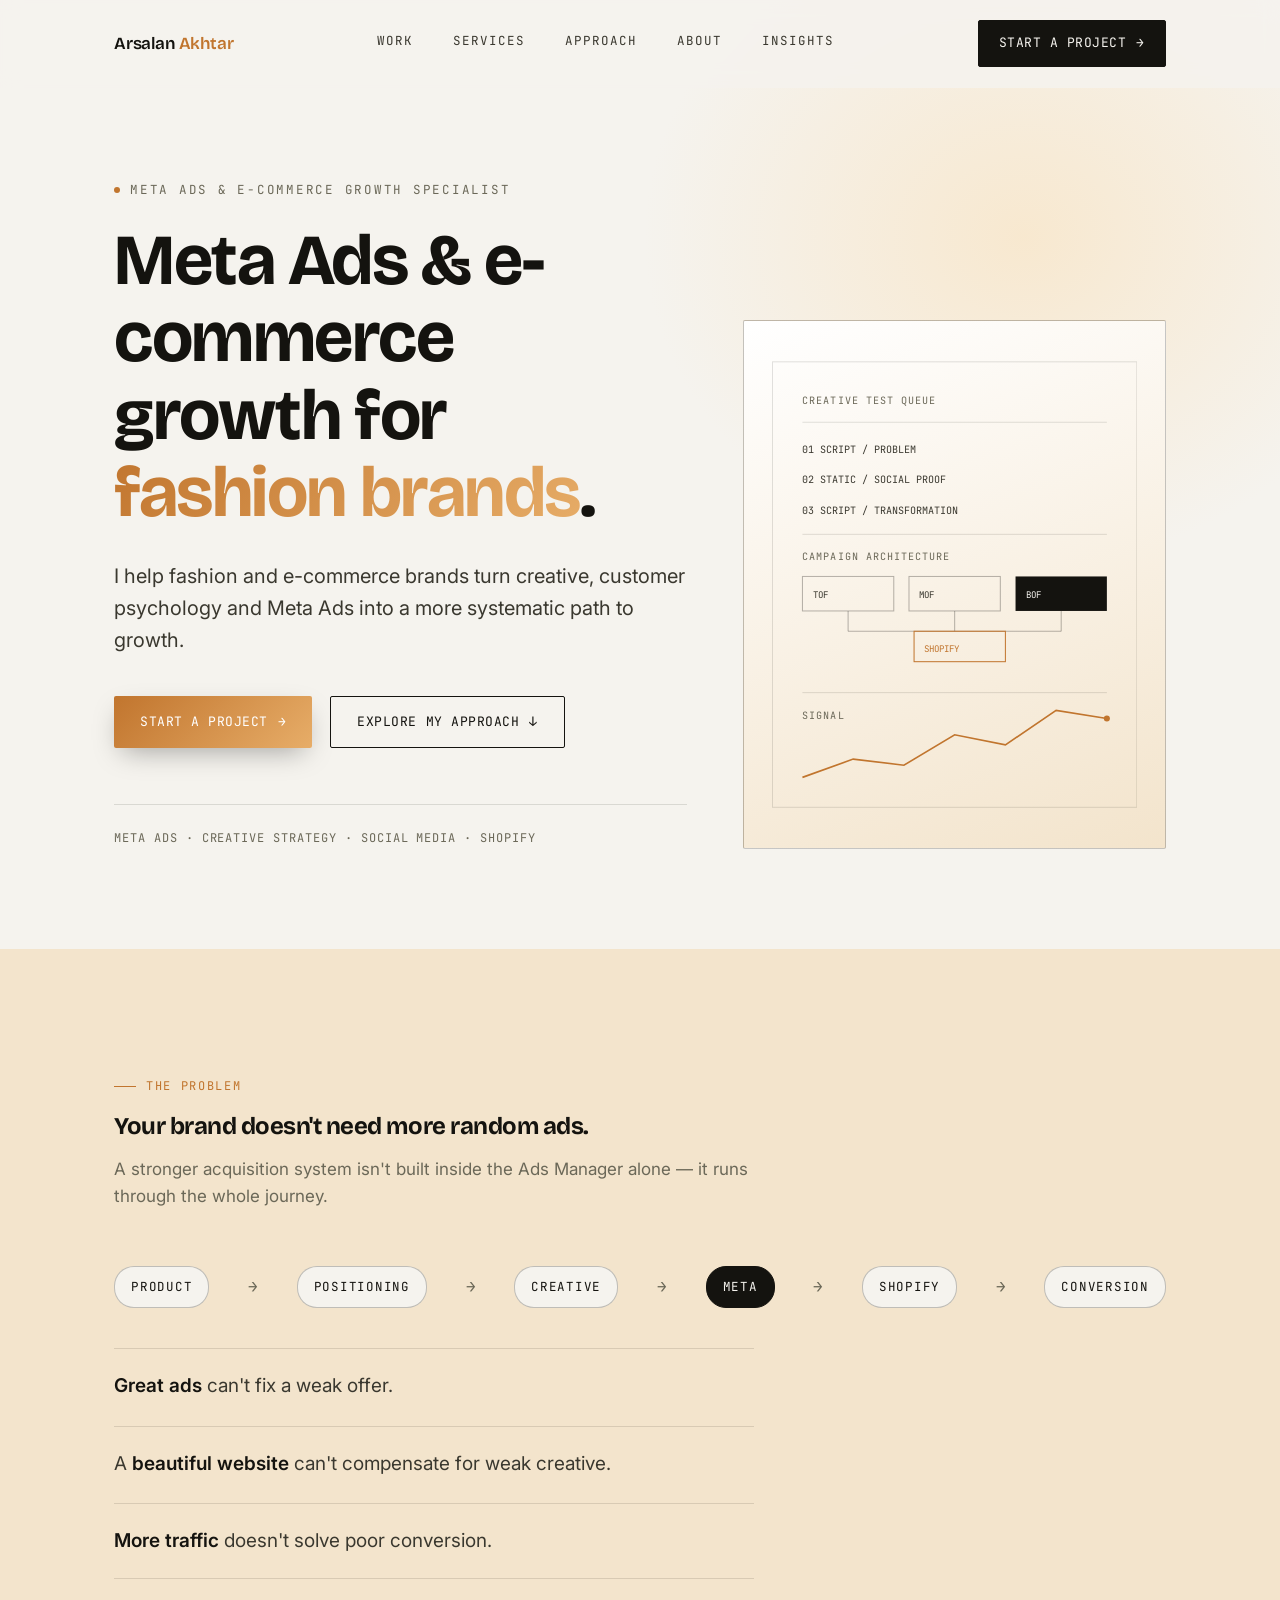
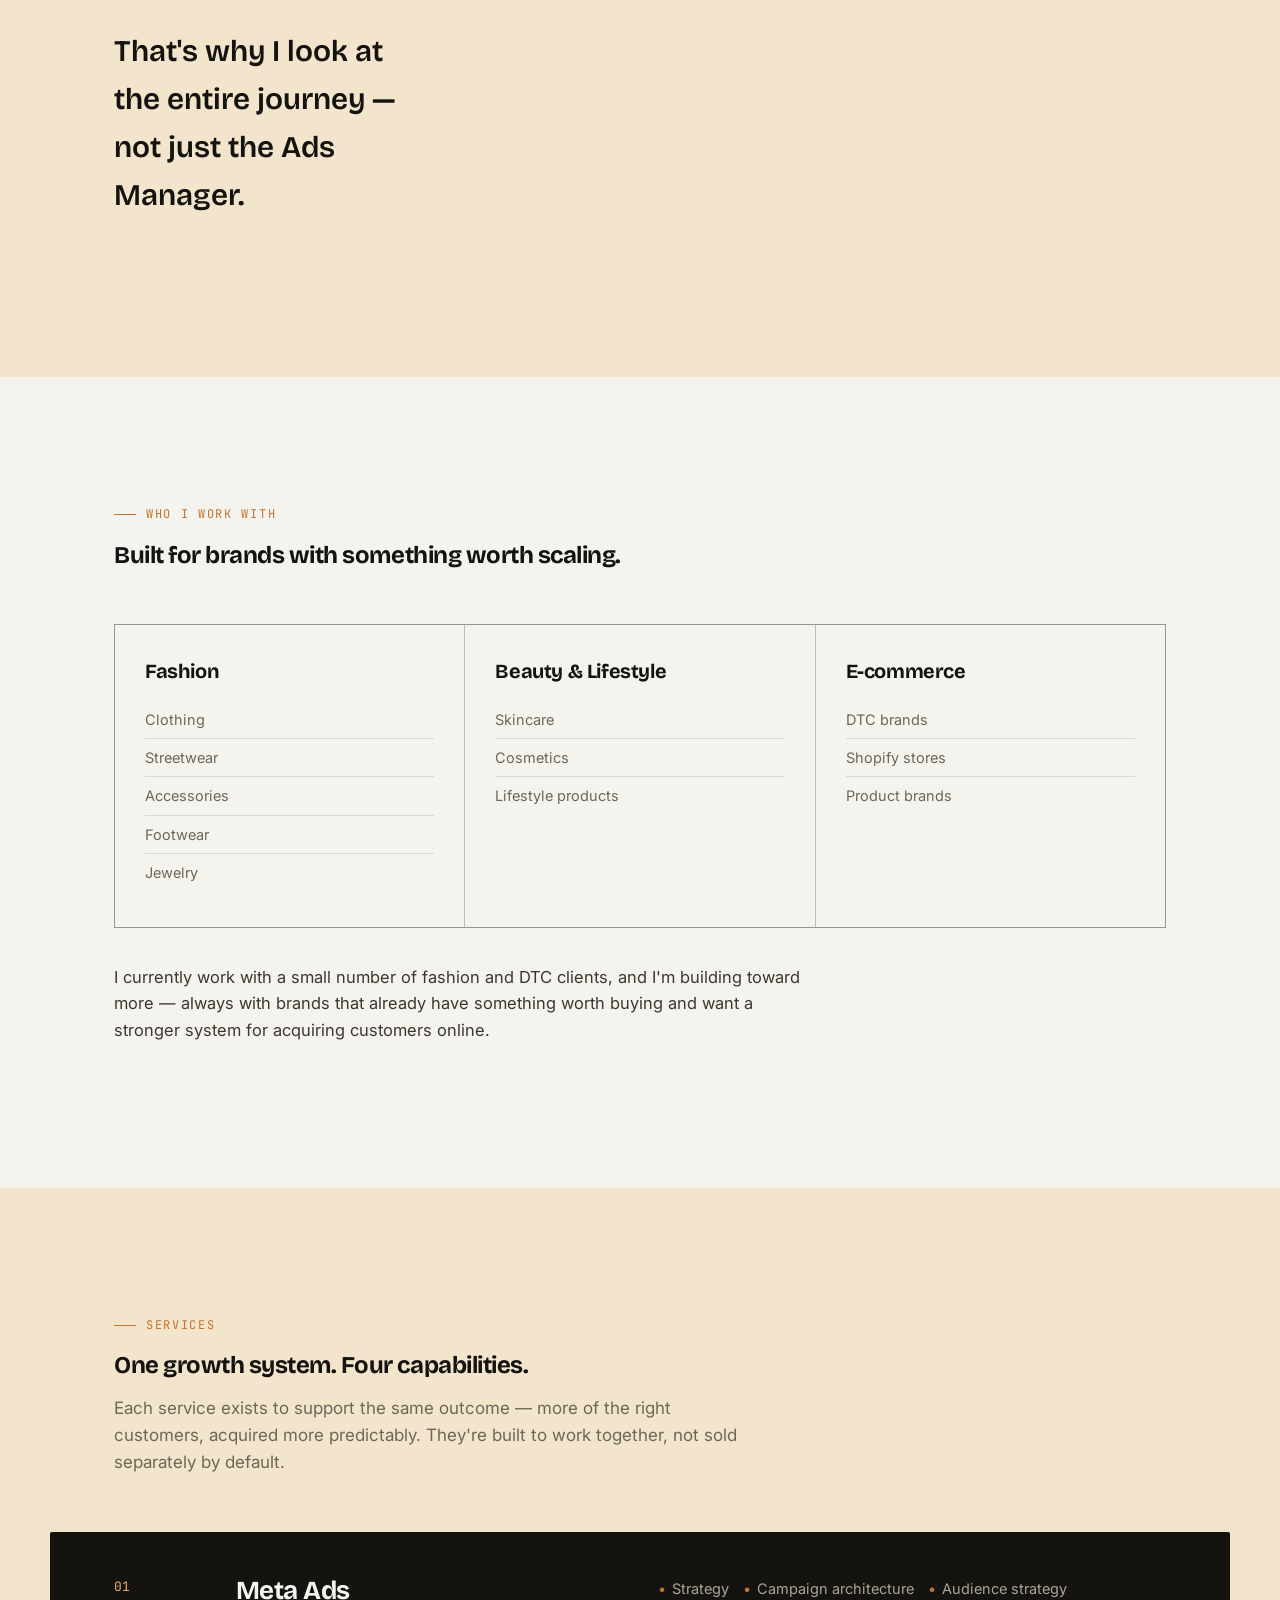
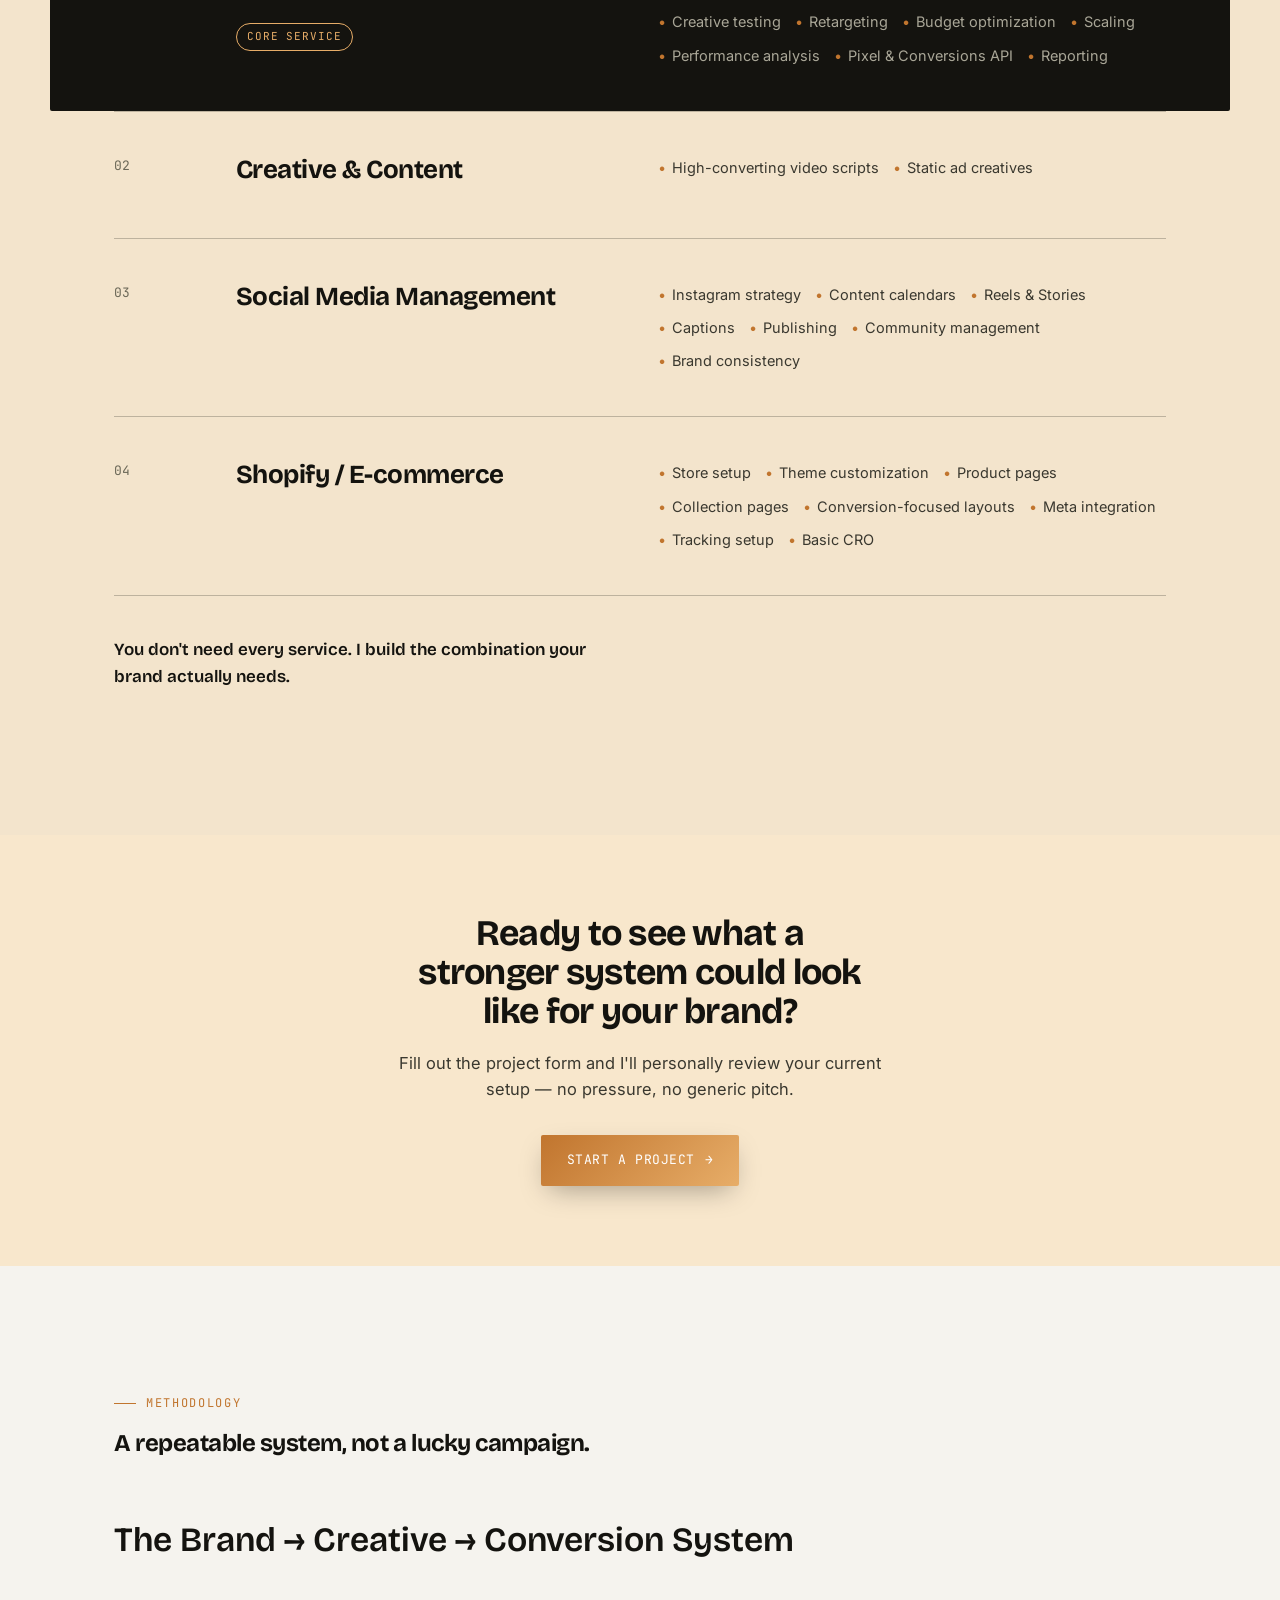
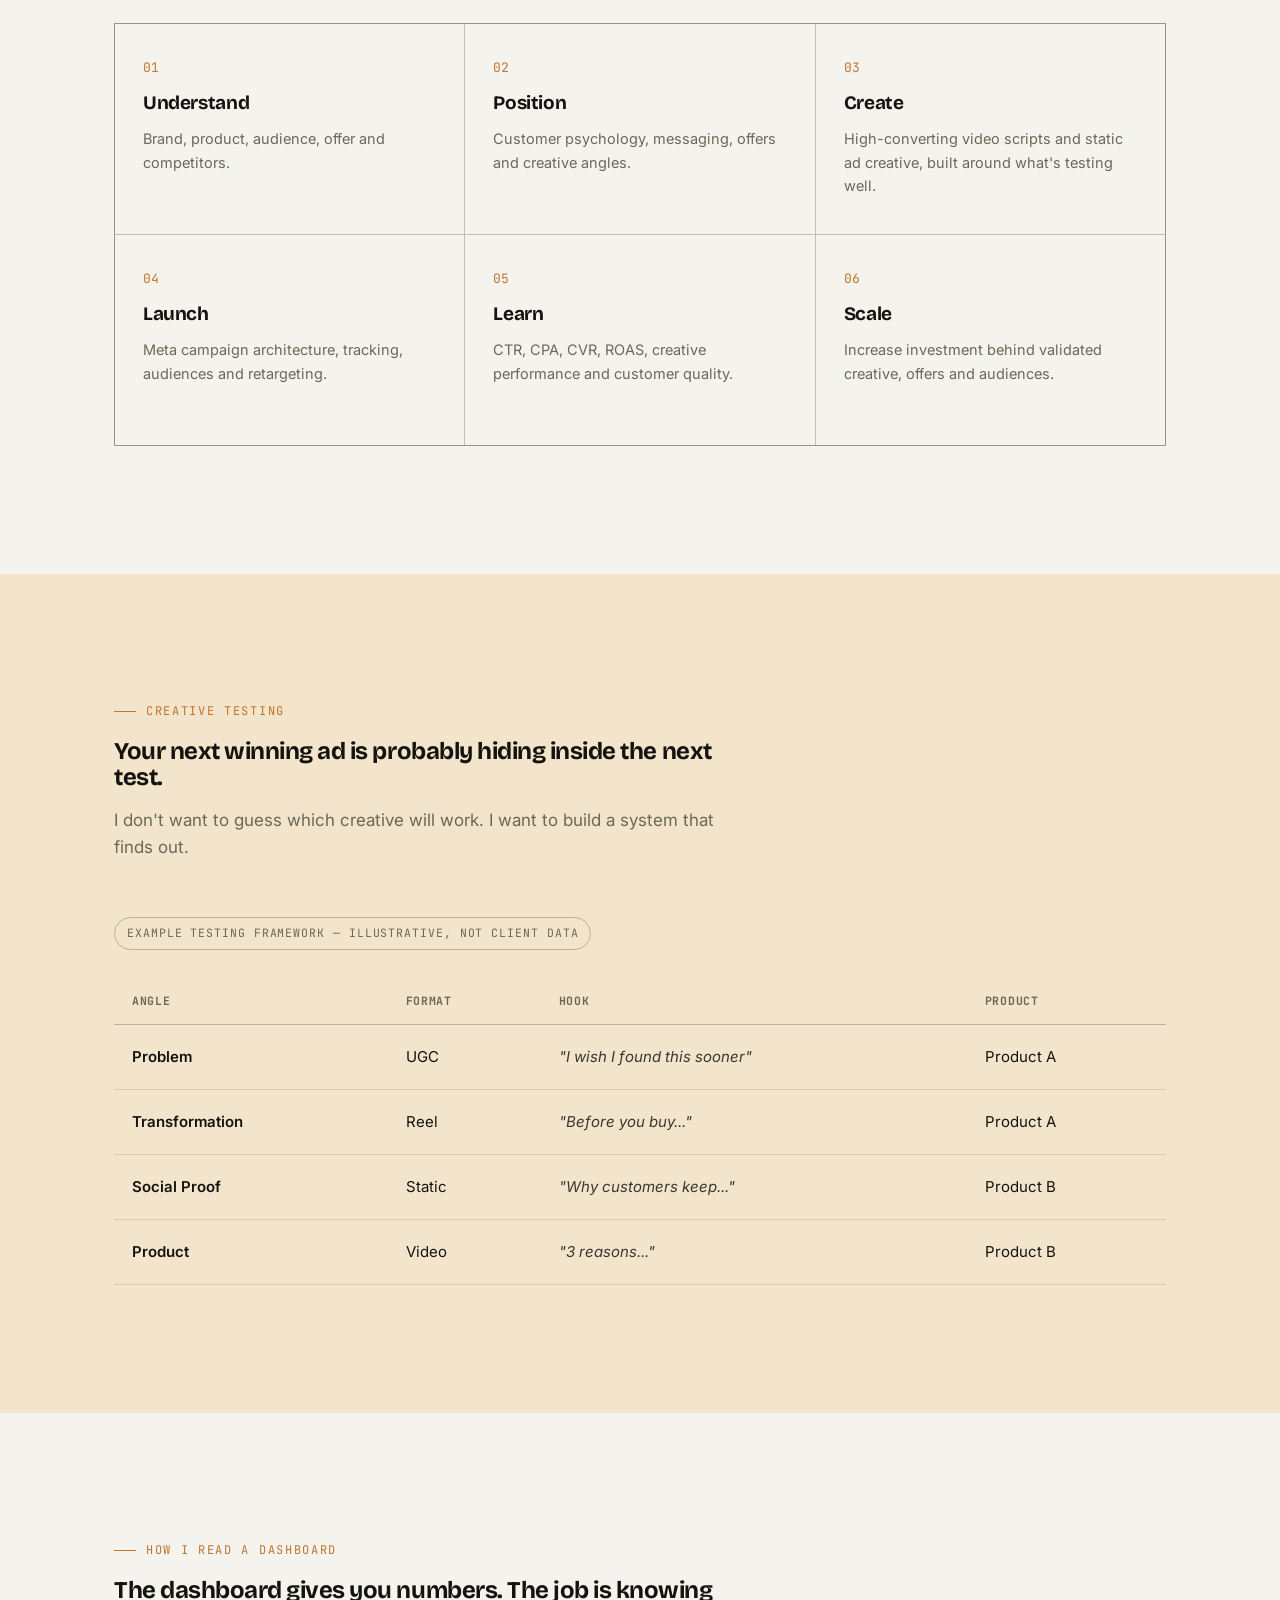
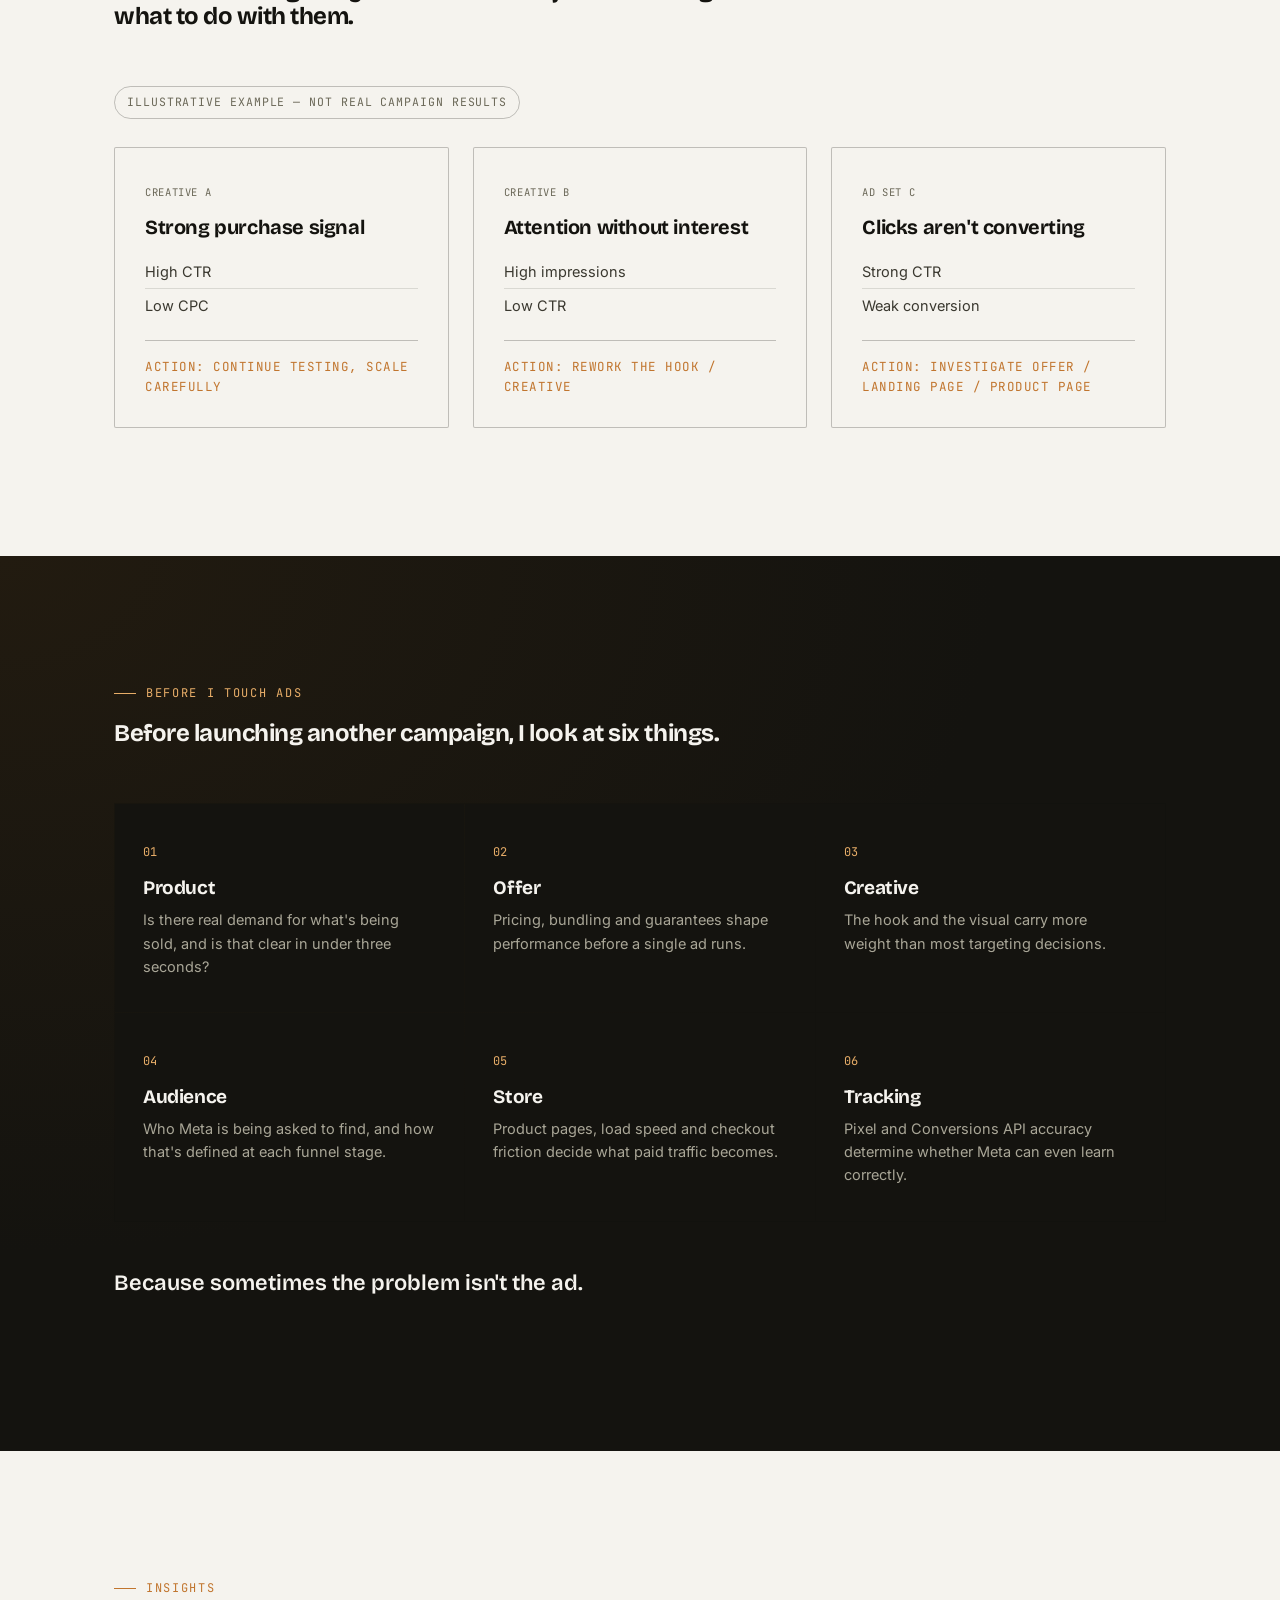
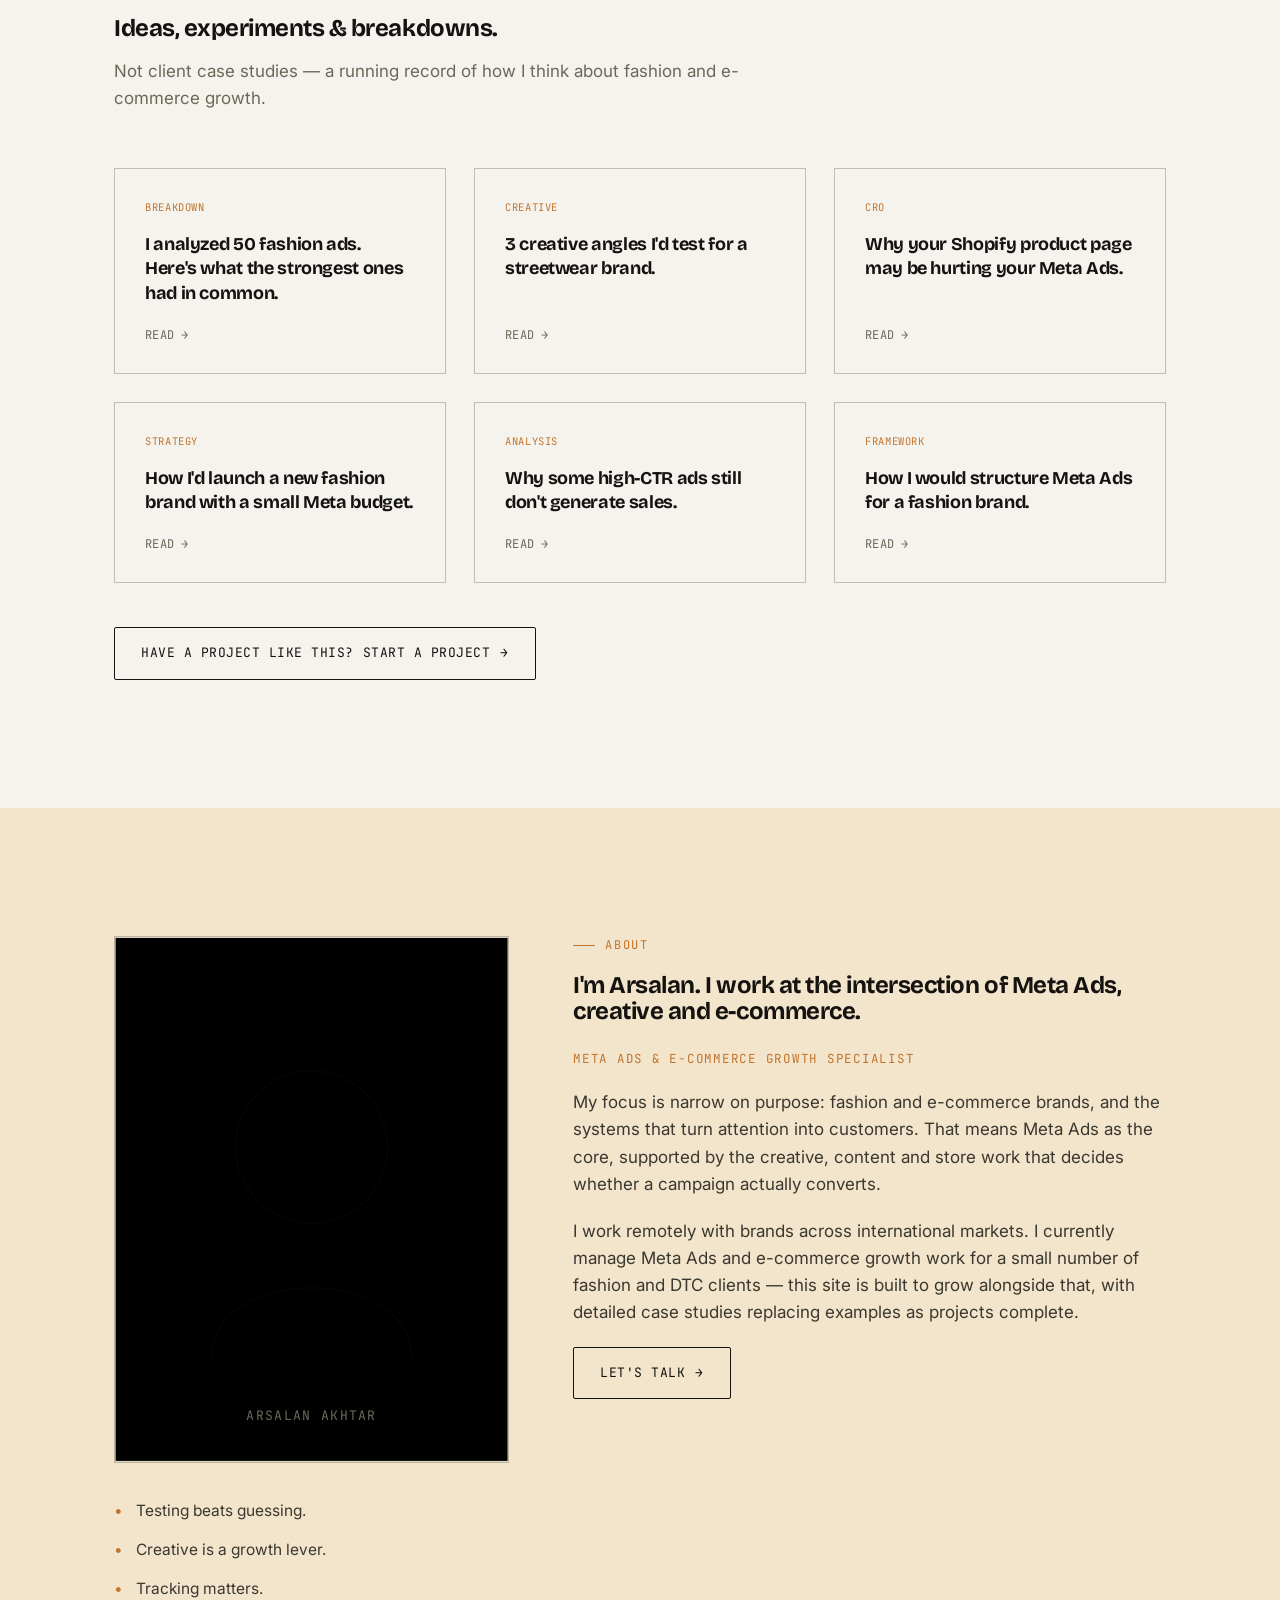
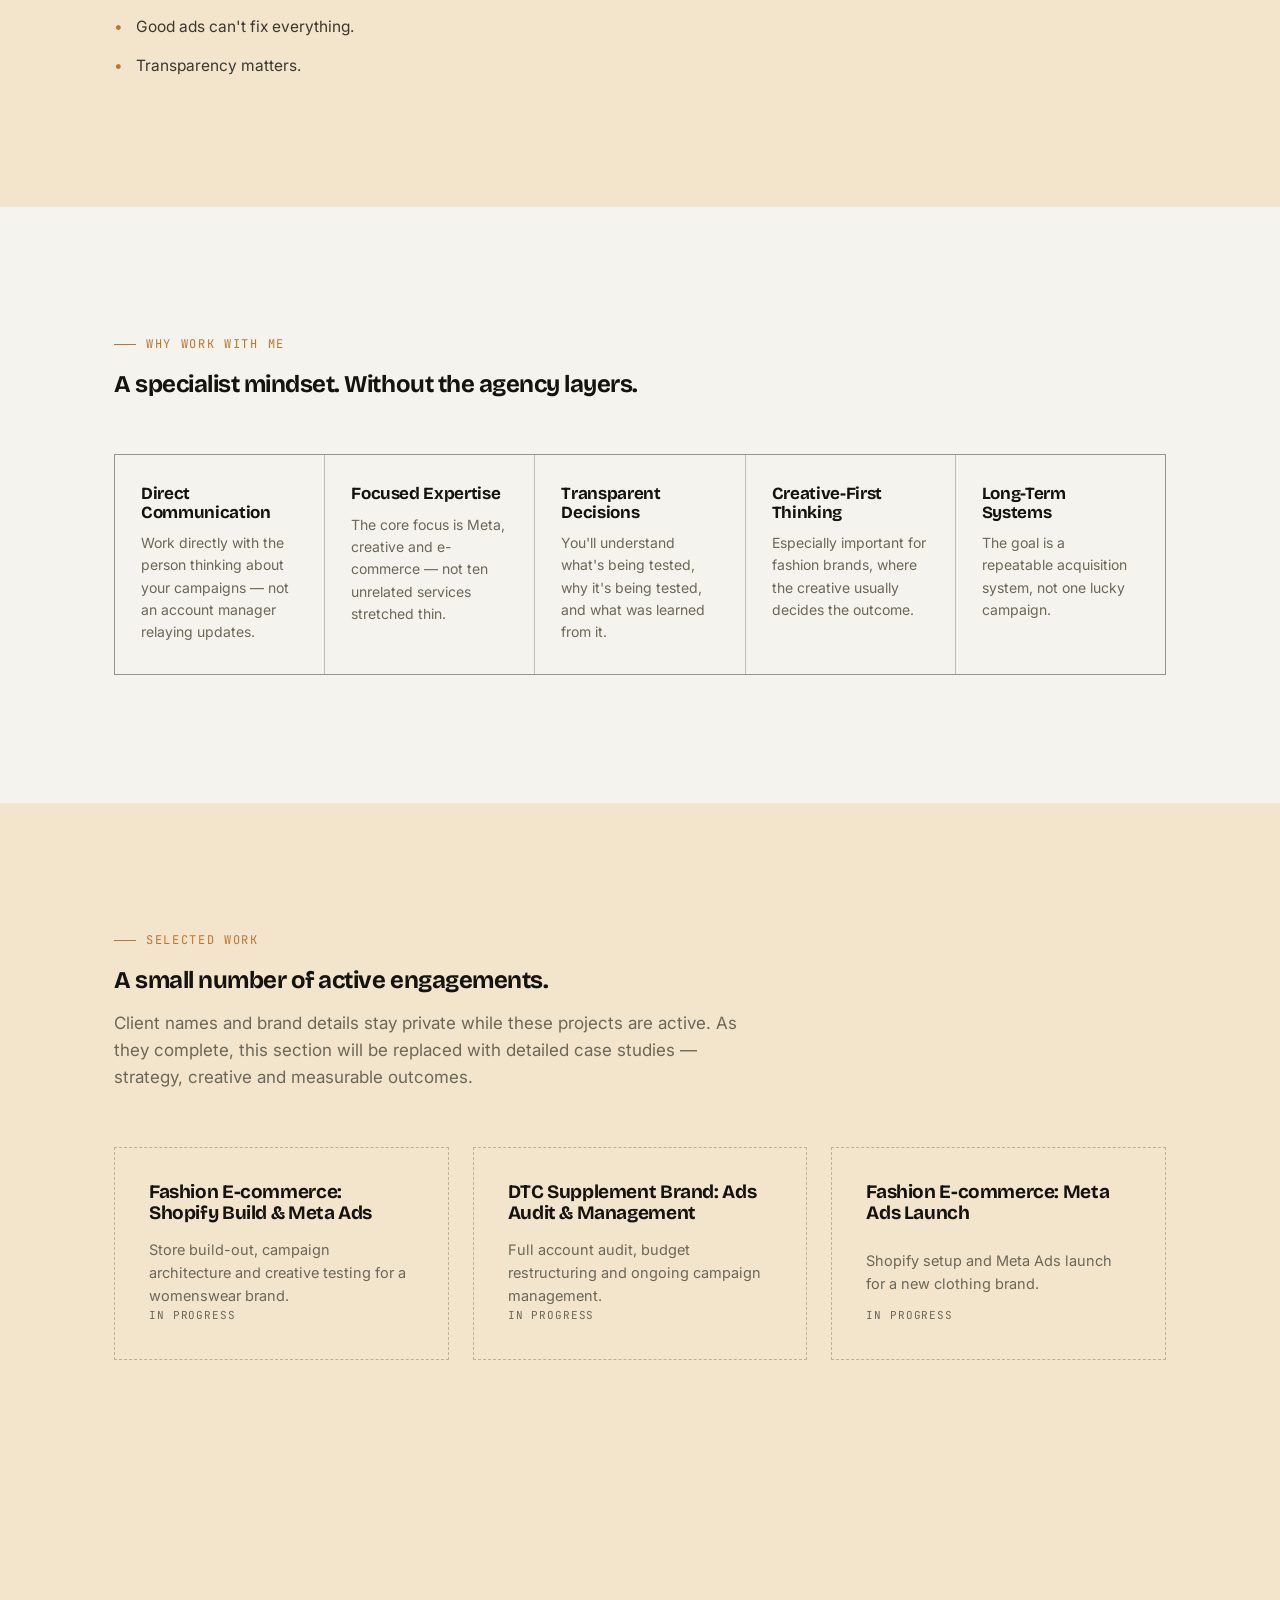
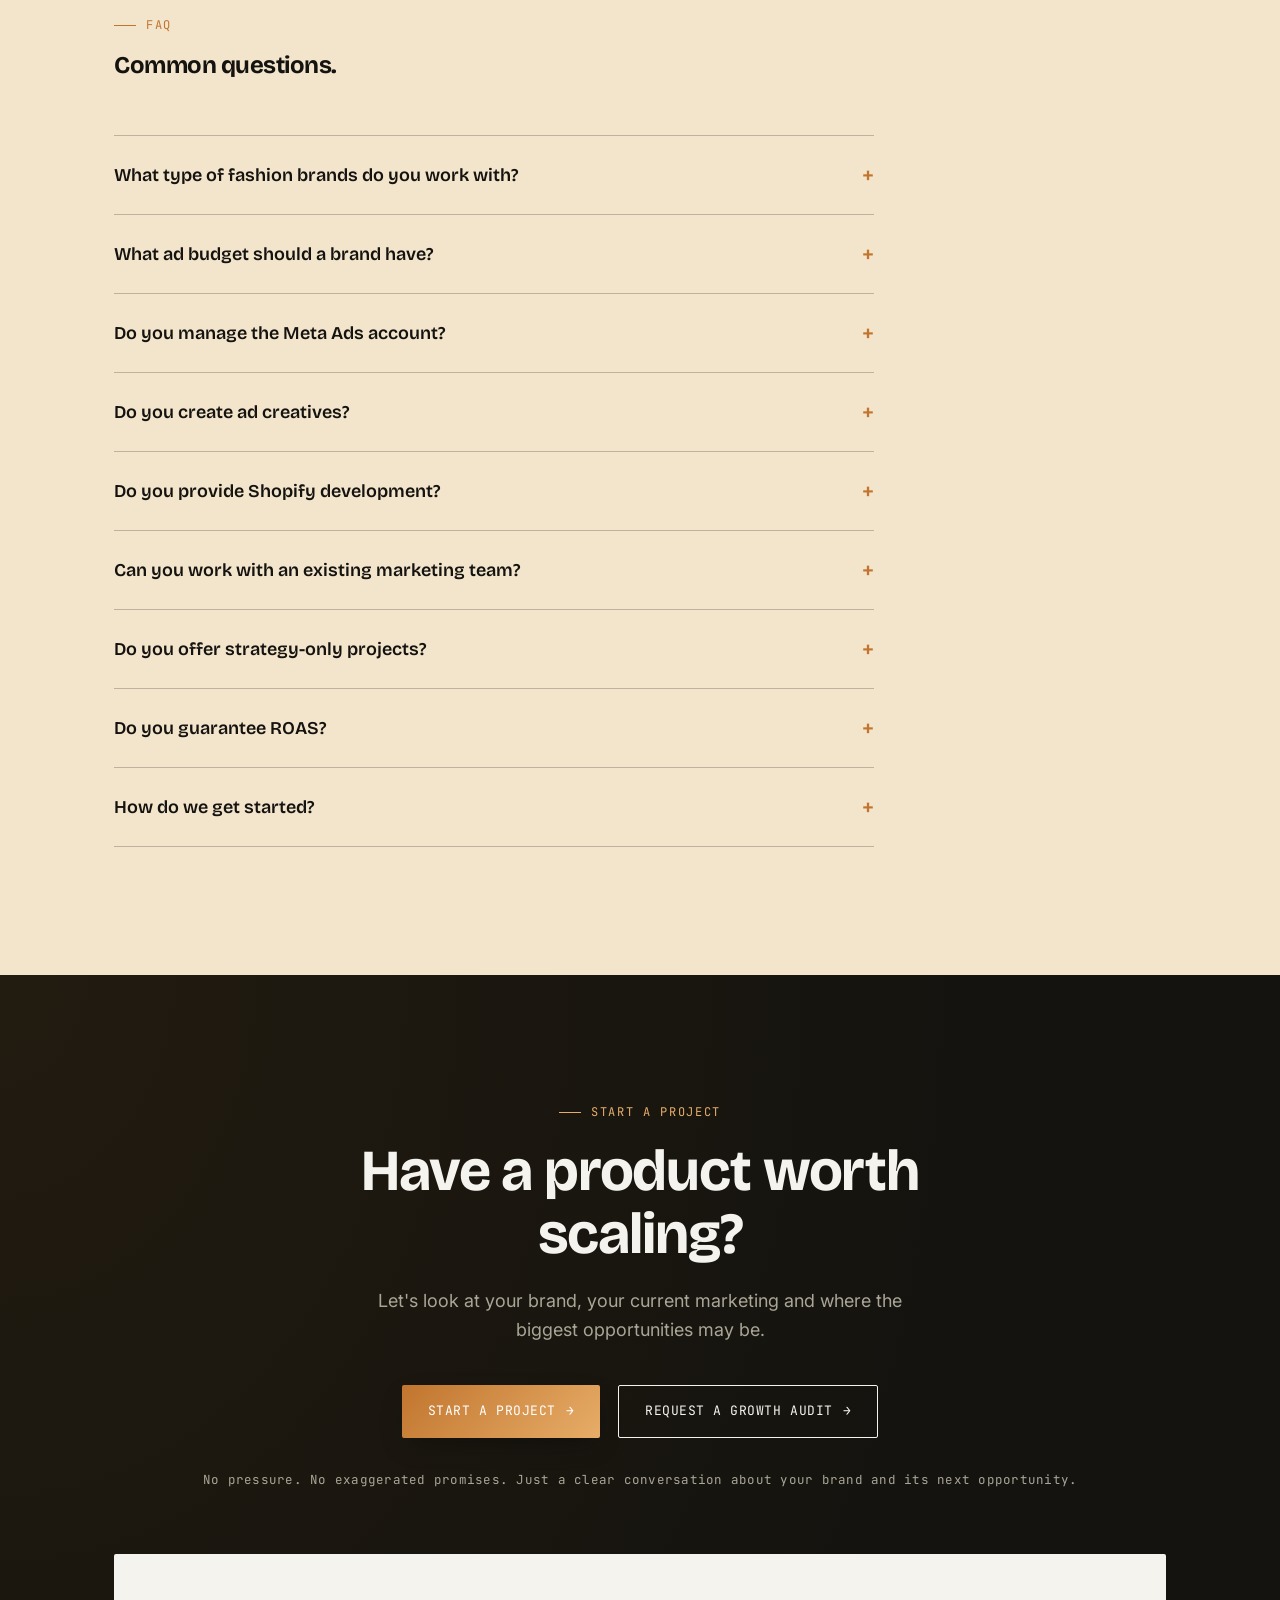
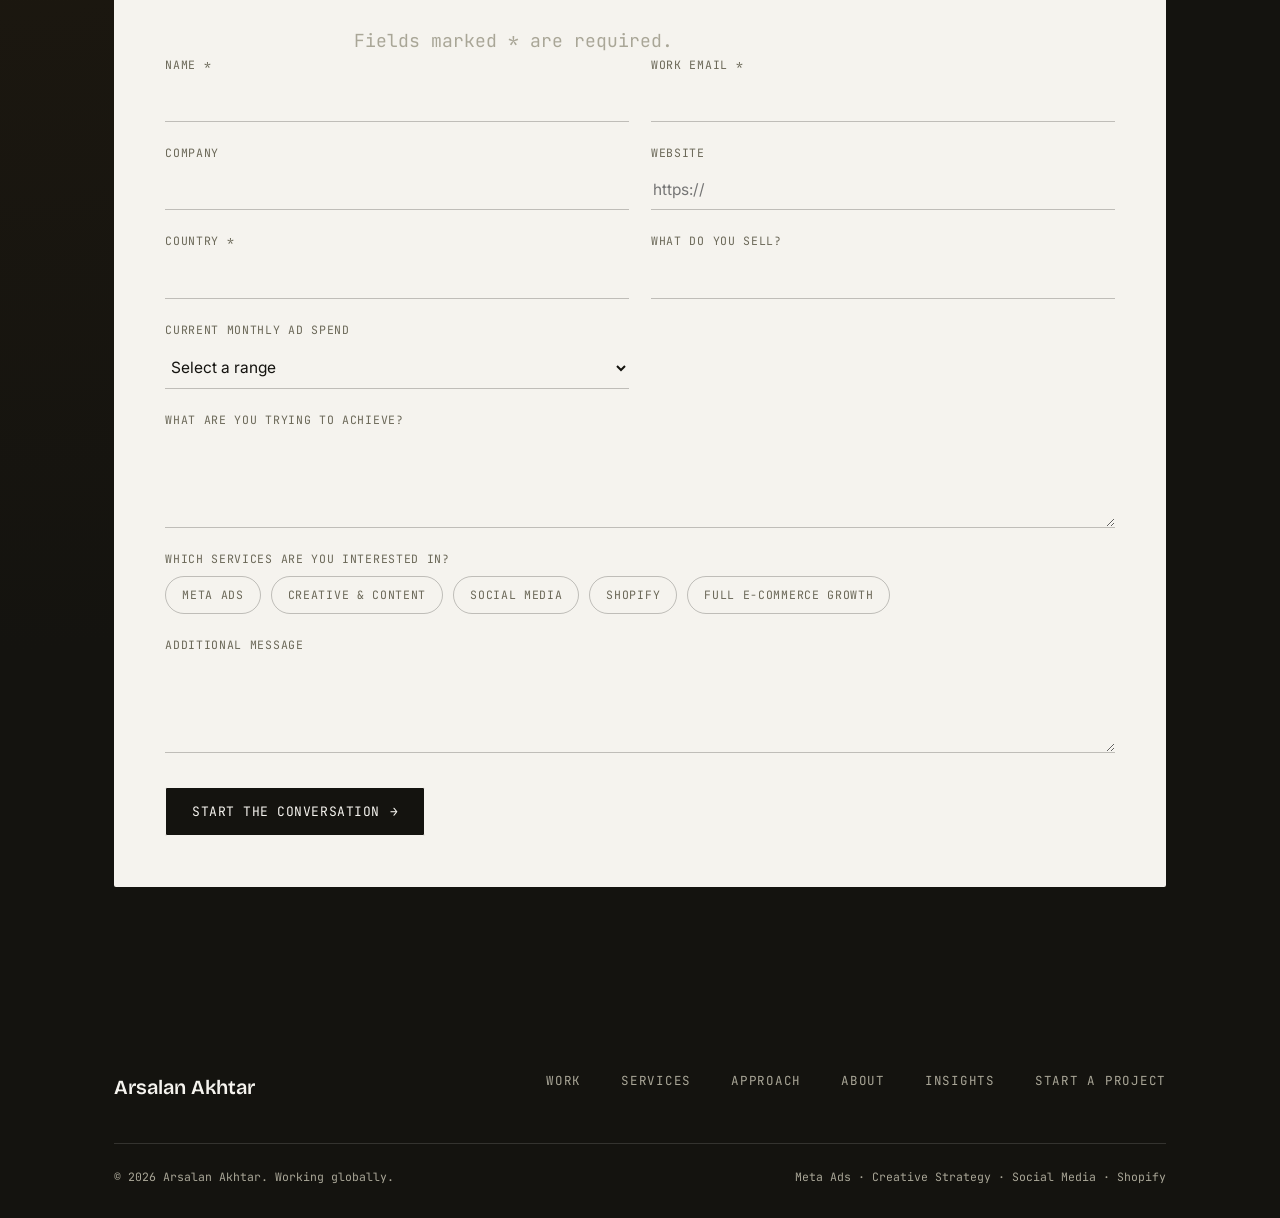
<file: index.html>
<!DOCTYPE html>
<html lang="en">
<head>
<meta charset="UTF-8">
<meta name="viewport" content="width=device-width, initial-scale=1.0">
<title>Arsalan Akhtar: Meta Ads &amp; E-commerce Growth for Fashion Brands</title>
<meta name="description" content="I help fashion and e-commerce brands turn creative, customer psychology and Meta Ads into a more systematic path to growth. Meta Ads, creative strategy, content and Shopify — as one connected system.">
<link rel="canonical" href="https://arsalanakhtar.com/">

<!-- Open Graph -->
<meta property="og:type" content="website">
<meta property="og:title" content="Arsalan Akhtar: Meta Ads & E-commerce Growth for Fashion Brands">
<meta property="og:description" content="Meta Ads, creative strategy, content and Shopify — built as one connected growth system for fashion and e-commerce brands, working globally.">
<meta property="og:url" content="https://arsalanakhtar.com/">
<meta property="og:site_name" content="Arsalan Akhtar">
<meta name="twitter:card" content="summary_large_image">
<meta name="twitter:title" content="Arsalan Akhtar: Meta Ads & E-commerce Growth for Fashion Brands">
<meta name="twitter:description" content="I help fashion and e-commerce brands turn creative, customer psychology and Meta Ads into a more systematic path to growth.">

<link rel="preconnect" href="https://fonts.googleapis.com">
<link rel="preconnect" href="https://fonts.gstatic.com" crossorigin>
<link href="https://fonts.googleapis.com/css2?family=Bricolage+Grotesque:opsz,wght@12..96,400..800&family=Inter:wght@400;500;600&family=JetBrains+Mono:wght@400;500&display=swap" rel="stylesheet">
<link rel="stylesheet" href="styles.css">

<script type="application/ld+json">
{
  "@context": "https://schema.org",
  "@type": "ProfessionalService",
  "name": "Arsalan Akhtar: Meta Ads & E-commerce Growth",
  "url": "https://arsalanakhtar.com/",
  "description": "Meta Ads, creative strategy, content and Shopify growth for fashion and e-commerce brands.",
  "areaServed": ["US","GB","CA","AU","AE"],
  "founder": { "@type": "Person", "name": "Arsalan Akhtar" }
}
</script>
</head>
<body>

<!-- ============ NAV ============ -->
<header class="nav">
  <div class="wrap nav-inner">
    <a href="#top" class="logo">Arsalan <span>Akhtar</span></a>
    <nav class="nav-links">
      <a href="#work">Work</a>
      <a href="#services">Services</a>
      <a href="#approach">Approach</a>
      <a href="#about">About</a>
      <a href="#insights">Insights</a>
    </nav>
    <div class="nav-cta">
      <a href="#contact" class="btn btn-primary">Start a Project <span class="btn-arrow">→</span></a>
      <button class="nav-toggle" aria-label="Open menu"><span></span><span></span><span></span></button>
    </div>
  </div>
</header>

<div class="mobile-menu">
  <a href="#work">Work</a>
  <a href="#services">Services</a>
  <a href="#approach">Approach</a>
  <a href="#about">About</a>
  <a href="#insights">Insights</a>
  <a href="#contact" class="btn btn-primary">Start a Project →</a>
</div>

<main id="top">

  <!-- ============ 01 HERO ============ -->
  <section class="hero">
    <div class="wrap hero-grid">
      <div>
        <div class="hero-kicker"><span class="dot"></span>Meta Ads &amp; E-commerce Growth Specialist</div>
        <h1>Meta Ads &amp; e-commerce growth for <em>fashion brands</em>.</h1>
        <p class="hero-sub">I help fashion and e-commerce brands turn creative, customer psychology and Meta Ads into a more systematic path to growth.</p>
        <div class="hero-cta-row">
          <a href="#contact" class="btn btn-glow">Start a Project <span class="btn-arrow">→</span></a>
          <a href="#approach" class="btn btn-ghost">Explore My Approach <span class="btn-arrow">↓</span></a>
        </div>
        <div class="hero-trustline">Meta Ads · Creative Strategy · Social Media · Shopify</div>
      </div>
      <div class="hero-visual reveal">
        <svg viewBox="0 0 360 440" fill="none" xmlns="http://www.w3.org/2000/svg">
          <rect x="0.5" y="0.5" width="359" height="439" stroke="#14130F" stroke-opacity="0.12"/>
          <line x1="30" y1="60" x2="330" y2="60" stroke="#14130F" stroke-opacity="0.12"/>
          <text x="30" y="42" font-family="JetBrains Mono" font-size="10" letter-spacing="1" fill="#6B6858">CREATIVE TEST QUEUE</text>
          <g font-family="JetBrains Mono" font-size="10" fill="#3A382F">
            <text x="30" y="90">01 SCRIPT / PROBLEM</text>
            <text x="30" y="120">02 STATIC / SOCIAL PROOF</text>
            <text x="30" y="150">03 SCRIPT / TRANSFORMATION</text>
          </g>
          <rect x="30" y="170" width="300" height="1" fill="#14130F" fill-opacity="0.12"/>
          <text x="30" y="196" font-family="JetBrains Mono" font-size="10" letter-spacing="1" fill="#6B6858">CAMPAIGN ARCHITECTURE</text>
          <rect x="30" y="212" width="90" height="34" stroke="#14130F" stroke-opacity="0.3"/>
          <text x="40" y="233" font-family="JetBrains Mono" font-size="9" fill="#3A382F">TOF</text>
          <rect x="135" y="212" width="90" height="34" stroke="#14130F" stroke-opacity="0.3"/>
          <text x="145" y="233" font-family="JetBrains Mono" font-size="9" fill="#3A382F">MOF</text>
          <rect x="240" y="212" width="90" height="34" fill="#14130F"/>
          <text x="250" y="233" font-family="JetBrains Mono" font-size="9" fill="#F5F3EE">BOF</text>
          <line x1="75" y1="246" x2="75" y2="266" stroke="#14130F" stroke-opacity="0.3"/>
          <line x1="180" y1="246" x2="180" y2="266" stroke="#14130F" stroke-opacity="0.3"/>
          <line x1="285" y1="246" x2="285" y2="266" stroke="#14130F" stroke-opacity="0.3"/>
          <line x1="75" y1="266" x2="285" y2="266" stroke="#14130F" stroke-opacity="0.3"/>
          <rect x="140" y="266" width="90" height="30" stroke="#C1752E"/>
          <text x="150" y="286" font-family="JetBrains Mono" font-size="9" fill="#C1752E">SHOPIFY</text>
          <rect x="30" y="326" width="300" height="1" fill="#14130F" fill-opacity="0.12"/>
          <text x="30" y="352" font-family="JetBrains Mono" font-size="10" letter-spacing="1" fill="#6B6858">SIGNAL</text>
          <polyline points="30,410 80,392 130,398 180,368 230,378 280,344 330,352" stroke="#C1752E" stroke-width="1.6" fill="none"/>
          <circle cx="330" cy="352" r="3" fill="#C1752E"/>
        </svg>
      </div>
    </div>
  </section>

  <!-- ============ 02 POSITIONING / PROBLEM ============ -->
  <section class="section section-alt" id="problem">
    <div class="wrap">
      <div class="section-head reveal">
        <span class="eyebrow">The Problem</span>
        <h2>Your brand doesn't need more random ads.</h2>
        <p>A stronger acquisition system isn't built inside the Ads Manager alone — it runs through the whole journey.</p>
      </div>

      <div class="flow reveal">
        <span class="flow-node">Product</span><span class="flow-arrow">→</span>
        <span class="flow-node">Positioning</span><span class="flow-arrow">→</span>
        <span class="flow-node">Creative</span><span class="flow-arrow">→</span>
        <span class="flow-node is-accent">Meta</span><span class="flow-arrow">→</span>
        <span class="flow-node">Shopify</span><span class="flow-arrow">→</span>
        <span class="flow-node">Conversion</span>
      </div>

      <div class="problem-lines reveal">
        <div class="problem-line"><strong>Great ads</strong> can't fix a weak offer.</div>
        <div class="problem-line">A <strong>beautiful website</strong> can't compensate for weak creative.</div>
        <div class="problem-line"><strong>More traffic</strong> doesn't solve poor conversion.</div>
      </div>

      <p class="problem-close reveal">That's why I look at the entire journey — not just the Ads Manager.</p>
    </div>
  </section>

  <!-- ============ 03 WHO I WORK WITH ============ -->
  <section class="section" id="work">
    <div class="wrap">
      <div class="section-head reveal">
        <span class="eyebrow">Who I Work With</span>
        <h2>Built for brands with something worth scaling.</h2>
      </div>

      <div class="cat-grid reveal">
        <div class="cat-card">
          <h3>Fashion</h3>
          <ul>
            <li>Clothing</li><li>Streetwear</li><li>Accessories</li><li>Footwear</li><li>Jewelry</li>
          </ul>
        </div>
        <div class="cat-card">
          <h3>Beauty &amp; Lifestyle</h3>
          <ul>
            <li>Skincare</li><li>Cosmetics</li><li>Lifestyle products</li>
          </ul>
        </div>
        <div class="cat-card">
          <h3>E-commerce</h3>
          <ul>
            <li>DTC brands</li><li>Shopify stores</li><li>Product brands</li>
          </ul>
        </div>
      </div>
      <p class="cat-note reveal">I currently work with a small number of fashion and DTC clients, and I'm building toward more — always with brands that already have something worth buying and want a stronger system for acquiring customers online.</p>
    </div>
  </section>

  <!-- ============ 04 SERVICES ============ -->
  <section class="section section-alt" id="services">
    <div class="wrap">
      <div class="section-head reveal">
        <span class="eyebrow">Services</span>
        <h2>One growth system. Four capabilities.</h2>
        <p>Each service exists to support the same outcome — more of the right customers, acquired more predictably. They're built to work together, not sold separately by default.</p>
      </div>

      <div class="reveal">
        <div class="service-row is-primary">
          <div class="service-index">01</div>
          <div class="service-title">
            <h3>Meta Ads</h3>
            <span class="service-tag">Core service</span>
          </div>
          <div class="service-list">
            <span>Strategy</span><span>Campaign architecture</span><span>Audience strategy</span>
            <span>Creative testing</span><span>Retargeting</span><span>Budget optimization</span>
            <span>Scaling</span><span>Performance analysis</span><span>Pixel &amp; Conversions API</span><span>Reporting</span>
          </div>
        </div>

        <div class="service-row">
          <div class="service-index">02</div>
          <div class="service-title"><h3>Creative &amp; Content</h3></div>
          <div class="service-list">
            <span>High-converting video scripts</span><span>Static ad creatives</span>
          </div>
        </div>

        <div class="service-row">
          <div class="service-index">03</div>
          <div class="service-title"><h3>Social Media Management</h3></div>
          <div class="service-list">
            <span>Instagram strategy</span><span>Content calendars</span><span>Reels &amp; Stories</span>
            <span>Captions</span><span>Publishing</span><span>Community management</span><span>Brand consistency</span>
          </div>
        </div>

        <div class="service-row">
          <div class="service-index">04</div>
          <div class="service-title"><h3>Shopify / E-commerce</h3></div>
          <div class="service-list">
            <span>Store setup</span><span>Theme customization</span><span>Product pages</span>
            <span>Collection pages</span><span>Conversion-focused layouts</span><span>Meta integration</span>
            <span>Tracking setup</span><span>Basic CRO</span>
          </div>
        </div>
      </div>

      <p class="services-note reveal">You don't need every service. I build the combination your brand actually needs.</p>
    </div>
  </section>

  <!-- ============ CTA BANNER ============ -->
  <section class="cta-banner">
    <div class="wrap">
      <h3 class="reveal">Ready to see what a stronger system could look like for your brand?</h3>
      <p class="reveal">Fill out the project form and I'll personally review your current setup — no pressure, no generic pitch.</p>
      <a href="#contact" class="btn btn-glow reveal">Start a Project <span class="btn-arrow">→</span></a>
    </div>
  </section>

  <!-- ============ 05 METHODOLOGY ============ -->
  <section class="section" id="approach">
    <div class="wrap">
      <div class="section-head reveal">
        <span class="eyebrow">Methodology</span>
        <h2>A repeatable system, not a lucky campaign.</h2>
      </div>
      <div class="method-name reveal">The Brand → Creative → Conversion System</div>

      <div class="method-grid reveal">
        <div class="method-card">
          <span class="method-num">01</span>
          <h4>Understand</h4>
          <p>Brand, product, audience, offer and competitors.</p>
        </div>
        <div class="method-card">
          <span class="method-num">02</span>
          <h4>Position</h4>
          <p>Customer psychology, messaging, offers and creative angles.</p>
        </div>
        <div class="method-card">
          <span class="method-num">03</span>
          <h4>Create</h4>
          <p>High-converting video scripts and static ad creative, built around what's testing well.</p>
        </div>
        <div class="method-card">
          <span class="method-num">04</span>
          <h4>Launch</h4>
          <p>Meta campaign architecture, tracking, audiences and retargeting.</p>
        </div>
        <div class="method-card">
          <span class="method-num">05</span>
          <h4>Learn</h4>
          <p>CTR, CPA, CVR, ROAS, creative performance and customer quality.</p>
        </div>
        <div class="method-card">
          <span class="method-num">06</span>
          <h4>Scale</h4>
          <p>Increase investment behind validated creative, offers and audiences.</p>
        </div>
      </div>
    </div>
  </section>

  <!-- ============ 06 CREATIVE TESTING ============ -->
  <section class="section section-alt" id="testing">
    <div class="wrap">
      <div class="section-head reveal">
        <span class="eyebrow">Creative Testing</span>
        <h2>Your next winning ad is probably hiding inside the next test.</h2>
        <p>I don't want to guess which creative will work. I want to build a system that finds out.</p>
      </div>

      <span class="matrix-label reveal">Example testing framework — illustrative, not client data</span>

      <div class="reveal">
        <table class="matrix">
          <thead>
            <tr><th>Angle</th><th>Format</th><th>Hook</th><th>Product</th></tr>
          </thead>
          <tbody>
            <tr><td>Problem</td><td>UGC</td><td class="hook-cell">"I wish I found this sooner"</td><td>Product A</td></tr>
            <tr><td>Transformation</td><td>Reel</td><td class="hook-cell">"Before you buy..."</td><td>Product A</td></tr>
            <tr><td>Social Proof</td><td>Static</td><td class="hook-cell">"Why customers keep..."</td><td>Product B</td></tr>
            <tr><td>Product</td><td>Video</td><td class="hook-cell">"3 reasons..."</td><td>Product B</td></tr>
          </tbody>
        </table>

        <div class="matrix-cards">
          <div class="matrix-card"><div class="mc-top"><span>Problem · UGC</span><span>Product A</span></div><div class="mc-hook">"I wish I found this sooner"</div></div>
          <div class="matrix-card"><div class="mc-top"><span>Transformation · Reel</span><span>Product A</span></div><div class="mc-hook">"Before you buy..."</div></div>
          <div class="matrix-card"><div class="mc-top"><span>Social Proof · Static</span><span>Product B</span></div><div class="mc-hook">"Why customers keep..."</div></div>
          <div class="matrix-card"><div class="mc-top"><span>Product · Video</span><span>Product B</span></div><div class="mc-hook">"3 reasons..."</div></div>
        </div>
      </div>
    </div>
  </section>

  <!-- ============ 07 ADS THINKING ============ -->
  <section class="section">
    <div class="wrap">
      <div class="section-head reveal">
        <span class="eyebrow">How I Read a Dashboard</span>
        <h2>The dashboard gives you numbers. The job is knowing what to do with them.</h2>
      </div>
      <span class="matrix-label reveal">Illustrative example — not real campaign results</span>

      <div class="think-grid reveal">
        <div class="think-card">
          <span class="metric-tag">Creative A</span>
          <h4>Strong purchase signal</h4>
          <div class="think-signal">High CTR</div>
          <div class="think-signal">Low CPC</div>
          <div class="think-action">Action: continue testing, scale carefully</div>
        </div>
        <div class="think-card">
          <span class="metric-tag">Creative B</span>
          <h4>Attention without interest</h4>
          <div class="think-signal">High impressions</div>
          <div class="think-signal">Low CTR</div>
          <div class="think-action">Action: rework the hook / creative</div>
        </div>
        <div class="think-card">
          <span class="metric-tag">Ad Set C</span>
          <h4>Clicks aren't converting</h4>
          <div class="think-signal">Strong CTR</div>
          <div class="think-signal">Weak conversion</div>
          <div class="think-action">Action: investigate offer / landing page / product page</div>
        </div>
      </div>
    </div>
  </section>

  <!-- ============ 08 SIX THINGS ============ -->
  <section class="section section-dark" id="foundations">
    <div class="wrap">
      <div class="section-head reveal">
        <span class="eyebrow">Before I Touch Ads</span>
        <h2>Before launching another campaign, I look at six things.</h2>
      </div>

      <div class="six-grid reveal">
        <div class="six-card"><span class="six-num">01</span><h4>Product</h4><p>Is there real demand for what's being sold, and is that clear in under three seconds?</p></div>
        <div class="six-card"><span class="six-num">02</span><h4>Offer</h4><p>Pricing, bundling and guarantees shape performance before a single ad runs.</p></div>
        <div class="six-card"><span class="six-num">03</span><h4>Creative</h4><p>The hook and the visual carry more weight than most targeting decisions.</p></div>
        <div class="six-card"><span class="six-num">04</span><h4>Audience</h4><p>Who Meta is being asked to find, and how that's defined at each funnel stage.</p></div>
        <div class="six-card"><span class="six-num">05</span><h4>Store</h4><p>Product pages, load speed and checkout friction decide what paid traffic becomes.</p></div>
        <div class="six-card"><span class="six-num">06</span><h4>Tracking</h4><p>Pixel and Conversions API accuracy determine whether Meta can even learn correctly.</p></div>
      </div>
      <p class="six-close reveal">Because sometimes the problem isn't the ad.</p>
    </div>
  </section>

  <!-- ============ 09 INSIGHTS ============ -->
  <section class="section" id="insights">
    <div class="wrap">
      <div class="section-head reveal">
        <span class="eyebrow">Insights</span>
        <h2>Ideas, experiments &amp; breakdowns.</h2>
        <p>Not client case studies — a running record of how I think about fashion and e-commerce growth.</p>
      </div>

      <div class="insight-grid reveal">
        <div class="insight-card" data-insight>
          <span class="insight-tag">Breakdown</span>
          <h4>I analyzed 50 fashion ads. Here's what the strongest ones had in common.</h4>
          <div class="insight-body">
            <p>The pattern isn't the product shot — it's the first two seconds. The strongest performers open on a problem or a transformation, not the product itself. Static or video, the hook decides whether the rest of the ad even gets watched.</p>
            <a href="#contact" class="insight-cta">Talk through this for your brand <span class="btn-arrow">→</span></a>
          </div>
          <button class="insight-read" type="button" aria-expanded="false">Read <span class="plus">→</span></button>
        </div>
        <div class="insight-card" data-insight>
          <span class="insight-tag">Creative</span>
          <h4>3 creative angles I'd test for a streetwear brand.</h4>
          <div class="insight-body">
            <p>A founder-story hook that leans into scarcity and drop culture. A styling/UGC angle showing the piece in three different fits. A social-proof angle built around how fast previous drops sold out. Three different reasons to buy, tested against each other.</p>
            <a href="#contact" class="insight-cta">Talk through this for your brand <span class="btn-arrow">→</span></a>
          </div>
          <button class="insight-read" type="button" aria-expanded="false">Read <span class="plus">→</span></button>
        </div>
        <div class="insight-card" data-insight>
          <span class="insight-tag">CRO</span>
          <h4>Why your Shopify product page may be hurting your Meta Ads.</h4>
          <div class="insight-body">
            <p>A high-converting ad can still lose the sale on a slow, cluttered product page. Missing size guides, no urgency, and checkout friction are the most common ways a strong campaign gets undone by the store it's sending traffic to.</p>
            <a href="#contact" class="insight-cta">Talk through this for your brand <span class="btn-arrow">→</span></a>
          </div>
          <button class="insight-read" type="button" aria-expanded="false">Read <span class="plus">→</span></button>
        </div>
        <div class="insight-card" data-insight>
          <span class="insight-tag">Strategy</span>
          <h4>How I'd launch a new fashion brand with a small Meta budget.</h4>
          <div class="insight-body">
            <p>Resist the urge to run five campaigns at once. One tightly-scoped campaign, two to three creative concepts, and a defined learning period — then scale only what's proven, rather than spreading thin across formats.</p>
            <a href="#contact" class="insight-cta">Talk through this for your brand <span class="btn-arrow">→</span></a>
          </div>
          <button class="insight-read" type="button" aria-expanded="false">Read <span class="plus">→</span></button>
        </div>
        <div class="insight-card" data-insight>
          <span class="insight-tag">Analysis</span>
          <h4>Why some high-CTR ads still don't generate sales.</h4>
          <div class="insight-body">
            <p>High CTR with low conversion usually points away from the ad and toward the landing experience — page speed, trust signals, or a mismatch between what the ad promised and what the product page actually delivers.</p>
            <a href="#contact" class="insight-cta">Talk through this for your brand <span class="btn-arrow">→</span></a>
          </div>
          <button class="insight-read" type="button" aria-expanded="false">Read <span class="plus">→</span></button>
        </div>
        <div class="insight-card" data-insight>
          <span class="insight-tag">Framework</span>
          <h4>How I would structure Meta Ads for a fashion brand.</h4>
          <div class="insight-body">
            <p>One top-of-funnel campaign built for reach and creative testing, a mid-funnel retargeting layer for engaged non-purchasers, and a bottom-funnel layer focused on cart abandoners and past customers.</p>
            <a href="#contact" class="insight-cta">Talk through this for your brand <span class="btn-arrow">→</span></a>
          </div>
          <button class="insight-read" type="button" aria-expanded="false">Read <span class="plus">→</span></button>
        </div>
      </div>
      <div style="margin-top:44px;" class="reveal"><a href="#contact" class="btn btn-ghost">Have a project like this? Start a Project <span class="btn-arrow">→</span></a></div>
    </div>
  </section>

  <!-- ============ 10 ABOUT ============ -->
  <section class="section section-alt" id="about">
    <div class="wrap about-grid">
      <div class="reveal">
        <div class="about-portrait">
          <svg viewBox="0 0 300 400" xmlns="http://www.w3.org/2000/svg">
            <rect width="300" height="400" fill="#ECE7DB"/>
            <rect x="0.5" y="0.5" width="299" height="399" stroke="#14130F" stroke-opacity="0.12"/>
            <circle cx="150" cy="160" r="58" fill="none" stroke="#14130F" stroke-opacity="0.28" stroke-width="1.4"/>
            <path d="M74 320 C74 250 226 250 226 320" fill="none" stroke="#14130F" stroke-opacity="0.28" stroke-width="1.4"/>
            <text x="150" y="368" text-anchor="middle" font-family="JetBrains Mono" font-size="10" letter-spacing="1" fill="#6B6858">ARSALAN AKHTAR</text>
          </svg>
        </div>
        <div class="about-principles">
          <div class="about-principle">Testing beats guessing.</div>
          <div class="about-principle">Creative is a growth lever.</div>
          <div class="about-principle">Tracking matters.</div>
          <div class="about-principle">Good ads can't fix everything.</div>
          <div class="about-principle">Transparency matters.</div>
        </div>
      </div>

      <div class="reveal about-text">
        <span class="eyebrow">About</span>
        <h2>I'm Arsalan. I work at the intersection of Meta Ads, creative and e-commerce.</h2>
        <div class="about-role" style="margin-top:24px;">Meta Ads &amp; E-commerce Growth Specialist</div>
        <p>My focus is narrow on purpose: fashion and e-commerce brands, and the systems that turn attention into customers. That means Meta Ads as the core, supported by the creative, content and store work that decides whether a campaign actually converts.</p>
        <p>I work remotely with brands across international markets. I currently manage Meta Ads and e-commerce growth work for a small number of fashion and DTC clients — this site is built to grow alongside that, with detailed case studies replacing examples as projects complete.</p>
        <a href="#contact" class="btn btn-ghost">Let's Talk <span class="btn-arrow">→</span></a>
      </div>
    </div>
  </section>

  <!-- ============ 11 WHY WORK WITH ME ============ -->
  <section class="section">
    <div class="wrap">
      <div class="section-head reveal">
        <span class="eyebrow">Why Work With Me</span>
        <h2>A specialist mindset. Without the agency layers.</h2>
      </div>
      <div class="why-grid reveal">
        <div class="why-card">
          <h4>Direct Communication</h4>
          <p>Work directly with the person thinking about your campaigns — not an account manager relaying updates.</p>
        </div>
        <div class="why-card">
          <h4>Focused Expertise</h4>
          <p>The core focus is Meta, creative and e-commerce — not ten unrelated services stretched thin.</p>
        </div>
        <div class="why-card">
          <h4>Transparent Decisions</h4>
          <p>You'll understand what's being tested, why it's being tested, and what was learned from it.</p>
        </div>
        <div class="why-card">
          <h4>Creative-First Thinking</h4>
          <p>Especially important for fashion brands, where the creative usually decides the outcome.</p>
        </div>
        <div class="why-card">
          <h4>Long-Term Systems</h4>
          <p>The goal is a repeatable acquisition system, not one lucky campaign.</p>
        </div>
      </div>
    </div>
  </section>

  <!-- ============ 12 SELECTED WORK ============ -->
  <section class="section section-alt" id="portfolio">
    <div class="wrap">
      <div class="section-head reveal">
        <span class="eyebrow">Selected Work</span>
        <h2>A small number of active engagements.</h2>
        <p>Client names and brand details stay private while these projects are active. As they complete, this section will be replaced with detailed case studies — strategy, creative and measurable outcomes.</p>
      </div>
      <div class="work-grid reveal">
        <div class="work-card">
          <h4>Fashion E-commerce: Shopify Build &amp; Meta Ads</h4>
          <p style="font-size:14.5px; color:var(--muted); margin:14px 0 0;">Store build-out, campaign architecture and creative testing for a womenswear brand.</p>
          <span class="work-status">In progress</span>
        </div>
        <div class="work-card">
          <h4>DTC Supplement Brand: Ads Audit &amp; Management</h4>
          <p style="font-size:14.5px; color:var(--muted); margin:14px 0 0;">Full account audit, budget restructuring and ongoing campaign management.</p>
          <span class="work-status">In progress</span>
        </div>
        <div class="work-card">
          <h4>Fashion E-commerce: Meta Ads Launch</h4>
          <p style="font-size:14.5px; color:var(--muted); margin:14px 0 0;">Shopify setup and Meta Ads launch for a new clothing brand.</p>
          <span class="work-status">In progress</span>
        </div>
      </div>
    </div>
  </section>

  <!-- ============ 14 FAQ ============ -->
  <section class="section section-alt" id="faq">
    <div class="wrap">
      <div class="section-head reveal">
        <span class="eyebrow">FAQ</span>
        <h2>Common questions.</h2>
      </div>
      <div class="reveal" style="max-width:760px;">
        <div class="faq-item">
          <button class="faq-q">What type of fashion brands do you work with?<span class="plus">+</span></button>
          <div class="faq-a"><div class="faq-a-inner">Clothing, streetwear, accessories, footwear and jewelry brands, along with beauty and general DTC e-commerce brands that already have a product worth scaling.</div></div>
        </div>
        <div class="faq-item">
          <button class="faq-q">What ad budget should a brand have?<span class="plus">+</span></button>
          <div class="faq-a"><div class="faq-a-inner">This depends on the brand, product price point and market. It's best discussed directly so the budget matches what the account actually needs to test and learn properly.</div></div>
        </div>
        <div class="faq-item">
          <button class="faq-q">Do you manage the Meta Ads account?<span class="plus">+</span></button>
          <div class="faq-a"><div class="faq-a-inner">Yes. Campaign strategy, setup, optimization and reporting inside your Meta Ads account are part of the core service.</div></div>
        </div>
        <div class="faq-item">
          <button class="faq-q">Do you create ad creatives?<span class="plus">+</span></button>
          <div class="faq-a"><div class="faq-a-inner">I lead creative strategy — angles, hooks and concepts — and can produce or direct static and video assets depending on the project's scope.</div></div>
        </div>
        <div class="faq-item">
          <button class="faq-q">Do you provide Shopify development?<span class="plus">+</span></button>
          <div class="faq-a"><div class="faq-a-inner">Yes, at the level that supports conversion — store setup, theme customization, product/collection pages and tracking. It's not a full custom-development service.</div></div>
        </div>
        <div class="faq-item">
          <button class="faq-q">Can you work with an existing marketing team?<span class="plus">+</span></button>
          <div class="faq-a"><div class="faq-a-inner">Yes. I can plug in as the Meta Ads and creative strategy specialist alongside an existing team, or handle the full system.</div></div>
        </div>
        <div class="faq-item">
          <button class="faq-q">Do you offer strategy-only projects?<span class="plus">+</span></button>
          <div class="faq-a"><div class="faq-a-inner">Yes — for brands that want an outside perspective on their current Meta Ads, creative or store setup without a full ongoing engagement.</div></div>
        </div>
        <div class="faq-item">
          <button class="faq-q">Do you guarantee ROAS?<span class="plus">+</span></button>
          <div class="faq-a"><div class="faq-a-inner">No. No one can honestly guarantee ROAS — too much depends on the product, offer, market and store. What I can guarantee is a structured, transparent process.</div></div>
        </div>
        <div class="faq-item">
          <button class="faq-q">How do we get started?<span class="plus">+</span></button>
          <div class="faq-a"><div class="faq-a-inner">Fill out the project form below with a few details about your brand. I'll reply within 1–2 business days to set up a call.</div></div>
        </div>
      </div>
    </div>
  </section>

  <!-- ============ 15 FINAL CTA + FORM ============ -->
  <section class="section section-dark final-cta" id="contact">
    <div class="wrap">
      <span class="eyebrow" style="justify-content:center;">Start a Project</span>
      <h2>Have a product worth scaling?</h2>
      <p>Let's look at your brand, your current marketing and where the biggest opportunities may be.</p>
      <div class="hero-cta-row">
        <a href="#inquiry-form" class="btn btn-glow">Start a Project <span class="btn-arrow">→</span></a>
        <a href="#inquiry-form" class="btn btn-ghost">Request a Growth Audit <span class="btn-arrow">→</span></a>
      </div>
      <div class="final-reassure">No pressure. No exaggerated promises. Just a clear conversation about your brand and its next opportunity.</div>

      <div class="form-panel">
        <form id="inquiry-form" novalidate action="https://formsubmit.co/hello@arsalanakhtar.com" method="POST">
          <input type="hidden" name="_subject" value="New project inquiry — arsalanakhtar.com">
          <input type="hidden" name="_captcha" value="false">
          <input type="hidden" name="_template" value="table">
          <p class="required-note">Fields marked * are required.</p>
          <div class="form-grid">
            <div class="form-field">
              <label for="field-name">Name *</label>
              <input type="text" id="field-name" name="name" data-required>
              <span class="form-error" style="display:none;">Please enter your name.</span>
            </div>
            <div class="form-field">
              <label for="field-email">Work Email *</label>
              <input type="email" id="field-email" name="email" data-required>
              <span class="form-error" style="display:none;">Please enter your work email.</span>
            </div>
            <div class="form-field">
              <label for="field-company">Company</label>
              <input type="text" id="field-company" name="company">
            </div>
            <div class="form-field">
              <label for="field-website">Website</label>
              <input type="url" id="field-website" name="website" placeholder="https://">
            </div>
            <div class="form-field">
              <label for="field-country">Country *</label>
              <input type="text" id="field-country" name="country" data-required>
              <span class="form-error" style="display:none;">Please enter your country.</span>
            </div>
            <div class="form-field">
              <label for="field-sell">What do you sell?</label>
              <input type="text" id="field-sell" name="sell">
            </div>
            <div class="form-field">
              <label for="field-spend">Current monthly ad spend</label>
              <select id="field-spend" name="spend">
                <option value="">Select a range</option>
                <option>Not running ads yet</option>
                <option>Under $1,000</option>
                <option>$1,000 – $5,000</option>
                <option>$5,000 – $20,000</option>
                <option>$20,000+</option>
              </select>
            </div>
            <div class="form-field full">
              <label for="field-goal">What are you trying to achieve?</label>
              <textarea id="field-goal" name="goal" rows="3"></textarea>
            </div>
            <div class="form-field full">
              <label>Which services are you interested in?</label>
              <div class="checkbox-group">
                <label class="checkbox-pill"><input type="checkbox" name="services" value="Meta Ads">Meta Ads</label>
                <label class="checkbox-pill"><input type="checkbox" name="services" value="Creative & Content">Creative &amp; Content</label>
                <label class="checkbox-pill"><input type="checkbox" name="services" value="Social Media">Social Media</label>
                <label class="checkbox-pill"><input type="checkbox" name="services" value="Shopify">Shopify</label>
                <label class="checkbox-pill"><input type="checkbox" name="services" value="Full E-commerce Growth">Full E-commerce Growth</label>
              </div>
            </div>
            <div class="form-field full">
              <label for="field-message">Additional message</label>
              <textarea id="field-message" name="message" rows="3"></textarea>
            </div>
          </div>
          <div class="form-submit-row">
            <button type="submit" class="btn btn-primary">Start the Conversation <span class="btn-arrow">→</span></button>
          </div>
        </form>
      </div>
    </div>
  </section>

</main>

<footer>
  <div class="wrap">
    <div class="footer-top">
      <div class="footer-logo">Arsalan Akhtar</div>
      <div class="footer-links">
        <a href="#work">Work</a>
        <a href="#services">Services</a>
        <a href="#approach">Approach</a>
        <a href="#about">About</a>
        <a href="#insights">Insights</a>
        <a href="#contact">Start a Project</a>
      </div>
    </div>
    <div class="footer-bottom">
      <span>© <span id="year"></span> Arsalan Akhtar. Working globally.</span>
      <span>Meta Ads · Creative Strategy · Social Media · Shopify</span>
    </div>
  </div>
</footer>

<a href="#contact" class="floating-cta btn-glow" id="floating-cta">Start a Project <span class="btn-arrow">→</span></a>
<div class="mobile-cta-bar">
  <a href="#contact" class="btn btn-glow">Start a Project <span class="btn-arrow">→</span></a>
</div>

<script src="script.js"></script>
</body>
</html>
</file>
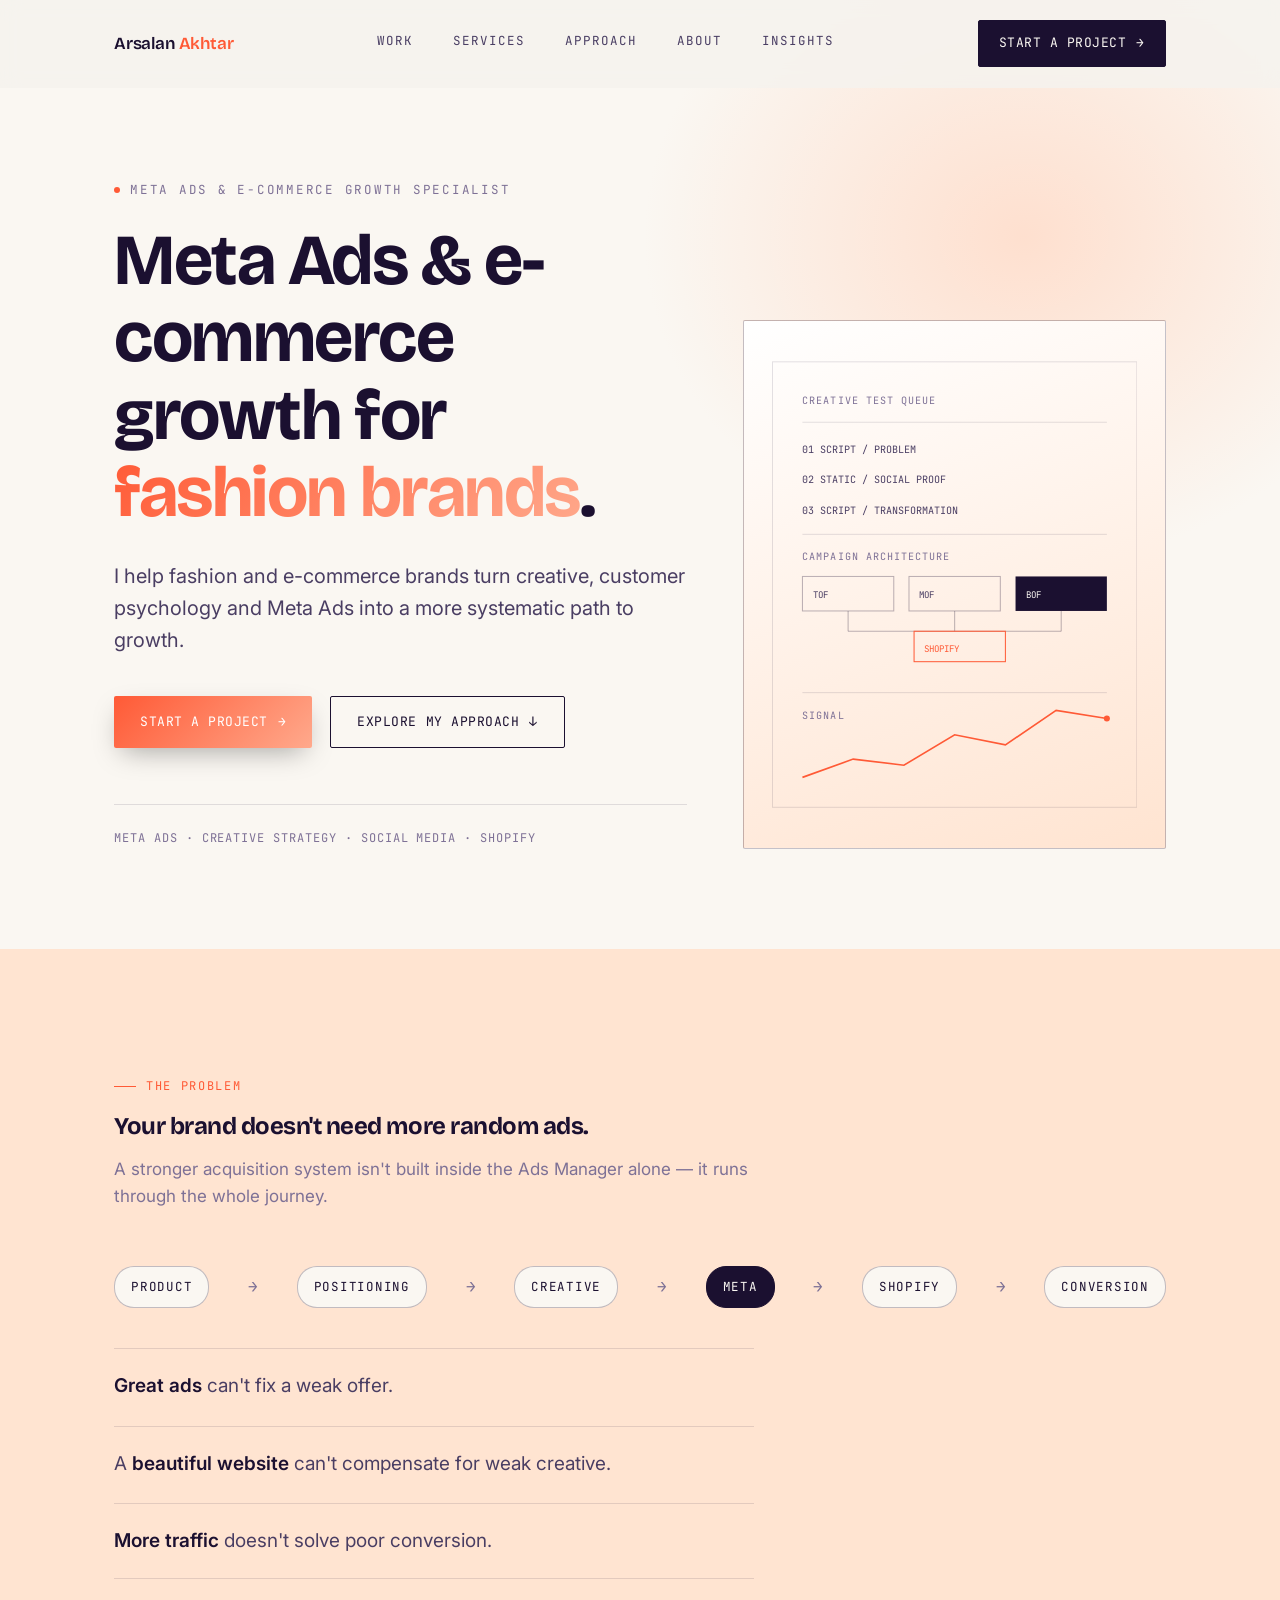
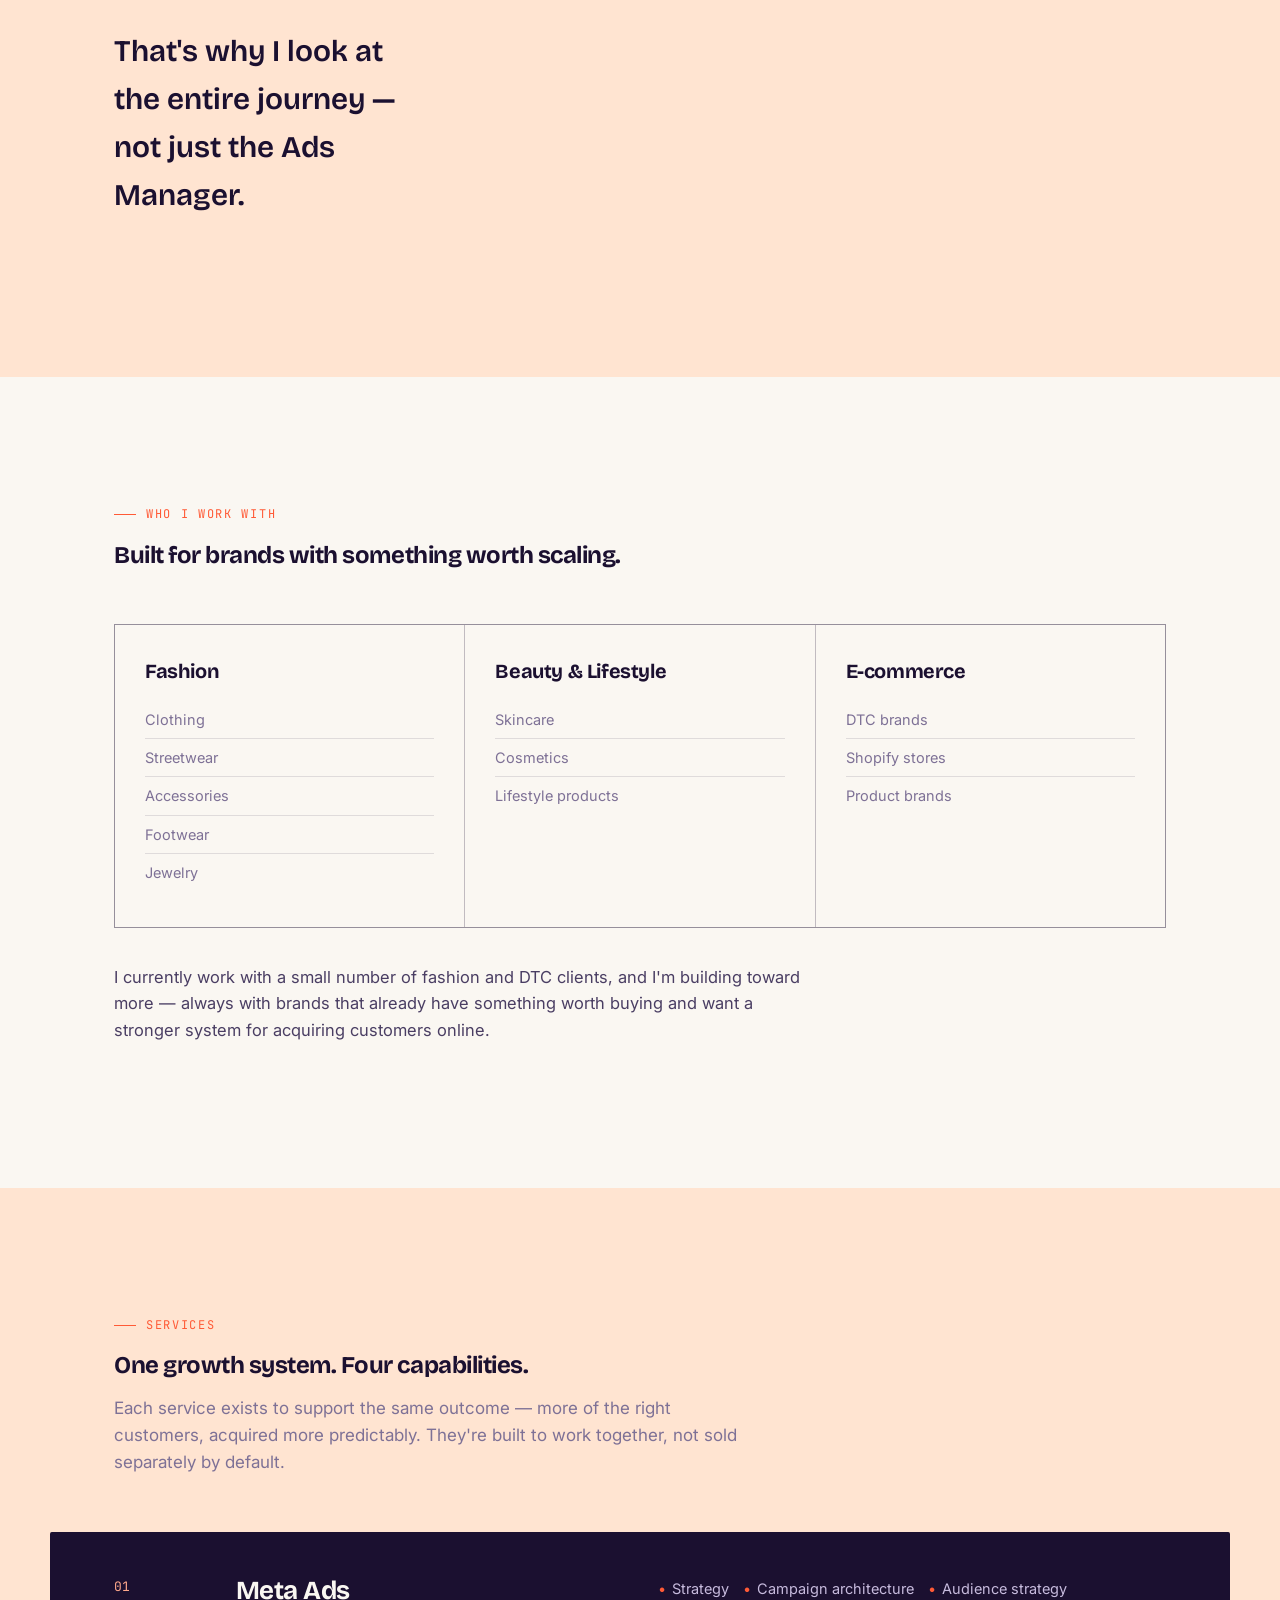
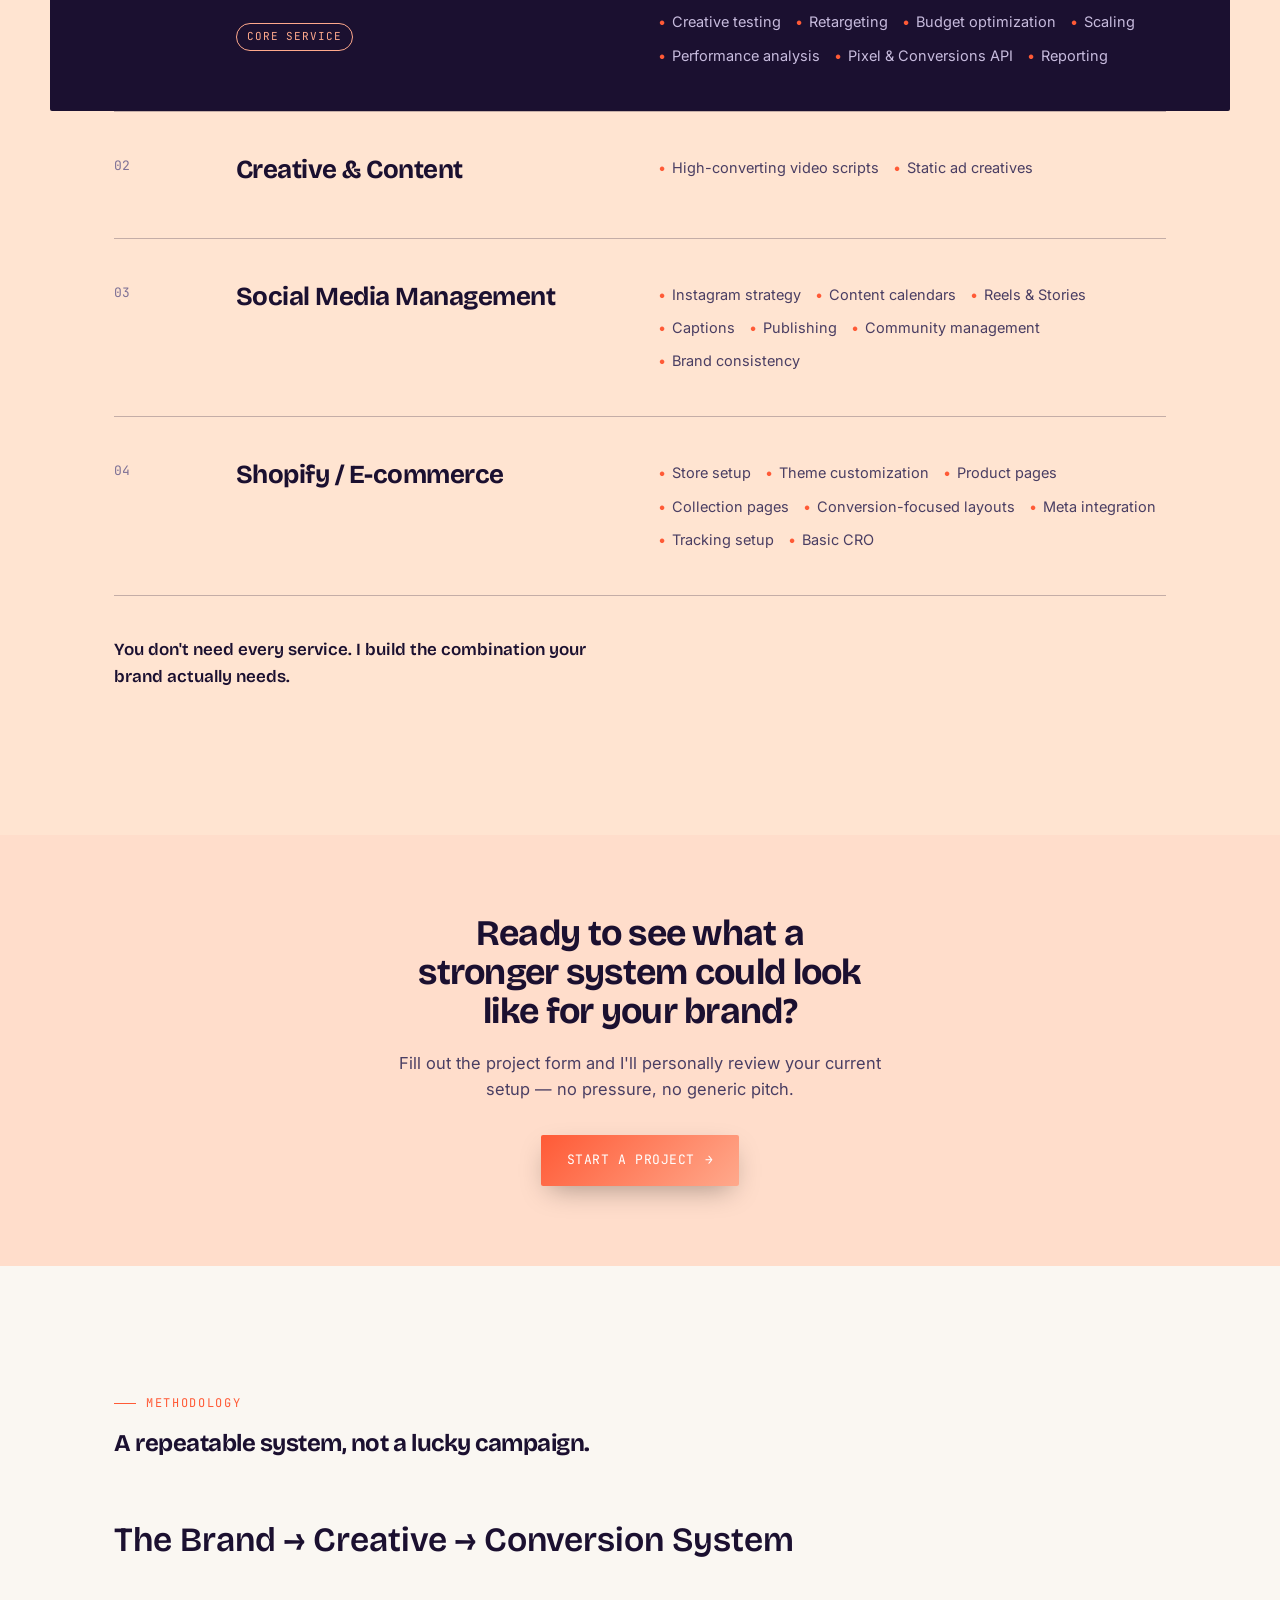
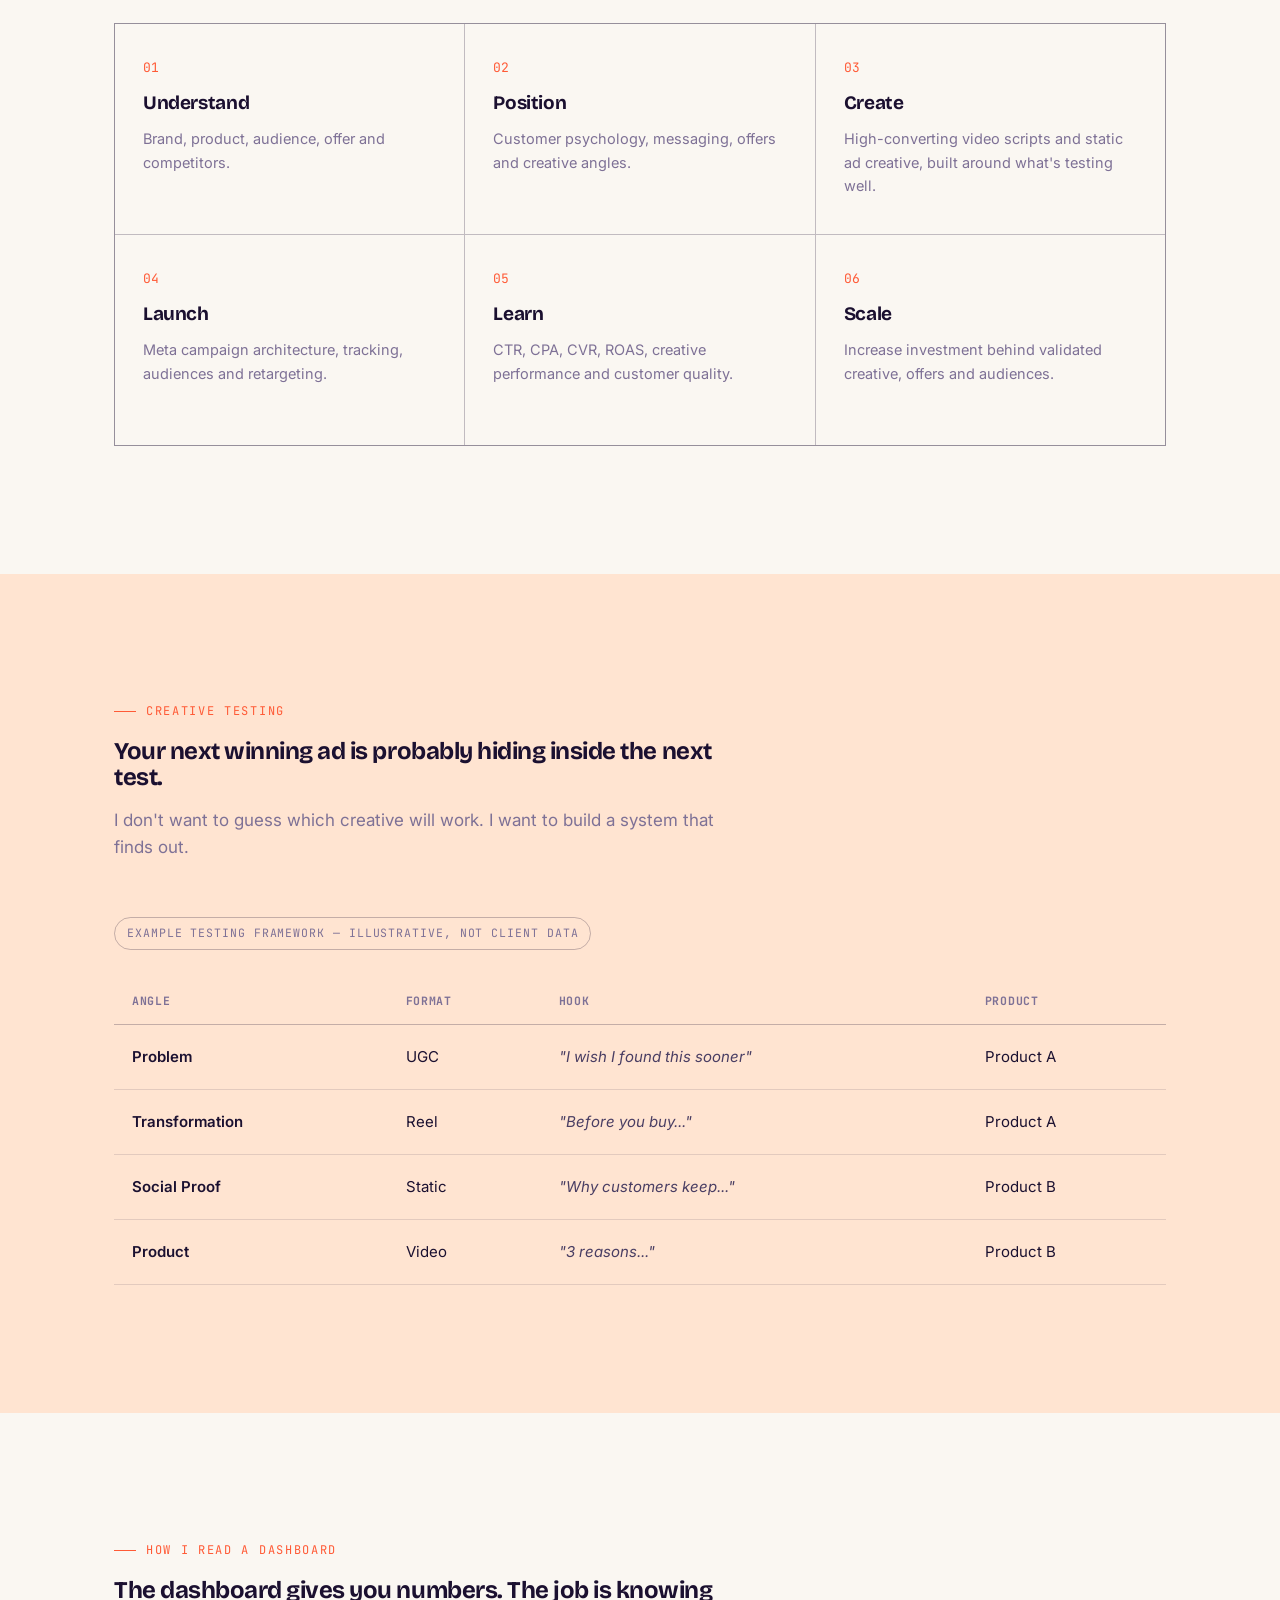
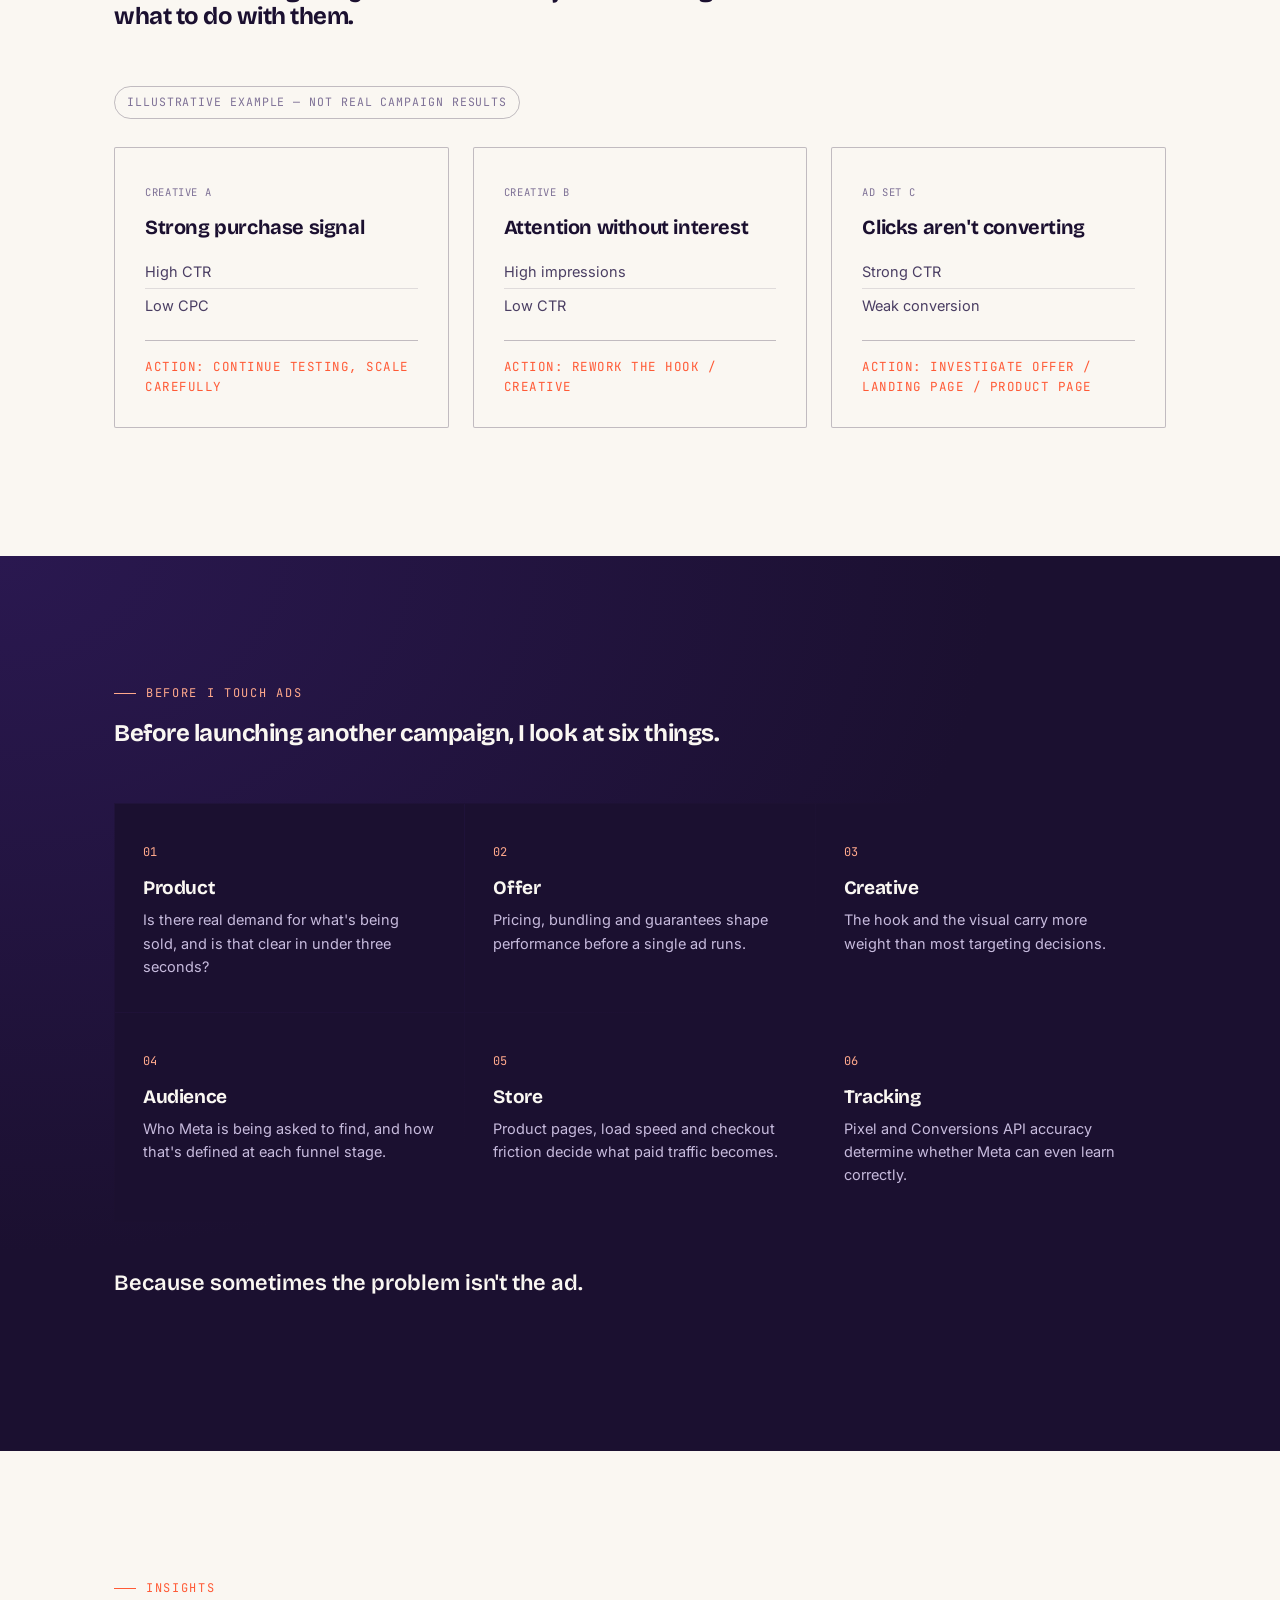
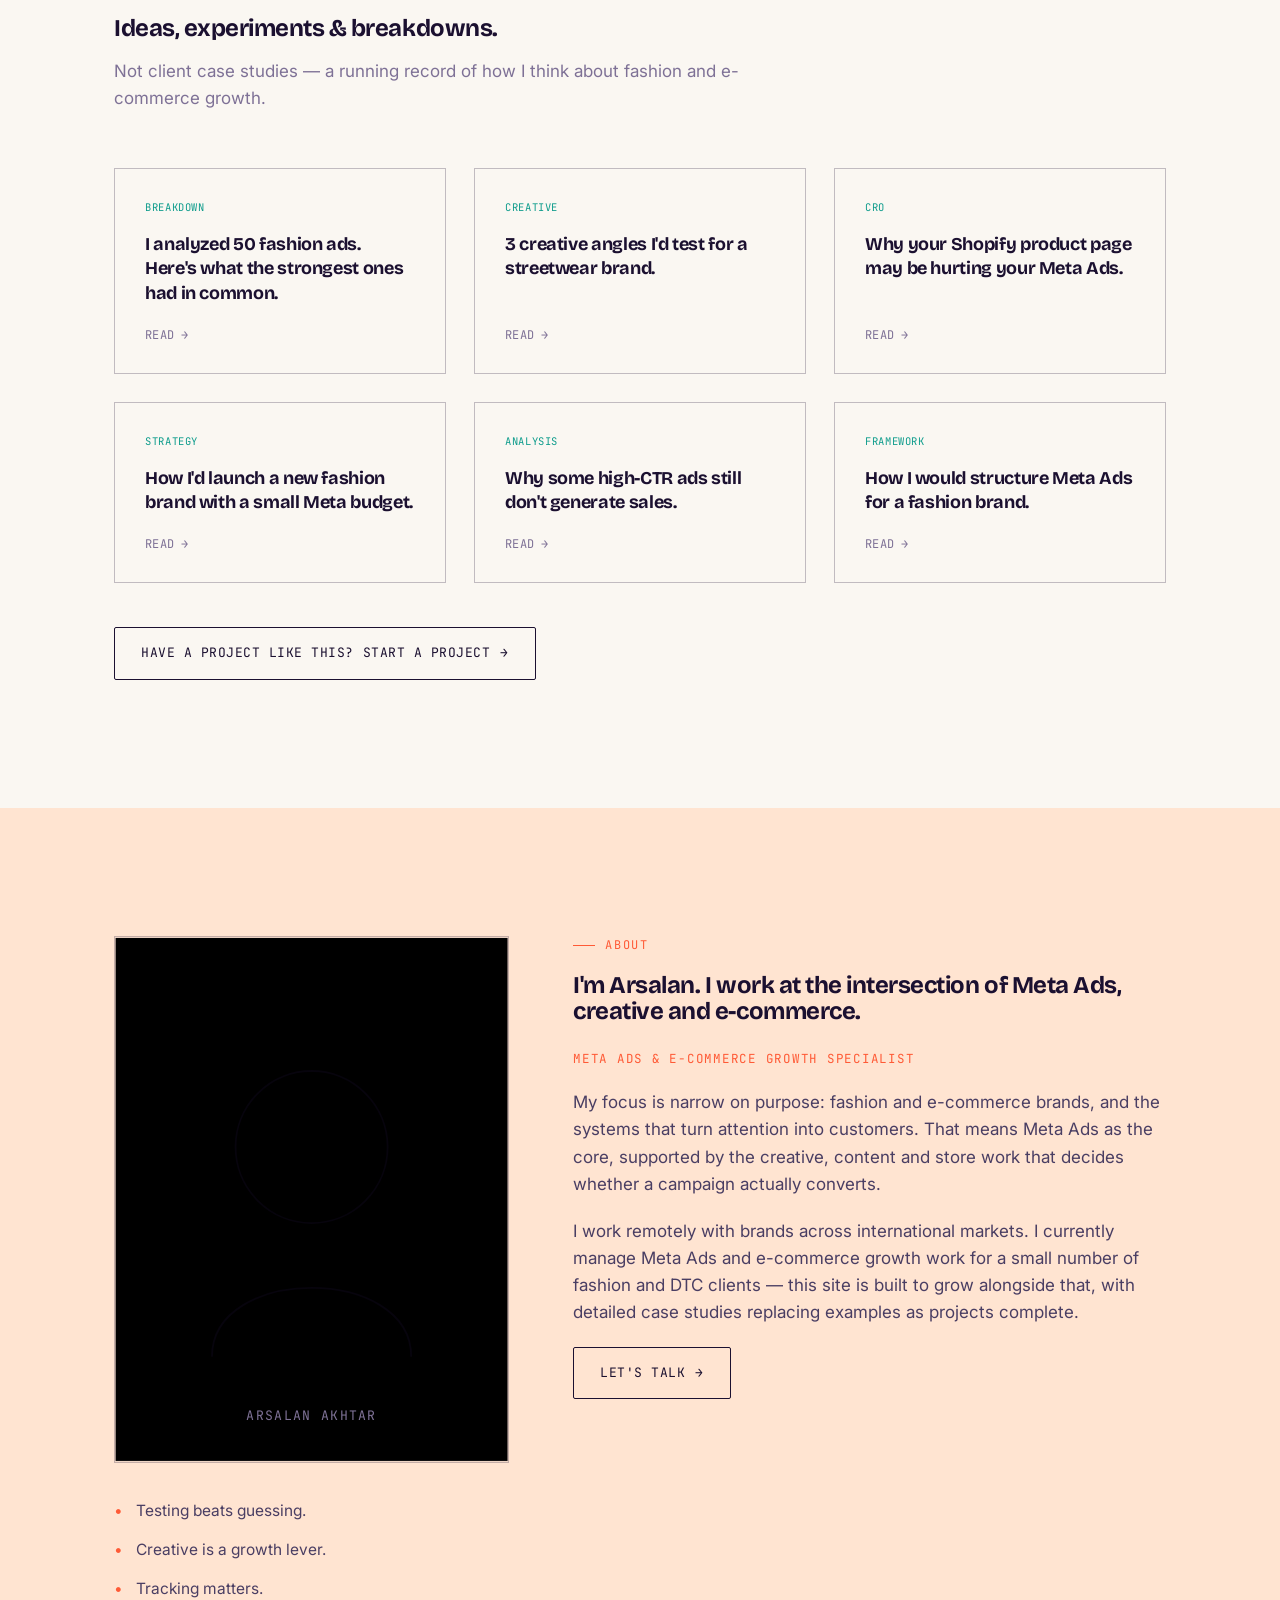
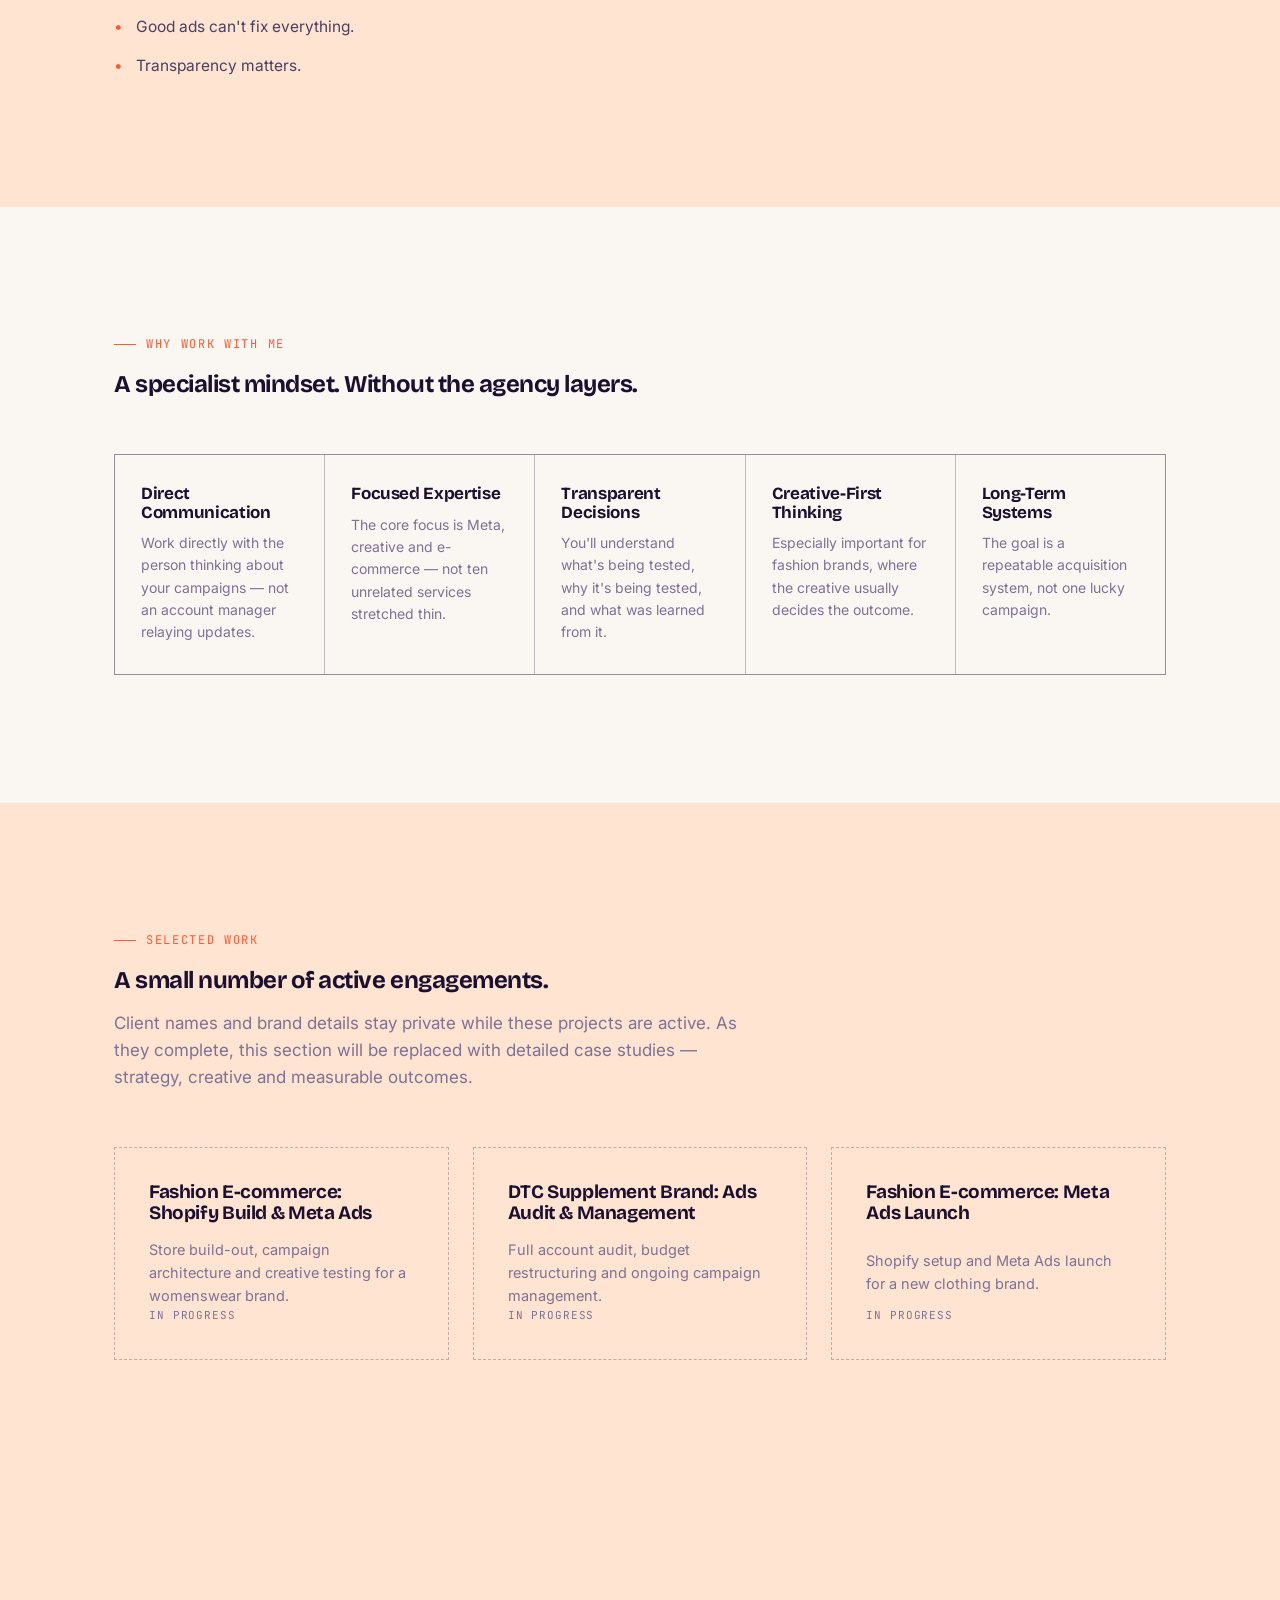
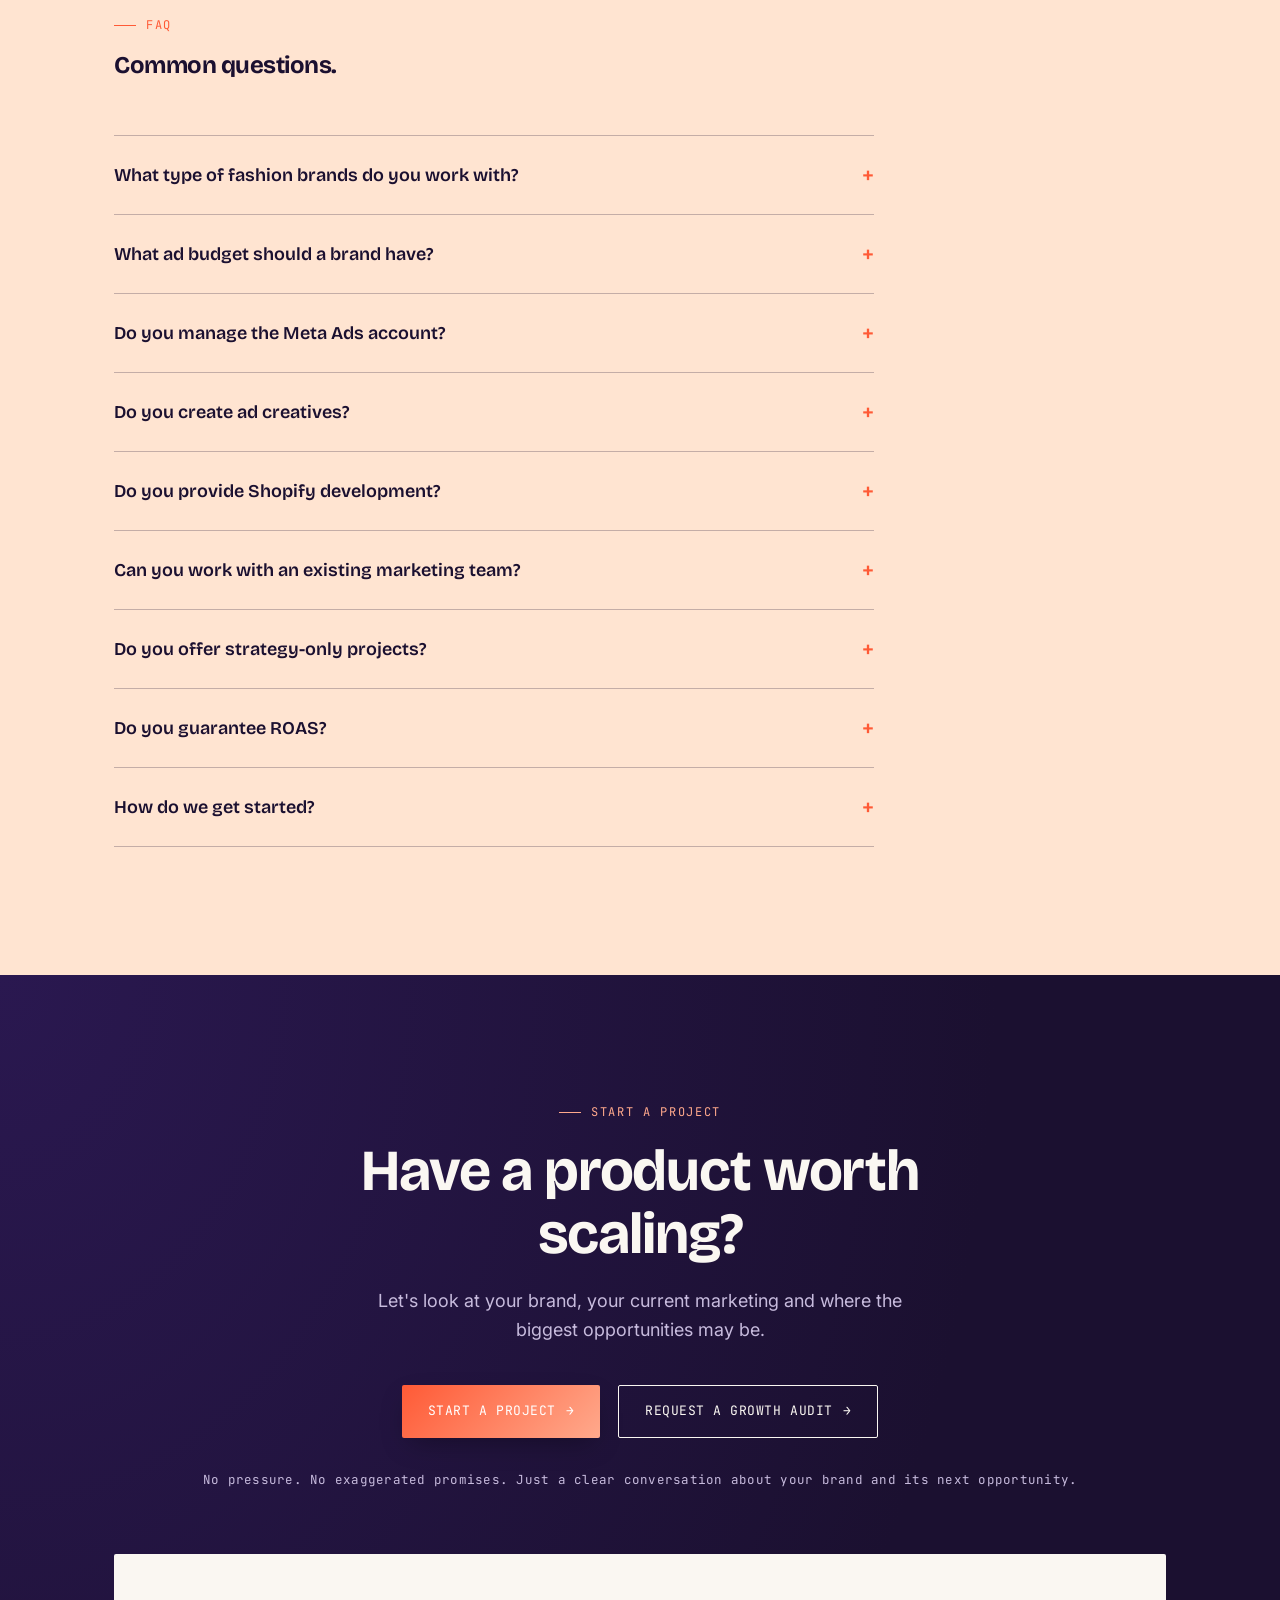
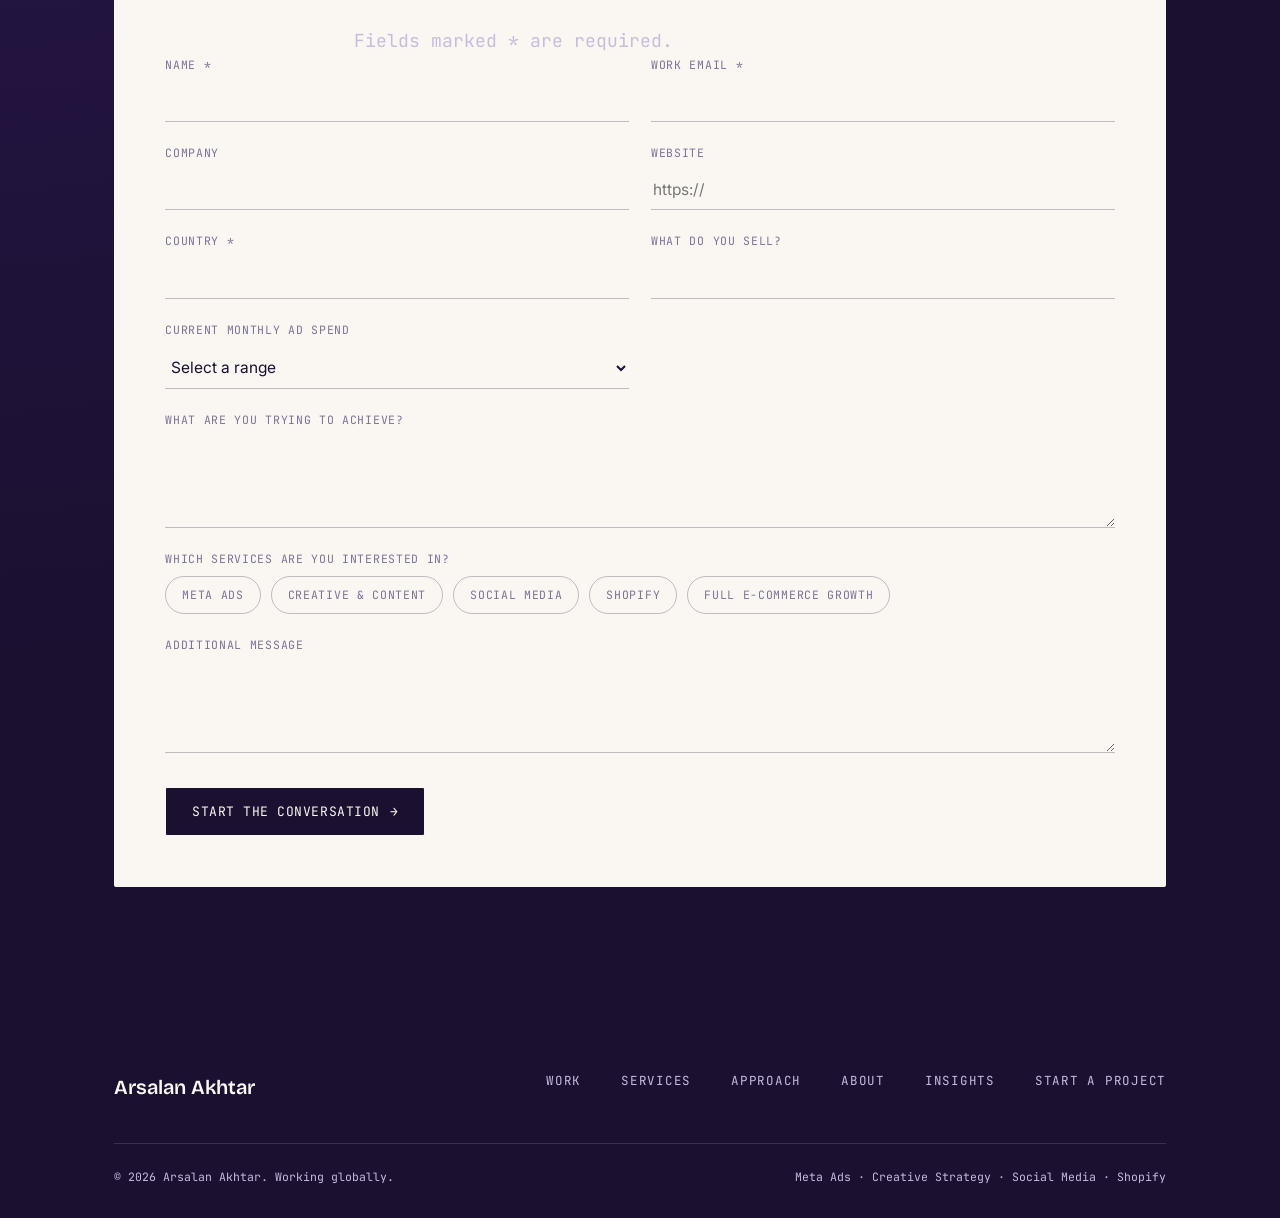
<file: index-bold.html>
<!DOCTYPE html>
<html lang="en">
<head>
<meta charset="UTF-8">
<meta name="viewport" content="width=device-width, initial-scale=1.0">
<title>Arsalan Akhtar: Meta Ads &amp; E-commerce Growth for Fashion Brands</title>
<meta name="description" content="I help fashion and e-commerce brands turn creative, customer psychology and Meta Ads into a more systematic path to growth. Meta Ads, creative strategy, content and Shopify — as one connected system.">
<link rel="canonical" href="https://arsalanakhtar.com/">

<!-- Open Graph -->
<meta property="og:type" content="website">
<meta property="og:title" content="Arsalan Akhtar: Meta Ads & E-commerce Growth for Fashion Brands">
<meta property="og:description" content="Meta Ads, creative strategy, content and Shopify — built as one connected growth system for fashion and e-commerce brands, working globally.">
<meta property="og:url" content="https://arsalanakhtar.com/">
<meta property="og:site_name" content="Arsalan Akhtar">
<meta name="twitter:card" content="summary_large_image">
<meta name="twitter:title" content="Arsalan Akhtar: Meta Ads & E-commerce Growth for Fashion Brands">
<meta name="twitter:description" content="I help fashion and e-commerce brands turn creative, customer psychology and Meta Ads into a more systematic path to growth.">

<link rel="preconnect" href="https://fonts.googleapis.com">
<link rel="preconnect" href="https://fonts.gstatic.com" crossorigin>
<link href="https://fonts.googleapis.com/css2?family=Bricolage+Grotesque:opsz,wght@12..96,400..800&family=Inter:wght@400;500;600&family=JetBrains+Mono:wght@400;500&display=swap" rel="stylesheet">
<link rel="stylesheet" href="styles-bold.css">

<script type="application/ld+json">
{
  "@context": "https://schema.org",
  "@type": "ProfessionalService",
  "name": "Arsalan Akhtar: Meta Ads & E-commerce Growth",
  "url": "https://arsalanakhtar.com/",
  "description": "Meta Ads, creative strategy, content and Shopify growth for fashion and e-commerce brands.",
  "areaServed": ["US","GB","CA","AU","AE"],
  "founder": { "@type": "Person", "name": "Arsalan Akhtar" }
}
</script>
</head>
<body>

<!-- ============ NAV ============ -->
<header class="nav">
  <div class="wrap nav-inner">
    <a href="#top" class="logo">Arsalan <span>Akhtar</span></a>
    <nav class="nav-links">
      <a href="#work">Work</a>
      <a href="#services">Services</a>
      <a href="#approach">Approach</a>
      <a href="#about">About</a>
      <a href="#insights">Insights</a>
    </nav>
    <div class="nav-cta">
      <a href="#contact" class="btn btn-primary">Start a Project <span class="btn-arrow">→</span></a>
      <button class="nav-toggle" aria-label="Open menu"><span></span><span></span><span></span></button>
    </div>
  </div>
</header>

<div class="mobile-menu">
  <a href="#work">Work</a>
  <a href="#services">Services</a>
  <a href="#approach">Approach</a>
  <a href="#about">About</a>
  <a href="#insights">Insights</a>
  <a href="#contact" class="btn btn-primary">Start a Project →</a>
</div>

<main id="top">

  <!-- ============ 01 HERO ============ -->
  <section class="hero">
    <div class="wrap hero-grid">
      <div>
        <div class="hero-kicker"><span class="dot"></span>Meta Ads &amp; E-commerce Growth Specialist</div>
        <h1>Meta Ads &amp; e-commerce growth for <em>fashion brands</em>.</h1>
        <p class="hero-sub">I help fashion and e-commerce brands turn creative, customer psychology and Meta Ads into a more systematic path to growth.</p>
        <div class="hero-cta-row">
          <a href="#contact" class="btn btn-glow">Start a Project <span class="btn-arrow">→</span></a>
          <a href="#approach" class="btn btn-ghost">Explore My Approach <span class="btn-arrow">↓</span></a>
        </div>
        <div class="hero-trustline">Meta Ads · Creative Strategy · Social Media · Shopify</div>
      </div>
      <div class="hero-visual reveal">
        <svg viewBox="0 0 360 440" fill="none" xmlns="http://www.w3.org/2000/svg">
          <rect x="0.5" y="0.5" width="359" height="439" stroke="#1B1030" stroke-opacity="0.12"/>
          <line x1="30" y1="60" x2="330" y2="60" stroke="#1B1030" stroke-opacity="0.12"/>
          <text x="30" y="42" font-family="JetBrains Mono" font-size="10" letter-spacing="1" fill="#7E7196">CREATIVE TEST QUEUE</text>
          <g font-family="JetBrains Mono" font-size="10" fill="#4A3E63">
            <text x="30" y="90">01 SCRIPT / PROBLEM</text>
            <text x="30" y="120">02 STATIC / SOCIAL PROOF</text>
            <text x="30" y="150">03 SCRIPT / TRANSFORMATION</text>
          </g>
          <rect x="30" y="170" width="300" height="1" fill="#1B1030" fill-opacity="0.12"/>
          <text x="30" y="196" font-family="JetBrains Mono" font-size="10" letter-spacing="1" fill="#7E7196">CAMPAIGN ARCHITECTURE</text>
          <rect x="30" y="212" width="90" height="34" stroke="#1B1030" stroke-opacity="0.3"/>
          <text x="40" y="233" font-family="JetBrains Mono" font-size="9" fill="#4A3E63">TOF</text>
          <rect x="135" y="212" width="90" height="34" stroke="#1B1030" stroke-opacity="0.3"/>
          <text x="145" y="233" font-family="JetBrains Mono" font-size="9" fill="#4A3E63">MOF</text>
          <rect x="240" y="212" width="90" height="34" fill="#1B1030"/>
          <text x="250" y="233" font-family="JetBrains Mono" font-size="9" fill="#FAF7F2">BOF</text>
          <line x1="75" y1="246" x2="75" y2="266" stroke="#1B1030" stroke-opacity="0.3"/>
          <line x1="180" y1="246" x2="180" y2="266" stroke="#1B1030" stroke-opacity="0.3"/>
          <line x1="285" y1="246" x2="285" y2="266" stroke="#1B1030" stroke-opacity="0.3"/>
          <line x1="75" y1="266" x2="285" y2="266" stroke="#1B1030" stroke-opacity="0.3"/>
          <rect x="140" y="266" width="90" height="30" stroke="#FF5A36"/>
          <text x="150" y="286" font-family="JetBrains Mono" font-size="9" fill="#FF5A36">SHOPIFY</text>
          <rect x="30" y="326" width="300" height="1" fill="#1B1030" fill-opacity="0.12"/>
          <text x="30" y="352" font-family="JetBrains Mono" font-size="10" letter-spacing="1" fill="#7E7196">SIGNAL</text>
          <polyline points="30,410 80,392 130,398 180,368 230,378 280,344 330,352" stroke="#FF5A36" stroke-width="1.6" fill="none"/>
          <circle cx="330" cy="352" r="3" fill="#FF5A36"/>
        </svg>
      </div>
    </div>
  </section>

  <!-- ============ 02 POSITIONING / PROBLEM ============ -->
  <section class="section section-alt" id="problem">
    <div class="wrap">
      <div class="section-head reveal">
        <span class="eyebrow">The Problem</span>
        <h2>Your brand doesn't need more random ads.</h2>
        <p>A stronger acquisition system isn't built inside the Ads Manager alone — it runs through the whole journey.</p>
      </div>

      <div class="flow reveal">
        <span class="flow-node">Product</span><span class="flow-arrow">→</span>
        <span class="flow-node">Positioning</span><span class="flow-arrow">→</span>
        <span class="flow-node">Creative</span><span class="flow-arrow">→</span>
        <span class="flow-node is-accent">Meta</span><span class="flow-arrow">→</span>
        <span class="flow-node">Shopify</span><span class="flow-arrow">→</span>
        <span class="flow-node">Conversion</span>
      </div>

      <div class="problem-lines reveal">
        <div class="problem-line"><strong>Great ads</strong> can't fix a weak offer.</div>
        <div class="problem-line">A <strong>beautiful website</strong> can't compensate for weak creative.</div>
        <div class="problem-line"><strong>More traffic</strong> doesn't solve poor conversion.</div>
      </div>

      <p class="problem-close reveal">That's why I look at the entire journey — not just the Ads Manager.</p>
    </div>
  </section>

  <!-- ============ 03 WHO I WORK WITH ============ -->
  <section class="section" id="work">
    <div class="wrap">
      <div class="section-head reveal">
        <span class="eyebrow">Who I Work With</span>
        <h2>Built for brands with something worth scaling.</h2>
      </div>

      <div class="cat-grid reveal">
        <div class="cat-card">
          <h3>Fashion</h3>
          <ul>
            <li>Clothing</li><li>Streetwear</li><li>Accessories</li><li>Footwear</li><li>Jewelry</li>
          </ul>
        </div>
        <div class="cat-card">
          <h3>Beauty &amp; Lifestyle</h3>
          <ul>
            <li>Skincare</li><li>Cosmetics</li><li>Lifestyle products</li>
          </ul>
        </div>
        <div class="cat-card">
          <h3>E-commerce</h3>
          <ul>
            <li>DTC brands</li><li>Shopify stores</li><li>Product brands</li>
          </ul>
        </div>
      </div>
      <p class="cat-note reveal">I currently work with a small number of fashion and DTC clients, and I'm building toward more — always with brands that already have something worth buying and want a stronger system for acquiring customers online.</p>
    </div>
  </section>

  <!-- ============ 04 SERVICES ============ -->
  <section class="section section-alt" id="services">
    <div class="wrap">
      <div class="section-head reveal">
        <span class="eyebrow">Services</span>
        <h2>One growth system. Four capabilities.</h2>
        <p>Each service exists to support the same outcome — more of the right customers, acquired more predictably. They're built to work together, not sold separately by default.</p>
      </div>

      <div class="reveal">
        <div class="service-row is-primary">
          <div class="service-index">01</div>
          <div class="service-title">
            <h3>Meta Ads</h3>
            <span class="service-tag">Core service</span>
          </div>
          <div class="service-list">
            <span>Strategy</span><span>Campaign architecture</span><span>Audience strategy</span>
            <span>Creative testing</span><span>Retargeting</span><span>Budget optimization</span>
            <span>Scaling</span><span>Performance analysis</span><span>Pixel &amp; Conversions API</span><span>Reporting</span>
          </div>
        </div>

        <div class="service-row">
          <div class="service-index">02</div>
          <div class="service-title"><h3>Creative &amp; Content</h3></div>
          <div class="service-list">
            <span>High-converting video scripts</span><span>Static ad creatives</span>
          </div>
        </div>

        <div class="service-row">
          <div class="service-index">03</div>
          <div class="service-title"><h3>Social Media Management</h3></div>
          <div class="service-list">
            <span>Instagram strategy</span><span>Content calendars</span><span>Reels &amp; Stories</span>
            <span>Captions</span><span>Publishing</span><span>Community management</span><span>Brand consistency</span>
          </div>
        </div>

        <div class="service-row">
          <div class="service-index">04</div>
          <div class="service-title"><h3>Shopify / E-commerce</h3></div>
          <div class="service-list">
            <span>Store setup</span><span>Theme customization</span><span>Product pages</span>
            <span>Collection pages</span><span>Conversion-focused layouts</span><span>Meta integration</span>
            <span>Tracking setup</span><span>Basic CRO</span>
          </div>
        </div>
      </div>

      <p class="services-note reveal">You don't need every service. I build the combination your brand actually needs.</p>
    </div>
  </section>

  <!-- ============ CTA BANNER ============ -->
  <section class="cta-banner">
    <div class="wrap">
      <h3 class="reveal">Ready to see what a stronger system could look like for your brand?</h3>
      <p class="reveal">Fill out the project form and I'll personally review your current setup — no pressure, no generic pitch.</p>
      <a href="#contact" class="btn btn-glow reveal">Start a Project <span class="btn-arrow">→</span></a>
    </div>
  </section>

  <!-- ============ 05 METHODOLOGY ============ -->
  <section class="section" id="approach">
    <div class="wrap">
      <div class="section-head reveal">
        <span class="eyebrow">Methodology</span>
        <h2>A repeatable system, not a lucky campaign.</h2>
      </div>
      <div class="method-name reveal">The Brand → Creative → Conversion System</div>

      <div class="method-grid reveal">
        <div class="method-card">
          <span class="method-num">01</span>
          <h4>Understand</h4>
          <p>Brand, product, audience, offer and competitors.</p>
        </div>
        <div class="method-card">
          <span class="method-num">02</span>
          <h4>Position</h4>
          <p>Customer psychology, messaging, offers and creative angles.</p>
        </div>
        <div class="method-card">
          <span class="method-num">03</span>
          <h4>Create</h4>
          <p>High-converting video scripts and static ad creative, built around what's testing well.</p>
        </div>
        <div class="method-card">
          <span class="method-num">04</span>
          <h4>Launch</h4>
          <p>Meta campaign architecture, tracking, audiences and retargeting.</p>
        </div>
        <div class="method-card">
          <span class="method-num">05</span>
          <h4>Learn</h4>
          <p>CTR, CPA, CVR, ROAS, creative performance and customer quality.</p>
        </div>
        <div class="method-card">
          <span class="method-num">06</span>
          <h4>Scale</h4>
          <p>Increase investment behind validated creative, offers and audiences.</p>
        </div>
      </div>
    </div>
  </section>

  <!-- ============ 06 CREATIVE TESTING ============ -->
  <section class="section section-alt" id="testing">
    <div class="wrap">
      <div class="section-head reveal">
        <span class="eyebrow">Creative Testing</span>
        <h2>Your next winning ad is probably hiding inside the next test.</h2>
        <p>I don't want to guess which creative will work. I want to build a system that finds out.</p>
      </div>

      <span class="matrix-label reveal">Example testing framework — illustrative, not client data</span>

      <div class="reveal">
        <table class="matrix">
          <thead>
            <tr><th>Angle</th><th>Format</th><th>Hook</th><th>Product</th></tr>
          </thead>
          <tbody>
            <tr><td>Problem</td><td>UGC</td><td class="hook-cell">"I wish I found this sooner"</td><td>Product A</td></tr>
            <tr><td>Transformation</td><td>Reel</td><td class="hook-cell">"Before you buy..."</td><td>Product A</td></tr>
            <tr><td>Social Proof</td><td>Static</td><td class="hook-cell">"Why customers keep..."</td><td>Product B</td></tr>
            <tr><td>Product</td><td>Video</td><td class="hook-cell">"3 reasons..."</td><td>Product B</td></tr>
          </tbody>
        </table>

        <div class="matrix-cards">
          <div class="matrix-card"><div class="mc-top"><span>Problem · UGC</span><span>Product A</span></div><div class="mc-hook">"I wish I found this sooner"</div></div>
          <div class="matrix-card"><div class="mc-top"><span>Transformation · Reel</span><span>Product A</span></div><div class="mc-hook">"Before you buy..."</div></div>
          <div class="matrix-card"><div class="mc-top"><span>Social Proof · Static</span><span>Product B</span></div><div class="mc-hook">"Why customers keep..."</div></div>
          <div class="matrix-card"><div class="mc-top"><span>Product · Video</span><span>Product B</span></div><div class="mc-hook">"3 reasons..."</div></div>
        </div>
      </div>
    </div>
  </section>

  <!-- ============ 07 ADS THINKING ============ -->
  <section class="section">
    <div class="wrap">
      <div class="section-head reveal">
        <span class="eyebrow">How I Read a Dashboard</span>
        <h2>The dashboard gives you numbers. The job is knowing what to do with them.</h2>
      </div>
      <span class="matrix-label reveal">Illustrative example — not real campaign results</span>

      <div class="think-grid reveal">
        <div class="think-card">
          <span class="metric-tag">Creative A</span>
          <h4>Strong purchase signal</h4>
          <div class="think-signal">High CTR</div>
          <div class="think-signal">Low CPC</div>
          <div class="think-action">Action: continue testing, scale carefully</div>
        </div>
        <div class="think-card">
          <span class="metric-tag">Creative B</span>
          <h4>Attention without interest</h4>
          <div class="think-signal">High impressions</div>
          <div class="think-signal">Low CTR</div>
          <div class="think-action">Action: rework the hook / creative</div>
        </div>
        <div class="think-card">
          <span class="metric-tag">Ad Set C</span>
          <h4>Clicks aren't converting</h4>
          <div class="think-signal">Strong CTR</div>
          <div class="think-signal">Weak conversion</div>
          <div class="think-action">Action: investigate offer / landing page / product page</div>
        </div>
      </div>
    </div>
  </section>

  <!-- ============ 08 SIX THINGS ============ -->
  <section class="section section-dark" id="foundations">
    <div class="wrap">
      <div class="section-head reveal">
        <span class="eyebrow">Before I Touch Ads</span>
        <h2>Before launching another campaign, I look at six things.</h2>
      </div>

      <div class="six-grid reveal">
        <div class="six-card"><span class="six-num">01</span><h4>Product</h4><p>Is there real demand for what's being sold, and is that clear in under three seconds?</p></div>
        <div class="six-card"><span class="six-num">02</span><h4>Offer</h4><p>Pricing, bundling and guarantees shape performance before a single ad runs.</p></div>
        <div class="six-card"><span class="six-num">03</span><h4>Creative</h4><p>The hook and the visual carry more weight than most targeting decisions.</p></div>
        <div class="six-card"><span class="six-num">04</span><h4>Audience</h4><p>Who Meta is being asked to find, and how that's defined at each funnel stage.</p></div>
        <div class="six-card"><span class="six-num">05</span><h4>Store</h4><p>Product pages, load speed and checkout friction decide what paid traffic becomes.</p></div>
        <div class="six-card"><span class="six-num">06</span><h4>Tracking</h4><p>Pixel and Conversions API accuracy determine whether Meta can even learn correctly.</p></div>
      </div>
      <p class="six-close reveal">Because sometimes the problem isn't the ad.</p>
    </div>
  </section>

  <!-- ============ 09 INSIGHTS ============ -->
  <section class="section" id="insights">
    <div class="wrap">
      <div class="section-head reveal">
        <span class="eyebrow">Insights</span>
        <h2>Ideas, experiments &amp; breakdowns.</h2>
        <p>Not client case studies — a running record of how I think about fashion and e-commerce growth.</p>
      </div>

      <div class="insight-grid reveal">
        <div class="insight-card" data-insight>
          <span class="insight-tag">Breakdown</span>
          <h4>I analyzed 50 fashion ads. Here's what the strongest ones had in common.</h4>
          <div class="insight-body">
            <p>The pattern isn't the product shot — it's the first two seconds. The strongest performers open on a problem or a transformation, not the product itself. Static or video, the hook decides whether the rest of the ad even gets watched.</p>
            <a href="#contact" class="insight-cta">Talk through this for your brand <span class="btn-arrow">→</span></a>
          </div>
          <button class="insight-read" type="button" aria-expanded="false">Read <span class="plus">→</span></button>
        </div>
        <div class="insight-card" data-insight>
          <span class="insight-tag">Creative</span>
          <h4>3 creative angles I'd test for a streetwear brand.</h4>
          <div class="insight-body">
            <p>A founder-story hook that leans into scarcity and drop culture. A styling/UGC angle showing the piece in three different fits. A social-proof angle built around how fast previous drops sold out. Three different reasons to buy, tested against each other.</p>
            <a href="#contact" class="insight-cta">Talk through this for your brand <span class="btn-arrow">→</span></a>
          </div>
          <button class="insight-read" type="button" aria-expanded="false">Read <span class="plus">→</span></button>
        </div>
        <div class="insight-card" data-insight>
          <span class="insight-tag">CRO</span>
          <h4>Why your Shopify product page may be hurting your Meta Ads.</h4>
          <div class="insight-body">
            <p>A high-converting ad can still lose the sale on a slow, cluttered product page. Missing size guides, no urgency, and checkout friction are the most common ways a strong campaign gets undone by the store it's sending traffic to.</p>
            <a href="#contact" class="insight-cta">Talk through this for your brand <span class="btn-arrow">→</span></a>
          </div>
          <button class="insight-read" type="button" aria-expanded="false">Read <span class="plus">→</span></button>
        </div>
        <div class="insight-card" data-insight>
          <span class="insight-tag">Strategy</span>
          <h4>How I'd launch a new fashion brand with a small Meta budget.</h4>
          <div class="insight-body">
            <p>Resist the urge to run five campaigns at once. One tightly-scoped campaign, two to three creative concepts, and a defined learning period — then scale only what's proven, rather than spreading thin across formats.</p>
            <a href="#contact" class="insight-cta">Talk through this for your brand <span class="btn-arrow">→</span></a>
          </div>
          <button class="insight-read" type="button" aria-expanded="false">Read <span class="plus">→</span></button>
        </div>
        <div class="insight-card" data-insight>
          <span class="insight-tag">Analysis</span>
          <h4>Why some high-CTR ads still don't generate sales.</h4>
          <div class="insight-body">
            <p>High CTR with low conversion usually points away from the ad and toward the landing experience — page speed, trust signals, or a mismatch between what the ad promised and what the product page actually delivers.</p>
            <a href="#contact" class="insight-cta">Talk through this for your brand <span class="btn-arrow">→</span></a>
          </div>
          <button class="insight-read" type="button" aria-expanded="false">Read <span class="plus">→</span></button>
        </div>
        <div class="insight-card" data-insight>
          <span class="insight-tag">Framework</span>
          <h4>How I would structure Meta Ads for a fashion brand.</h4>
          <div class="insight-body">
            <p>One top-of-funnel campaign built for reach and creative testing, a mid-funnel retargeting layer for engaged non-purchasers, and a bottom-funnel layer focused on cart abandoners and past customers.</p>
            <a href="#contact" class="insight-cta">Talk through this for your brand <span class="btn-arrow">→</span></a>
          </div>
          <button class="insight-read" type="button" aria-expanded="false">Read <span class="plus">→</span></button>
        </div>
      </div>
      <div style="margin-top:44px;" class="reveal"><a href="#contact" class="btn btn-ghost">Have a project like this? Start a Project <span class="btn-arrow">→</span></a></div>
    </div>
  </section>

  <!-- ============ 10 ABOUT ============ -->
  <section class="section section-alt" id="about">
    <div class="wrap about-grid">
      <div class="reveal">
        <div class="about-portrait">
          <svg viewBox="0 0 300 400" xmlns="http://www.w3.org/2000/svg">
            <rect width="300" height="400" fill="#FFE4D1"/>
            <rect x="0.5" y="0.5" width="299" height="399" stroke="#1B1030" stroke-opacity="0.12"/>
            <circle cx="150" cy="160" r="58" fill="none" stroke="#1B1030" stroke-opacity="0.28" stroke-width="1.4"/>
            <path d="M74 320 C74 250 226 250 226 320" fill="none" stroke="#1B1030" stroke-opacity="0.28" stroke-width="1.4"/>
            <text x="150" y="368" text-anchor="middle" font-family="JetBrains Mono" font-size="10" letter-spacing="1" fill="#7E7196">ARSALAN AKHTAR</text>
          </svg>
        </div>
        <div class="about-principles">
          <div class="about-principle">Testing beats guessing.</div>
          <div class="about-principle">Creative is a growth lever.</div>
          <div class="about-principle">Tracking matters.</div>
          <div class="about-principle">Good ads can't fix everything.</div>
          <div class="about-principle">Transparency matters.</div>
        </div>
      </div>

      <div class="reveal about-text">
        <span class="eyebrow">About</span>
        <h2>I'm Arsalan. I work at the intersection of Meta Ads, creative and e-commerce.</h2>
        <div class="about-role" style="margin-top:24px;">Meta Ads &amp; E-commerce Growth Specialist</div>
        <p>My focus is narrow on purpose: fashion and e-commerce brands, and the systems that turn attention into customers. That means Meta Ads as the core, supported by the creative, content and store work that decides whether a campaign actually converts.</p>
        <p>I work remotely with brands across international markets. I currently manage Meta Ads and e-commerce growth work for a small number of fashion and DTC clients — this site is built to grow alongside that, with detailed case studies replacing examples as projects complete.</p>
        <a href="#contact" class="btn btn-ghost">Let's Talk <span class="btn-arrow">→</span></a>
      </div>
    </div>
  </section>

  <!-- ============ 11 WHY WORK WITH ME ============ -->
  <section class="section">
    <div class="wrap">
      <div class="section-head reveal">
        <span class="eyebrow">Why Work With Me</span>
        <h2>A specialist mindset. Without the agency layers.</h2>
      </div>
      <div class="why-grid reveal">
        <div class="why-card">
          <h4>Direct Communication</h4>
          <p>Work directly with the person thinking about your campaigns — not an account manager relaying updates.</p>
        </div>
        <div class="why-card">
          <h4>Focused Expertise</h4>
          <p>The core focus is Meta, creative and e-commerce — not ten unrelated services stretched thin.</p>
        </div>
        <div class="why-card">
          <h4>Transparent Decisions</h4>
          <p>You'll understand what's being tested, why it's being tested, and what was learned from it.</p>
        </div>
        <div class="why-card">
          <h4>Creative-First Thinking</h4>
          <p>Especially important for fashion brands, where the creative usually decides the outcome.</p>
        </div>
        <div class="why-card">
          <h4>Long-Term Systems</h4>
          <p>The goal is a repeatable acquisition system, not one lucky campaign.</p>
        </div>
      </div>
    </div>
  </section>

  <!-- ============ 12 SELECTED WORK ============ -->
  <section class="section section-alt" id="portfolio">
    <div class="wrap">
      <div class="section-head reveal">
        <span class="eyebrow">Selected Work</span>
        <h2>A small number of active engagements.</h2>
        <p>Client names and brand details stay private while these projects are active. As they complete, this section will be replaced with detailed case studies — strategy, creative and measurable outcomes.</p>
      </div>
      <div class="work-grid reveal">
        <div class="work-card">
          <h4>Fashion E-commerce: Shopify Build &amp; Meta Ads</h4>
          <p style="font-size:14.5px; color:var(--muted); margin:14px 0 0;">Store build-out, campaign architecture and creative testing for a womenswear brand.</p>
          <span class="work-status">In progress</span>
        </div>
        <div class="work-card">
          <h4>DTC Supplement Brand: Ads Audit &amp; Management</h4>
          <p style="font-size:14.5px; color:var(--muted); margin:14px 0 0;">Full account audit, budget restructuring and ongoing campaign management.</p>
          <span class="work-status">In progress</span>
        </div>
        <div class="work-card">
          <h4>Fashion E-commerce: Meta Ads Launch</h4>
          <p style="font-size:14.5px; color:var(--muted); margin:14px 0 0;">Shopify setup and Meta Ads launch for a new clothing brand.</p>
          <span class="work-status">In progress</span>
        </div>
      </div>
    </div>
  </section>

  <!-- ============ 14 FAQ ============ -->
  <section class="section section-alt" id="faq">
    <div class="wrap">
      <div class="section-head reveal">
        <span class="eyebrow">FAQ</span>
        <h2>Common questions.</h2>
      </div>
      <div class="reveal" style="max-width:760px;">
        <div class="faq-item">
          <button class="faq-q">What type of fashion brands do you work with?<span class="plus">+</span></button>
          <div class="faq-a"><div class="faq-a-inner">Clothing, streetwear, accessories, footwear and jewelry brands, along with beauty and general DTC e-commerce brands that already have a product worth scaling.</div></div>
        </div>
        <div class="faq-item">
          <button class="faq-q">What ad budget should a brand have?<span class="plus">+</span></button>
          <div class="faq-a"><div class="faq-a-inner">This depends on the brand, product price point and market. It's best discussed directly so the budget matches what the account actually needs to test and learn properly.</div></div>
        </div>
        <div class="faq-item">
          <button class="faq-q">Do you manage the Meta Ads account?<span class="plus">+</span></button>
          <div class="faq-a"><div class="faq-a-inner">Yes. Campaign strategy, setup, optimization and reporting inside your Meta Ads account are part of the core service.</div></div>
        </div>
        <div class="faq-item">
          <button class="faq-q">Do you create ad creatives?<span class="plus">+</span></button>
          <div class="faq-a"><div class="faq-a-inner">I lead creative strategy — angles, hooks and concepts — and can produce or direct static and video assets depending on the project's scope.</div></div>
        </div>
        <div class="faq-item">
          <button class="faq-q">Do you provide Shopify development?<span class="plus">+</span></button>
          <div class="faq-a"><div class="faq-a-inner">Yes, at the level that supports conversion — store setup, theme customization, product/collection pages and tracking. It's not a full custom-development service.</div></div>
        </div>
        <div class="faq-item">
          <button class="faq-q">Can you work with an existing marketing team?<span class="plus">+</span></button>
          <div class="faq-a"><div class="faq-a-inner">Yes. I can plug in as the Meta Ads and creative strategy specialist alongside an existing team, or handle the full system.</div></div>
        </div>
        <div class="faq-item">
          <button class="faq-q">Do you offer strategy-only projects?<span class="plus">+</span></button>
          <div class="faq-a"><div class="faq-a-inner">Yes — for brands that want an outside perspective on their current Meta Ads, creative or store setup without a full ongoing engagement.</div></div>
        </div>
        <div class="faq-item">
          <button class="faq-q">Do you guarantee ROAS?<span class="plus">+</span></button>
          <div class="faq-a"><div class="faq-a-inner">No. No one can honestly guarantee ROAS — too much depends on the product, offer, market and store. What I can guarantee is a structured, transparent process.</div></div>
        </div>
        <div class="faq-item">
          <button class="faq-q">How do we get started?<span class="plus">+</span></button>
          <div class="faq-a"><div class="faq-a-inner">Fill out the project form below with a few details about your brand. I'll reply within 1–2 business days to set up a call.</div></div>
        </div>
      </div>
    </div>
  </section>

  <!-- ============ 15 FINAL CTA + FORM ============ -->
  <section class="section section-dark final-cta" id="contact">
    <div class="wrap">
      <span class="eyebrow" style="justify-content:center;">Start a Project</span>
      <h2>Have a product worth scaling?</h2>
      <p>Let's look at your brand, your current marketing and where the biggest opportunities may be.</p>
      <div class="hero-cta-row">
        <a href="#inquiry-form" class="btn btn-glow">Start a Project <span class="btn-arrow">→</span></a>
        <a href="#inquiry-form" class="btn btn-ghost">Request a Growth Audit <span class="btn-arrow">→</span></a>
      </div>
      <div class="final-reassure">No pressure. No exaggerated promises. Just a clear conversation about your brand and its next opportunity.</div>

      <div class="form-panel">
        <form id="inquiry-form" novalidate action="https://formsubmit.co/hello@arsalanakhtar.com" method="POST">
          <input type="hidden" name="_subject" value="New project inquiry — arsalanakhtar.com">
          <input type="hidden" name="_captcha" value="false">
          <input type="hidden" name="_template" value="table">
          <p class="required-note">Fields marked * are required.</p>
          <div class="form-grid">
            <div class="form-field">
              <label for="field-name">Name *</label>
              <input type="text" id="field-name" name="name" data-required>
              <span class="form-error" style="display:none;">Please enter your name.</span>
            </div>
            <div class="form-field">
              <label for="field-email">Work Email *</label>
              <input type="email" id="field-email" name="email" data-required>
              <span class="form-error" style="display:none;">Please enter your work email.</span>
            </div>
            <div class="form-field">
              <label for="field-company">Company</label>
              <input type="text" id="field-company" name="company">
            </div>
            <div class="form-field">
              <label for="field-website">Website</label>
              <input type="url" id="field-website" name="website" placeholder="https://">
            </div>
            <div class="form-field">
              <label for="field-country">Country *</label>
              <input type="text" id="field-country" name="country" data-required>
              <span class="form-error" style="display:none;">Please enter your country.</span>
            </div>
            <div class="form-field">
              <label for="field-sell">What do you sell?</label>
              <input type="text" id="field-sell" name="sell">
            </div>
            <div class="form-field">
              <label for="field-spend">Current monthly ad spend</label>
              <select id="field-spend" name="spend">
                <option value="">Select a range</option>
                <option>Not running ads yet</option>
                <option>Under $1,000</option>
                <option>$1,000 – $5,000</option>
                <option>$5,000 – $20,000</option>
                <option>$20,000+</option>
              </select>
            </div>
            <div class="form-field full">
              <label for="field-goal">What are you trying to achieve?</label>
              <textarea id="field-goal" name="goal" rows="3"></textarea>
            </div>
            <div class="form-field full">
              <label>Which services are you interested in?</label>
              <div class="checkbox-group">
                <label class="checkbox-pill"><input type="checkbox" name="services" value="Meta Ads">Meta Ads</label>
                <label class="checkbox-pill"><input type="checkbox" name="services" value="Creative & Content">Creative &amp; Content</label>
                <label class="checkbox-pill"><input type="checkbox" name="services" value="Social Media">Social Media</label>
                <label class="checkbox-pill"><input type="checkbox" name="services" value="Shopify">Shopify</label>
                <label class="checkbox-pill"><input type="checkbox" name="services" value="Full E-commerce Growth">Full E-commerce Growth</label>
              </div>
            </div>
            <div class="form-field full">
              <label for="field-message">Additional message</label>
              <textarea id="field-message" name="message" rows="3"></textarea>
            </div>
          </div>
          <div class="form-submit-row">
            <button type="submit" class="btn btn-primary">Start the Conversation <span class="btn-arrow">→</span></button>
          </div>
        </form>
      </div>
    </div>
  </section>

</main>

<footer>
  <div class="wrap">
    <div class="footer-top">
      <div class="footer-logo">Arsalan Akhtar</div>
      <div class="footer-links">
        <a href="#work">Work</a>
        <a href="#services">Services</a>
        <a href="#approach">Approach</a>
        <a href="#about">About</a>
        <a href="#insights">Insights</a>
        <a href="#contact">Start a Project</a>
      </div>
    </div>
    <div class="footer-bottom">
      <span>© <span id="year"></span> Arsalan Akhtar. Working globally.</span>
      <span>Meta Ads · Creative Strategy · Social Media · Shopify</span>
    </div>
  </div>
</footer>

<a href="#contact" class="floating-cta btn-glow" id="floating-cta">Start a Project <span class="btn-arrow">→</span></a>
<div class="mobile-cta-bar">
  <a href="#contact" class="btn btn-glow">Start a Project <span class="btn-arrow">→</span></a>
</div>

<script src="script.js"></script>
</body>
</html>
</file>
<file: styles.css>
/* ============================================================
   ARSALAN AKHTAR — Meta Ads & E-commerce Growth
   Design tokens
   ============================================================ */
:root{
  --bg:            #F5F3EE;
  --bg-alt:        #F3E4CC;
  --bg-deep:       #14130F;
  --ink:           #14130F;
  --charcoal:      #3A382F;
  --muted:         #6B6858;
  --line:          rgba(20,19,15,0.12);
  --line-strong:   rgba(20,19,15,0.24);
  --accent:        #C1752E;
  --accent-soft:   #E7AD68;
  --accent-tint:   #F8E7CC;
  --white:         #FFFFFF;
  --on-dark:       #F5F3EE;
  --on-dark-muted: #A9A697;

  --font-display: 'Bricolage Grotesque', 'Space Grotesk', sans-serif;
  --font-body:    'Inter', sans-serif;
  --font-mono:    'JetBrains Mono', monospace;

  --container: 1180px;
  --gutter: clamp(20px, 5vw, 64px);
  --radius: 2px;

  --ease: cubic-bezier(.16,.84,.44,1);
}

*,*::before,*::after{ box-sizing:border-box; }
html{ scroll-behavior:smooth; }
@media (prefers-reduced-motion: reduce){
  html{ scroll-behavior:auto; }
  *,*::before,*::after{ animation-duration:0.001ms !important; animation-iteration-count:1 !important; transition-duration:0.001ms !important; scroll-behavior:auto !important; }
}

body{
  margin:0;
  background:var(--bg);
  color:var(--ink);
  font-family:var(--font-body);
  font-size:16px;
  line-height:1.6;
  -webkit-font-smoothing:antialiased;
  overflow-x:hidden;
}

img{ max-width:100%; display:block; }
a{ color:inherit; text-decoration:none; }
ul{ margin:0; padding:0; list-style:none; }
button{ font-family:inherit; }

h1,h2,h3,h4{
  font-family:var(--font-display);
  font-weight:700;
  line-height:1.08;
  letter-spacing:-0.02em;
  margin:0;
}

.wrap{
  max-width:var(--container);
  margin:0 auto;
  padding-left:var(--gutter);
  padding-right:var(--gutter);
}

.eyebrow{
  font-family:var(--font-mono);
  font-size:12px;
  letter-spacing:0.14em;
  text-transform:uppercase;
  color:var(--accent);
  display:flex;
  align-items:center;
  gap:10px;
  margin-bottom:18px;
}
.eyebrow::before{
  content:'';
  width:22px;
  height:1px;
  background:var(--accent);
  display:inline-block;
}

.section{ padding:clamp(64px,10vw,128px) 0; position:relative; }
.section-alt{ background:var(--bg-alt); }
.section-dark{ background:radial-gradient(ellipse at top left, #221b10 0%, var(--bg-deep) 55%); color:var(--on-dark); }
.section-dark .eyebrow{ color:var(--accent-soft); }
.section-dark .eyebrow::before{ background:var(--accent-soft); }

.section-head{ max-width:640px; margin-bottom:56px; }
.section-head p{ color:var(--muted); font-size:17px; margin-top:16px; }
.section-dark .section-head p{ color:var(--on-dark-muted); }

.reveal{ opacity:0; transform:translateY(24px); transition:opacity .8s var(--ease), transform .8s var(--ease); }
.reveal.is-visible{ opacity:1; transform:translateY(0); }

/* ---------- Buttons ---------- */
.btn{
  display:inline-flex;
  align-items:center;
  gap:10px;
  font-family:var(--font-mono);
  font-size:13px;
  letter-spacing:0.04em;
  text-transform:uppercase;
  padding:15px 26px;
  border:1px solid var(--ink);
  border-radius:var(--radius);
  transition:background .35s var(--ease), color .35s var(--ease), border-color .35s var(--ease), transform .35s var(--ease);
  cursor:pointer;
  background:transparent;
  white-space:nowrap;
}
.btn-primary{ background:var(--ink); color:var(--bg); }
.btn-primary:hover{ background:var(--accent); border-color:var(--accent); transform:translateY(-2px); }
.btn-ghost:hover{ background:var(--ink); color:var(--bg); transform:translateY(-2px); }
.btn-glow{
  background:linear-gradient(135deg, var(--accent), var(--accent-soft));
  color:#fff; border:none;
  box-shadow:0 10px 28px -8px rgba(0,0,0,0.35);
}
.btn-glow:hover{ transform:translateY(-3px); box-shadow:0 16px 34px -8px rgba(0,0,0,0.42); }
.section-dark .btn{ border-color:var(--on-dark); }
.section-dark .btn-ghost:hover{ background:var(--on-dark); color:var(--bg-deep); }
.btn-arrow{ transition:transform .35s var(--ease); }
.btn:hover .btn-arrow{ transform:translateX(3px); }

/* ============================================================
   NAV
   ============================================================ */
.nav{
  position:fixed; top:0; left:0; right:0; z-index:100;
  background:rgba(245,243,238,0.86);
  backdrop-filter:blur(10px);
  border-bottom:1px solid transparent;
  transition:border-color .3s var(--ease), background .3s var(--ease);
}
.nav.is-scrolled{ border-bottom-color:var(--line); }
.nav-inner{
  display:flex; align-items:center; justify-content:space-between;
  padding-top:20px; padding-bottom:20px;
}
.logo{
  font-family:var(--font-display); font-weight:600; font-size:17px;
  letter-spacing:-0.01em;
}
.logo span{ color:var(--accent); }
.nav-links{ display:flex; align-items:center; gap:40px; }
.nav-links a{
  font-family:var(--font-mono); font-size:12.5px; text-transform:uppercase;
  letter-spacing:0.08em; color:var(--charcoal); position:relative; padding-bottom:4px;
}
.nav-links a::after{
  content:''; position:absolute; left:0; bottom:0; width:0; height:1px; background:var(--accent);
  transition:width .3s var(--ease);
}
.nav-links a:hover::after{ width:100%; }
.nav-cta{ display:flex; align-items:center; gap:24px; }
.nav-cta .btn{ padding:12px 20px; }

.nav-toggle{
  display:none; width:32px; height:22px; position:relative; background:none; border:none; cursor:pointer;
}
.nav-toggle span{
  position:absolute; left:0; width:100%; height:1px; background:var(--ink);
  transition:transform .3s var(--ease), opacity .3s var(--ease), top .3s var(--ease);
}
.nav-toggle span:nth-child(1){ top:0; }
.nav-toggle span:nth-child(2){ top:50%; }
.nav-toggle span:nth-child(3){ top:100%; }
.nav-toggle.is-open span:nth-child(1){ top:50%; transform:rotate(45deg); }
.nav-toggle.is-open span:nth-child(2){ opacity:0; }
.nav-toggle.is-open span:nth-child(3){ top:50%; transform:rotate(-45deg); }

.mobile-menu{
  position:fixed; inset:0; background:var(--bg); z-index:99;
  display:flex; flex-direction:column; justify-content:center; gap:28px; padding:0 32px;
  transform:translateY(-100%); transition:transform .45s var(--ease);
}
.mobile-menu.is-open{ transform:translateY(0); }
.mobile-menu a{ font-family:var(--font-display); font-size:32px; font-weight:600; }
.mobile-menu .btn{ align-self:flex-start; margin-top:12px; }

/* ============================================================
   HERO
   ============================================================ */
.hero{
  padding-top:calc(120px + clamp(24px,6vw,60px));
  padding-bottom:clamp(60px,8vw,100px);
  position:relative;
  overflow:hidden;
}
.hero::before{
  content:'';
  position:absolute; top:-10%; right:-10%; width:60%; height:70%;
  background:radial-gradient(ellipse at center, var(--accent-tint) 0%, transparent 70%);
  opacity:0.9; pointer-events:none; z-index:0;
}
.hero .wrap{ position:relative; z-index:1; }
.hero-grid{
  display:grid; grid-template-columns:1.15fr 0.85fr; gap:56px; align-items:end;
}
.hero-kicker{
  font-family:var(--font-mono); font-size:12.5px; letter-spacing:0.14em; text-transform:uppercase;
  color:var(--muted); margin-bottom:22px; display:flex; gap:10px; align-items:center;
}
.hero-kicker .dot{ width:6px; height:6px; border-radius:50%; background:var(--accent); }
.hero h1{
  font-size:clamp(40px, 5.6vw, 74px);
  max-width:14ch;
}
.hero h1 em{
  font-style:normal;
  background:linear-gradient(135deg, var(--accent), var(--accent-soft));
  -webkit-background-clip:text; background-clip:text; color:transparent;
}
.hero-sub{
  font-size:clamp(17px,1.6vw,20px); color:var(--charcoal); max-width:46ch; margin-top:28px;
}
.hero-cta-row{ display:flex; flex-wrap:wrap; gap:18px; margin-top:40px; }
.hero-trustline{
  margin-top:56px; padding-top:24px; border-top:1px solid var(--line);
  font-family:var(--font-mono); font-size:12px; letter-spacing:0.08em; text-transform:uppercase; color:var(--muted);
}

.hero-visual{
  aspect-ratio:4/5; border:1px solid var(--line-strong); border-radius:var(--radius);
  background:linear-gradient(160deg, var(--white), var(--bg-alt));
  position:relative; overflow:hidden; padding:28px;
}
.hero-visual svg{ width:100%; height:100%; }

/* ============================================================
   FLOW DIAGRAM (signature element)
   ============================================================ */
.flow{
  display:flex; align-items:center; justify-content:space-between; gap:0;
  margin-top:40px; flex-wrap:wrap;
}
.flow-node{
  font-family:var(--font-mono); font-size:12.5px; text-transform:uppercase; letter-spacing:0.06em;
  padding:10px 16px; border:1px solid var(--line-strong); border-radius:20px;
  background:var(--bg); white-space:nowrap;
}
.flow-node.is-accent{ background:var(--ink); color:var(--bg); border-color:var(--ink); }
.flow-arrow{ color:var(--muted); font-family:var(--font-mono); padding:0 6px; }

.problem-lines{ display:grid; gap:2px; margin:40px 0 48px; max-width:640px; }
.problem-line{
  padding:22px 0; border-top:1px solid var(--line); font-size:19px; color:var(--charcoal);
}
.problem-lines .problem-line:last-child{ border-bottom:1px solid var(--line); }
.problem-line strong{ color:var(--ink); font-weight:600; }
.problem-close{ font-size:clamp(22px,2.4vw,30px); font-family:var(--font-display); font-weight:600; max-width:16ch; }

/* ============================================================
   CATEGORY CARDS
   ============================================================ */
.cat-grid{ display:grid; grid-template-columns:repeat(3,1fr); gap:1px; background:var(--line-strong); border:1px solid var(--line-strong); }
.cat-card{ background:var(--bg); padding:36px 30px; }
.cat-card h3{ font-size:20px; margin-bottom:18px; }
.cat-card ul li{
  font-size:14.5px; color:var(--muted); padding:7px 0; border-top:1px solid var(--line);
}
.cat-card ul li:first-child{ border-top:none; }
.cat-note{ margin-top:36px; max-width:70ch; color:var(--charcoal); font-size:16.5px; }

/* ============================================================
   SERVICES
   ============================================================ */
.service-row{
  border-top:1px solid var(--line-strong);
  padding:44px 0;
  display:grid; grid-template-columns: 90px 1fr 1.3fr; gap:32px; align-items:start;
}
.service-row:last-child{ border-bottom:1px solid var(--line-strong); }
.service-row.is-primary{ background:var(--ink); color:var(--bg); margin:0 calc(var(--gutter) * -1); padding-left:var(--gutter); padding-right:var(--gutter); border-top-color:var(--ink); border-radius:2px; }
.service-index{ font-family:var(--font-mono); font-size:13px; color:var(--muted); }
.service-row.is-primary .service-index{ color:var(--accent-soft); }
.service-title h3{ font-size:26px; margin-bottom:10px; }
.service-tag{
  font-family:var(--font-mono); font-size:11px; text-transform:uppercase; letter-spacing:0.08em; color:var(--accent);
  border:1px solid var(--accent); display:inline-block; padding:4px 10px; border-radius:20px; margin-top:8px;
}
.service-row.is-primary .service-tag{ color:var(--accent-soft); border-color:var(--accent-soft); }
.service-list{ display:flex; flex-wrap:wrap; gap:10px 14px; }
.service-list span{ font-size:14.5px; color:var(--charcoal); position:relative; padding-left:14px; }
.service-row.is-primary .service-list span{ color:var(--on-dark-muted); }
.service-list span::before{ content:'•'; position:absolute; left:0; color:var(--accent); }
.services-note{
  margin-top:40px; font-size:17px; font-family:var(--font-display); font-weight:600; max-width:44ch;
}

/* ============================================================
   METHODOLOGY
   ============================================================ */
.method-name{
  font-family:var(--font-display); font-size:clamp(24px,3vw,34px); font-weight:600; margin-bottom:56px;
}
.method-grid{ display:grid; grid-template-columns:repeat(3,1fr); gap:1px; background:var(--line-strong); border:1px solid var(--line-strong); }
.method-card{ background:var(--bg); padding:34px 28px; min-height:210px; display:flex; flex-direction:column; gap:14px; }
.method-num{ font-family:var(--font-mono); font-size:13px; color:var(--accent); }
.method-card h4{ font-size:19px; }
.method-card p{ font-size:14.5px; color:var(--muted); margin:0; }

/* ============================================================
   TESTING MATRIX
   ============================================================ */
.matrix-label{
  display:inline-block; font-family:var(--font-mono); font-size:11.5px; text-transform:uppercase;
  letter-spacing:0.08em; color:var(--muted); border:1px solid var(--line-strong); padding:6px 12px; border-radius:20px; margin-bottom:28px;
}
table.matrix{ width:100%; border-collapse:collapse; }
table.matrix th{
  text-align:left; font-family:var(--font-mono); font-size:11.5px; text-transform:uppercase; letter-spacing:0.06em;
  color:var(--muted); padding:14px 18px; border-bottom:1px solid var(--line-strong);
}
table.matrix td{ padding:20px 18px; border-bottom:1px solid var(--line); font-size:15px; vertical-align:top; }
table.matrix tr td:first-child{ font-weight:600; }
.hook-cell{ color:var(--charcoal); font-style:italic; }

.matrix-cards{ display:none; flex-direction:column; gap:1px; background:var(--line-strong); border:1px solid var(--line-strong); }
.matrix-card{ background:var(--bg); padding:22px; display:grid; gap:6px; }
.matrix-card .mc-top{ display:flex; justify-content:space-between; font-family:var(--font-mono); font-size:11px; text-transform:uppercase; color:var(--muted); }
.matrix-card .mc-hook{ font-style:italic; font-size:15.5px; margin-top:6px; }

/* ============================================================
   ADS THINKING
   ============================================================ */
.think-grid{ display:grid; grid-template-columns:repeat(3,1fr); gap:24px; }
.think-card{ border:1px solid var(--line-strong); border-radius:var(--radius); padding:30px; background:var(--bg); }
.think-card .metric-tag{
  font-family:var(--font-mono); font-size:10.5px; text-transform:uppercase; color:var(--muted); letter-spacing:0.06em;
}
.think-card h4{ font-size:20px; margin:14px 0 16px; }
.think-signal{ font-size:14.5px; color:var(--charcoal); padding:5px 0; border-top:1px solid var(--line); }
.think-signal:first-of-type{ border-top:none; }
.think-action{
  margin-top:18px; padding-top:16px; border-top:1px solid var(--line-strong);
  font-family:var(--font-mono); font-size:12.5px; color:var(--accent); text-transform:uppercase; letter-spacing:0.04em;
}

/* ============================================================
   SIX THINGS
   ============================================================ */
.six-grid{ display:grid; grid-template-columns:repeat(3,1fr); gap:1px; background:var(--line-strong); border:1px solid var(--line-strong); }
.six-card{ background:var(--bg-deep); color:var(--on-dark); padding:34px 28px; min-height:180px; }
.six-num{ font-family:var(--font-mono); font-size:12px; color:var(--accent-soft); }
.six-card h4{ font-size:19px; margin:14px 0 10px; }
.six-card p{ font-size:14.5px; color:var(--on-dark-muted); margin:0; }
.six-close{ margin-top:44px; font-family:var(--font-display); font-size:22px; font-weight:600; }

/* ============================================================
   INSIGHTS
   ============================================================ */
.insight-grid{ display:grid; grid-template-columns:repeat(3,1fr); gap:28px; }
.insight-card{
  border:1px solid var(--line-strong); padding:30px; display:flex; flex-direction:column; height:100%;
  transition:transform .35s var(--ease), border-color .35s var(--ease);
}
.insight-card:hover{ transform:translateY(-6px); border-color:var(--accent); }
.insight-tag{ font-family:var(--font-mono); font-size:10.5px; text-transform:uppercase; color:var(--accent); letter-spacing:0.06em; margin-bottom:16px; }
.insight-card h4{ font-size:18px; line-height:1.35; margin-bottom:auto; }
.insight-body{ max-height:0; overflow:hidden; transition:max-height .4s var(--ease); }
.insight-body p{ font-size:14.5px; color:var(--muted); line-height:1.6; margin:18px 0 0; }
.insight-cta{
  display:inline-flex; align-items:center; gap:6px; margin-top:16px;
  font-family:var(--font-mono); font-size:11.5px; text-transform:uppercase; letter-spacing:0.04em; color:var(--accent);
}
.insight-read{
  margin-top:22px; padding:0; border:none; background:none; cursor:pointer; text-align:left;
  font-family:var(--font-mono); font-size:12px; text-transform:uppercase; color:var(--muted); letter-spacing:0.04em;
  display:flex; align-items:center; gap:6px;
}
.insight-read .plus{ transition:transform .3s var(--ease); }
.insight-card.is-open .insight-read .plus{ transform:rotate(90deg); }
.insight-card.is-open .insight-read{ color:var(--accent); }

/* ============================================================
   ABOUT
   ============================================================ */
.about-grid{ display:grid; grid-template-columns:0.8fr 1.2fr; gap:64px; align-items:start; }
.about-portrait{
  aspect-ratio:3/4; border:1px solid var(--line-strong); background:var(--bg-alt); position:relative; overflow:hidden;
}
.about-portrait svg{ width:100%; height:100%; }
.about-principles{ margin-top:36px; display:grid; gap:14px; }
.about-principle{ font-size:15.5px; padding-left:22px; position:relative; color:var(--charcoal); }
.about-principle::before{ content:'•'; position:absolute; left:0; color:var(--accent); }
.about-text p{ font-size:17px; color:var(--charcoal); margin:0 0 20px; }
.about-role{ font-family:var(--font-mono); font-size:12.5px; text-transform:uppercase; letter-spacing:0.06em; color:var(--accent); margin-bottom:20px; }

/* ============================================================
   WHY / VALUE CARDS
   ============================================================ */
.why-grid{ display:grid; grid-template-columns:repeat(auto-fit,minmax(200px,1fr)); gap:1px; background:var(--line-strong); border:1px solid var(--line-strong); }
.why-card{ background:var(--bg); padding:30px 26px; }
.why-card h4{ font-size:17px; margin-bottom:10px; }
.why-card p{ font-size:14px; color:var(--muted); margin:0; }

/* ============================================================
   WORK / PORTFOLIO
   ============================================================ */
.work-grid{ display:grid; grid-template-columns:repeat(3,1fr); gap:24px; margin-top:8px; }
.work-card{
  border:1px dashed var(--line-strong); padding:34px; min-height:200px; display:flex; flex-direction:column; justify-content:space-between;
}
.work-card h4{ font-size:19px; }
.work-status{ font-family:var(--font-mono); font-size:11px; text-transform:uppercase; letter-spacing:0.08em; color:var(--muted); }

/* ============================================================
   GLOBAL / MAP
   ============================================================ */
.global-grid{ display:grid; grid-template-columns:1fr 1fr; gap:56px; align-items:center; }
.global-map{ aspect-ratio:1/1; max-width:420px; }
.global-list{ display:flex; flex-wrap:wrap; gap:12px; margin-top:28px; }
.global-list span{
  font-family:var(--font-mono); font-size:12px; text-transform:uppercase; letter-spacing:0.04em;
  border:1px solid var(--line-strong); border-radius:20px; padding:8px 16px; color:var(--charcoal);
}

/* ============================================================
   FAQ
   ============================================================ */
.faq-item{ border-top:1px solid var(--line-strong); }
.faq-item:last-child{ border-bottom:1px solid var(--line-strong); }
.faq-q{
  width:100%; text-align:left; background:none; border:none; padding:26px 0; cursor:pointer;
  display:flex; justify-content:space-between; align-items:center; gap:20px;
  font-family:var(--font-display); font-size:18px; font-weight:600; color:var(--ink);
}
.faq-q .plus{ font-family:var(--font-mono); font-size:20px; color:var(--accent); transition:transform .3s var(--ease); flex-shrink:0; }
.faq-item.is-open .faq-q .plus{ transform:rotate(45deg); }
.faq-a{ max-height:0; overflow:hidden; transition:max-height .4s var(--ease); }
.faq-a-inner{ padding-bottom:26px; color:var(--muted); font-size:15.5px; max-width:70ch; }

/* ============================================================
   FINAL CTA
   ============================================================ */
.final-cta{ text-align:center; }
.final-cta h2{ font-size:clamp(34px,5vw,58px); max-width:18ch; margin:0 auto; }
.final-cta p{ max-width:52ch; margin:22px auto 0; color:var(--on-dark-muted); font-size:18px; }
.final-cta .hero-cta-row{ justify-content:center; margin-top:40px; }
.final-reassure{ margin-top:32px; font-family:var(--font-mono); font-size:12.5px; color:var(--on-dark-muted); letter-spacing:0.02em; }

/* ============================================================
   FORM
   ============================================================ */
.form-panel{ background:var(--bg); color:var(--ink); border-radius:2px; padding:clamp(28px,4vw,56px); margin-top:64px; text-align:left; }
.form-grid{ display:grid; grid-template-columns:1fr 1fr; gap:22px; }
.form-field{ display:flex; flex-direction:column; gap:8px; }
.form-field.full{ grid-column:1/-1; }
.form-field label{ font-family:var(--font-mono); font-size:11.5px; text-transform:uppercase; letter-spacing:0.06em; color:var(--muted); }
.form-field input, .form-field select, .form-field textarea{
  border:none; border-bottom:1px solid var(--line-strong); background:transparent; padding:10px 2px;
  font-family:var(--font-body); font-size:15.5px; color:var(--ink); outline:none;
  transition:border-color .3s var(--ease);
}
.form-field input:focus, .form-field select:focus, .form-field textarea:focus{ border-color:var(--accent); }
.form-field textarea{ resize:vertical; min-height:90px; }
.checkbox-group{ display:flex; flex-wrap:wrap; gap:10px; }
.checkbox-pill{
  font-family:var(--font-mono); font-size:12px; text-transform:uppercase; letter-spacing:0.03em;
  border:1px solid var(--line-strong); border-radius:20px; padding:9px 16px; cursor:pointer;
  transition:background .3s var(--ease), color .3s var(--ease), border-color .3s var(--ease);
}
.checkbox-pill input{ display:none; }
.checkbox-pill.is-checked{ background:var(--ink); color:var(--bg); border-color:var(--ink); }
.form-submit-row{ margin-top:34px; display:flex; align-items:center; gap:20px; flex-wrap:wrap; }
.form-error{ color:#B4432E; font-size:13px; font-family:var(--font-mono); }
.form-success{ font-family:var(--font-display); font-size:20px; font-weight:600; padding:40px 0; text-align:center; }
.required-note{ font-family:var(--font-mono); font-size:11px; color:var(--muted); margin-bottom:24px; }

/* ============================================================
   FOOTER
   ============================================================ */
footer{ background:var(--bg-deep); color:var(--on-dark-muted); padding:56px 0 32px; }
.footer-top{ display:flex; justify-content:space-between; align-items:flex-start; flex-wrap:wrap; gap:32px; padding-bottom:40px; border-bottom:1px solid rgba(245,243,238,0.14); }
.footer-logo{ font-family:var(--font-display); font-size:20px; color:var(--on-dark); font-weight:600; }
.footer-links{ display:flex; gap:40px; flex-wrap:wrap; }
.footer-links a{ font-family:var(--font-mono); font-size:12.5px; text-transform:uppercase; letter-spacing:0.06em; }
.footer-links a:hover{ color:var(--on-dark); }
.social-links{ display:flex; gap:10px; }
.social-links a{
  width:38px; height:38px; border-radius:50%; border:1px solid rgba(245,243,238,0.24);
  display:flex; align-items:center; justify-content:center;
  font-family:var(--font-mono); font-size:10px; letter-spacing:0.02em; color:var(--on-dark-muted);
  transition:background .3s var(--ease), color .3s var(--ease), border-color .3s var(--ease);
}
.social-links a:hover{ background:var(--accent); color:var(--bg-deep); border-color:var(--accent); }
.footer-bottom{ display:flex; justify-content:space-between; padding-top:24px; font-family:var(--font-mono); font-size:11.5px; flex-wrap:wrap; gap:12px; }

/* ============================================================
   CTA BANNER (mid-page conversion break)
   ============================================================ */
.cta-banner{ background:var(--accent-tint); padding:clamp(48px,7vw,80px) 0; text-align:center; }
.cta-banner h3{ font-size:clamp(24px,3.2vw,36px); max-width:20ch; margin:0 auto; }
.cta-banner p{ margin:18px auto 32px; max-width:50ch; color:var(--charcoal); font-size:16.5px; }

/* ============================================================
   FLOATING CTA (desktop) + MOBILE BOTTOM BAR
   ============================================================ */
.floating-cta{
  position:fixed; right:24px; bottom:24px; z-index:90;
  padding:15px 24px; border-radius:40px;
  font-family:var(--font-mono); font-size:12.5px; text-transform:uppercase; letter-spacing:0.04em;
  display:flex; align-items:center; gap:8px;
  opacity:0; transform:translateY(16px); pointer-events:none;
  transition:opacity .4s var(--ease), transform .4s var(--ease), box-shadow .3s var(--ease);
}
.floating-cta.is-visible{ opacity:1; transform:translateY(0); pointer-events:auto; }

.mobile-cta-bar{ display:none; }

@media (max-width:980px){
  .floating-cta{ display:none; }
  .mobile-cta-bar{
    display:flex; position:fixed; left:0; right:0; bottom:0; z-index:95;
    background:var(--ink); padding:12px 16px; justify-content:center;
    box-shadow:0 -6px 20px rgba(0,0,0,0.18);
  }
  .mobile-cta-bar a{ width:100%; justify-content:center; }
  body{ padding-bottom:66px; }
}

/* ============================================================
   RESPONSIVE
   ============================================================ */
@media (max-width:980px){
  .nav-links{ display:none; }
  .nav-toggle{ display:block; }
  .nav-cta .btn{ display:none; }
  .hero-grid{ grid-template-columns:1fr; }
  .hero-visual{ order:-1; aspect-ratio:16/10; }
  .cat-grid{ grid-template-columns:1fr; }
  .service-row{ grid-template-columns:1fr; gap:14px; }
  .service-row.is-primary{ margin:0; padding-left:24px; padding-right:24px; }
  .method-grid{ grid-template-columns:1fr; }
  .think-grid{ grid-template-columns:1fr; }
  .six-grid{ grid-template-columns:1fr; }
  .insight-grid{ grid-template-columns:1fr 1fr; }
  .about-grid{ grid-template-columns:1fr; }
  .about-portrait{ max-width:280px; }
  .work-grid{ grid-template-columns:1fr; }
  .global-grid{ grid-template-columns:1fr; }
  .global-map{ margin:0 auto; }
  table.matrix{ display:none; }
  .matrix-cards{ display:flex; }
  .form-grid{ grid-template-columns:1fr; }
  .flow{ justify-content:flex-start; gap:10px; }
}
@media (max-width:560px){
  .insight-grid{ grid-template-columns:1fr; }
  .footer-top{ flex-direction:column; }
}
</file>
<file: styles-bold.css>
/* ============================================================
   ARSALAN AKHTAR — Meta Ads & E-commerce Growth
   Design tokens
   ============================================================ */
:root{
  --bg:            #FAF7F2;
  --bg-alt:        #FFE4D1;
  --bg-deep:       #1B1030;
  --ink:           #1B1030;
  --charcoal:      #4A3E63;
  --muted:         #7E7196;
  --line:          rgba(27,16,48,0.12);
  --line-strong:   rgba(27,16,48,0.26);
  --accent:        #FF5A36;
  --accent-soft:   #FFA98C;
  --accent-tint:   #FFDDCB;
  --white:         #FFFFFF;
  --on-dark:       #FAF7F2;
  --on-dark-muted: #C7BBDD;

  --font-display: 'Bricolage Grotesque', 'Space Grotesk', sans-serif;
  --font-body:    'Inter', sans-serif;
  --font-mono:    'JetBrains Mono', monospace;

  --container: 1180px;
  --gutter: clamp(20px, 5vw, 64px);
  --radius: 2px;

  --ease: cubic-bezier(.16,.84,.44,1);
}

*,*::before,*::after{ box-sizing:border-box; }
html{ scroll-behavior:smooth; }
@media (prefers-reduced-motion: reduce){
  html{ scroll-behavior:auto; }
  *,*::before,*::after{ animation-duration:0.001ms !important; animation-iteration-count:1 !important; transition-duration:0.001ms !important; scroll-behavior:auto !important; }
}

body{
  margin:0;
  background:var(--bg);
  color:var(--ink);
  font-family:var(--font-body);
  font-size:16px;
  line-height:1.6;
  -webkit-font-smoothing:antialiased;
  overflow-x:hidden;
}

img{ max-width:100%; display:block; }
a{ color:inherit; text-decoration:none; }
ul{ margin:0; padding:0; list-style:none; }
button{ font-family:inherit; }

h1,h2,h3,h4{
  font-family:var(--font-display);
  font-weight:700;
  line-height:1.08;
  letter-spacing:-0.02em;
  margin:0;
}

.wrap{
  max-width:var(--container);
  margin:0 auto;
  padding-left:var(--gutter);
  padding-right:var(--gutter);
}

.eyebrow{
  font-family:var(--font-mono);
  font-size:12px;
  letter-spacing:0.14em;
  text-transform:uppercase;
  color:var(--accent);
  display:flex;
  align-items:center;
  gap:10px;
  margin-bottom:18px;
}
.eyebrow::before{
  content:'';
  width:22px;
  height:1px;
  background:var(--accent);
  display:inline-block;
}

.section{ padding:clamp(64px,10vw,128px) 0; position:relative; }
.section-alt{ background:var(--bg-alt); }
.section-dark{ background:radial-gradient(ellipse at top left, #2A1850 0%, var(--bg-deep) 55%); color:var(--on-dark); }
.section-dark .eyebrow{ color:var(--accent-soft); }
.section-dark .eyebrow::before{ background:var(--accent-soft); }

.section-head{ max-width:640px; margin-bottom:56px; }
.section-head p{ color:var(--muted); font-size:17px; margin-top:16px; }
.section-dark .section-head p{ color:var(--on-dark-muted); }

.reveal{ opacity:0; transform:translateY(24px); transition:opacity .8s var(--ease), transform .8s var(--ease); }
.reveal.is-visible{ opacity:1; transform:translateY(0); }

/* ---------- Buttons ---------- */
.btn{
  display:inline-flex;
  align-items:center;
  gap:10px;
  font-family:var(--font-mono);
  font-size:13px;
  letter-spacing:0.04em;
  text-transform:uppercase;
  padding:15px 26px;
  border:1px solid var(--ink);
  border-radius:var(--radius);
  transition:background .35s var(--ease), color .35s var(--ease), border-color .35s var(--ease), transform .35s var(--ease);
  cursor:pointer;
  background:transparent;
  white-space:nowrap;
}
.btn-primary{ background:var(--ink); color:var(--bg); }
.btn-primary:hover{ background:var(--accent); border-color:var(--accent); transform:translateY(-2px); }
.btn-ghost:hover{ background:var(--ink); color:var(--bg); transform:translateY(-2px); }
.btn-glow{
  background:linear-gradient(135deg, var(--accent), var(--accent-soft));
  color:#fff; border:none;
  box-shadow:0 10px 28px -8px rgba(0,0,0,0.35);
}
.btn-glow:hover{ transform:translateY(-3px); box-shadow:0 16px 34px -8px rgba(0,0,0,0.42); }
.section-dark .btn{ border-color:var(--on-dark); }
.section-dark .btn-ghost:hover{ background:var(--on-dark); color:var(--bg-deep); }
.btn-arrow{ transition:transform .35s var(--ease); }
.btn:hover .btn-arrow{ transform:translateX(3px); }

/* ============================================================
   NAV
   ============================================================ */
.nav{
  position:fixed; top:0; left:0; right:0; z-index:100;
  background:rgba(245,243,238,0.86);
  backdrop-filter:blur(10px);
  border-bottom:1px solid transparent;
  transition:border-color .3s var(--ease), background .3s var(--ease);
}
.nav.is-scrolled{ border-bottom-color:var(--line); }
.nav-inner{
  display:flex; align-items:center; justify-content:space-between;
  padding-top:20px; padding-bottom:20px;
}
.logo{
  font-family:var(--font-display); font-weight:600; font-size:17px;
  letter-spacing:-0.01em;
}
.logo span{ color:var(--accent); }
.nav-links{ display:flex; align-items:center; gap:40px; }
.nav-links a{
  font-family:var(--font-mono); font-size:12.5px; text-transform:uppercase;
  letter-spacing:0.08em; color:var(--charcoal); position:relative; padding-bottom:4px;
}
.nav-links a::after{
  content:''; position:absolute; left:0; bottom:0; width:0; height:1px; background:var(--accent);
  transition:width .3s var(--ease);
}
.nav-links a:hover::after{ width:100%; }
.nav-cta{ display:flex; align-items:center; gap:24px; }
.nav-cta .btn{ padding:12px 20px; }

.nav-toggle{
  display:none; width:32px; height:22px; position:relative; background:none; border:none; cursor:pointer;
}
.nav-toggle span{
  position:absolute; left:0; width:100%; height:1px; background:var(--ink);
  transition:transform .3s var(--ease), opacity .3s var(--ease), top .3s var(--ease);
}
.nav-toggle span:nth-child(1){ top:0; }
.nav-toggle span:nth-child(2){ top:50%; }
.nav-toggle span:nth-child(3){ top:100%; }
.nav-toggle.is-open span:nth-child(1){ top:50%; transform:rotate(45deg); }
.nav-toggle.is-open span:nth-child(2){ opacity:0; }
.nav-toggle.is-open span:nth-child(3){ top:50%; transform:rotate(-45deg); }

.mobile-menu{
  position:fixed; inset:0; background:var(--bg); z-index:99;
  display:flex; flex-direction:column; justify-content:center; gap:28px; padding:0 32px;
  transform:translateY(-100%); transition:transform .45s var(--ease);
}
.mobile-menu.is-open{ transform:translateY(0); }
.mobile-menu a{ font-family:var(--font-display); font-size:32px; font-weight:600; }
.mobile-menu .btn{ align-self:flex-start; margin-top:12px; }

/* ============================================================
   HERO
   ============================================================ */
.hero{
  padding-top:calc(120px + clamp(24px,6vw,60px));
  padding-bottom:clamp(60px,8vw,100px);
  position:relative;
  overflow:hidden;
}
.hero::before{
  content:'';
  position:absolute; top:-10%; right:-10%; width:60%; height:70%;
  background:radial-gradient(ellipse at center, var(--accent-tint) 0%, transparent 70%);
  opacity:0.9; pointer-events:none; z-index:0;
}
.hero .wrap{ position:relative; z-index:1; }
.hero-grid{
  display:grid; grid-template-columns:1.15fr 0.85fr; gap:56px; align-items:end;
}
.hero-kicker{
  font-family:var(--font-mono); font-size:12.5px; letter-spacing:0.14em; text-transform:uppercase;
  color:var(--muted); margin-bottom:22px; display:flex; gap:10px; align-items:center;
}
.hero-kicker .dot{ width:6px; height:6px; border-radius:50%; background:var(--accent); }
.hero h1{
  font-size:clamp(40px, 5.6vw, 74px);
  max-width:14ch;
}
.hero h1 em{
  font-style:normal;
  background:linear-gradient(135deg, var(--accent), var(--accent-soft));
  -webkit-background-clip:text; background-clip:text; color:transparent;
}
.hero-sub{
  font-size:clamp(17px,1.6vw,20px); color:var(--charcoal); max-width:46ch; margin-top:28px;
}
.hero-cta-row{ display:flex; flex-wrap:wrap; gap:18px; margin-top:40px; }
.hero-trustline{
  margin-top:56px; padding-top:24px; border-top:1px solid var(--line);
  font-family:var(--font-mono); font-size:12px; letter-spacing:0.08em; text-transform:uppercase; color:var(--muted);
}

.hero-visual{
  aspect-ratio:4/5; border:1px solid var(--line-strong); border-radius:var(--radius);
  background:linear-gradient(160deg, var(--white), var(--bg-alt));
  position:relative; overflow:hidden; padding:28px;
}
.hero-visual svg{ width:100%; height:100%; }

/* ============================================================
   FLOW DIAGRAM (signature element)
   ============================================================ */
.flow{
  display:flex; align-items:center; justify-content:space-between; gap:0;
  margin-top:40px; flex-wrap:wrap;
}
.flow-node{
  font-family:var(--font-mono); font-size:12.5px; text-transform:uppercase; letter-spacing:0.06em;
  padding:10px 16px; border:1px solid var(--line-strong); border-radius:20px;
  background:var(--bg); white-space:nowrap;
}
.flow-node.is-accent{ background:var(--ink); color:var(--bg); border-color:var(--ink); }
.flow-arrow{ color:var(--muted); font-family:var(--font-mono); padding:0 6px; }

.problem-lines{ display:grid; gap:2px; margin:40px 0 48px; max-width:640px; }
.problem-line{
  padding:22px 0; border-top:1px solid var(--line); font-size:19px; color:var(--charcoal);
}
.problem-lines .problem-line:last-child{ border-bottom:1px solid var(--line); }
.problem-line strong{ color:var(--ink); font-weight:600; }
.problem-close{ font-size:clamp(22px,2.4vw,30px); font-family:var(--font-display); font-weight:600; max-width:16ch; }

/* ============================================================
   CATEGORY CARDS
   ============================================================ */
.cat-grid{ display:grid; grid-template-columns:repeat(3,1fr); gap:1px; background:var(--line-strong); border:1px solid var(--line-strong); }
.cat-card{ background:var(--bg); padding:36px 30px; }
.cat-card h3{ font-size:20px; margin-bottom:18px; }
.cat-card ul li{
  font-size:14.5px; color:var(--muted); padding:7px 0; border-top:1px solid var(--line);
}
.cat-card ul li:first-child{ border-top:none; }
.cat-note{ margin-top:36px; max-width:70ch; color:var(--charcoal); font-size:16.5px; }

/* ============================================================
   SERVICES
   ============================================================ */
.service-row{
  border-top:1px solid var(--line-strong);
  padding:44px 0;
  display:grid; grid-template-columns: 90px 1fr 1.3fr; gap:32px; align-items:start;
}
.service-row:last-child{ border-bottom:1px solid var(--line-strong); }
.service-row.is-primary{ background:var(--ink); color:var(--bg); margin:0 calc(var(--gutter) * -1); padding-left:var(--gutter); padding-right:var(--gutter); border-top-color:var(--ink); border-radius:2px; }
.service-index{ font-family:var(--font-mono); font-size:13px; color:var(--muted); }
.service-row.is-primary .service-index{ color:var(--accent-soft); }
.service-title h3{ font-size:26px; margin-bottom:10px; }
.service-tag{
  font-family:var(--font-mono); font-size:11px; text-transform:uppercase; letter-spacing:0.08em; color:#0E9C8C;
  border:1px solid #0E9C8C; display:inline-block; padding:4px 10px; border-radius:20px; margin-top:8px;
}
.service-row.is-primary .service-tag{ color:var(--accent-soft); border-color:var(--accent-soft); }
.service-list{ display:flex; flex-wrap:wrap; gap:10px 14px; }
.service-list span{ font-size:14.5px; color:var(--charcoal); position:relative; padding-left:14px; }
.service-row.is-primary .service-list span{ color:var(--on-dark-muted); }
.service-list span::before{ content:'•'; position:absolute; left:0; color:var(--accent); }
.services-note{
  margin-top:40px; font-size:17px; font-family:var(--font-display); font-weight:600; max-width:44ch;
}

/* ============================================================
   METHODOLOGY
   ============================================================ */
.method-name{
  font-family:var(--font-display); font-size:clamp(24px,3vw,34px); font-weight:600; margin-bottom:56px;
}
.method-grid{ display:grid; grid-template-columns:repeat(3,1fr); gap:1px; background:var(--line-strong); border:1px solid var(--line-strong); }
.method-card{ background:var(--bg); padding:34px 28px; min-height:210px; display:flex; flex-direction:column; gap:14px; }
.method-num{ font-family:var(--font-mono); font-size:13px; color:var(--accent); }
.method-card h4{ font-size:19px; }
.method-card p{ font-size:14.5px; color:var(--muted); margin:0; }

/* ============================================================
   TESTING MATRIX
   ============================================================ */
.matrix-label{
  display:inline-block; font-family:var(--font-mono); font-size:11.5px; text-transform:uppercase;
  letter-spacing:0.08em; color:var(--muted); border:1px solid var(--line-strong); padding:6px 12px; border-radius:20px; margin-bottom:28px;
}
table.matrix{ width:100%; border-collapse:collapse; }
table.matrix th{
  text-align:left; font-family:var(--font-mono); font-size:11.5px; text-transform:uppercase; letter-spacing:0.06em;
  color:var(--muted); padding:14px 18px; border-bottom:1px solid var(--line-strong);
}
table.matrix td{ padding:20px 18px; border-bottom:1px solid var(--line); font-size:15px; vertical-align:top; }
table.matrix tr td:first-child{ font-weight:600; }
.hook-cell{ color:var(--charcoal); font-style:italic; }

.matrix-cards{ display:none; flex-direction:column; gap:1px; background:var(--line-strong); border:1px solid var(--line-strong); }
.matrix-card{ background:var(--bg); padding:22px; display:grid; gap:6px; }
.matrix-card .mc-top{ display:flex; justify-content:space-between; font-family:var(--font-mono); font-size:11px; text-transform:uppercase; color:var(--muted); }
.matrix-card .mc-hook{ font-style:italic; font-size:15.5px; margin-top:6px; }

/* ============================================================
   ADS THINKING
   ============================================================ */
.think-grid{ display:grid; grid-template-columns:repeat(3,1fr); gap:24px; }
.think-card{ border:1px solid var(--line-strong); border-radius:var(--radius); padding:30px; background:var(--bg); }
.think-card .metric-tag{
  font-family:var(--font-mono); font-size:10.5px; text-transform:uppercase; color:var(--muted); letter-spacing:0.06em;
}
.think-card h4{ font-size:20px; margin:14px 0 16px; }
.think-signal{ font-size:14.5px; color:var(--charcoal); padding:5px 0; border-top:1px solid var(--line); }
.think-signal:first-of-type{ border-top:none; }
.think-action{
  margin-top:18px; padding-top:16px; border-top:1px solid var(--line-strong);
  font-family:var(--font-mono); font-size:12.5px; color:var(--accent); text-transform:uppercase; letter-spacing:0.04em;
}

/* ============================================================
   SIX THINGS
   ============================================================ */
.six-grid{ display:grid; grid-template-columns:repeat(3,1fr); gap:1px; background:var(--line-strong); border:1px solid var(--line-strong); }
.six-card{ background:var(--bg-deep); color:var(--on-dark); padding:34px 28px; min-height:180px; }
.six-num{ font-family:var(--font-mono); font-size:12px; color:var(--accent-soft); }
.six-card h4{ font-size:19px; margin:14px 0 10px; }
.six-card p{ font-size:14.5px; color:var(--on-dark-muted); margin:0; }
.six-close{ margin-top:44px; font-family:var(--font-display); font-size:22px; font-weight:600; }

/* ============================================================
   INSIGHTS
   ============================================================ */
.insight-grid{ display:grid; grid-template-columns:repeat(3,1fr); gap:28px; }
.insight-card{
  border:1px solid var(--line-strong); padding:30px; display:flex; flex-direction:column; height:100%;
  transition:transform .35s var(--ease), border-color .35s var(--ease);
}
.insight-card:hover{ transform:translateY(-6px); border-color:var(--accent); }
.insight-tag{ font-family:var(--font-mono); font-size:10.5px; text-transform:uppercase; color:#0E9C8C; letter-spacing:0.06em; margin-bottom:16px; }
.insight-card h4{ font-size:18px; line-height:1.35; margin-bottom:auto; }
.insight-body{ max-height:0; overflow:hidden; transition:max-height .4s var(--ease); }
.insight-body p{ font-size:14.5px; color:var(--muted); line-height:1.6; margin:18px 0 0; }
.insight-cta{
  display:inline-flex; align-items:center; gap:6px; margin-top:16px;
  font-family:var(--font-mono); font-size:11.5px; text-transform:uppercase; letter-spacing:0.04em; color:var(--accent);
}
.insight-read{
  margin-top:22px; padding:0; border:none; background:none; cursor:pointer; text-align:left;
  font-family:var(--font-mono); font-size:12px; text-transform:uppercase; color:var(--muted); letter-spacing:0.04em;
  display:flex; align-items:center; gap:6px;
}
.insight-read .plus{ transition:transform .3s var(--ease); }
.insight-card.is-open .insight-read .plus{ transform:rotate(90deg); }
.insight-card.is-open .insight-read{ color:var(--accent); }

/* ============================================================
   ABOUT
   ============================================================ */
.about-grid{ display:grid; grid-template-columns:0.8fr 1.2fr; gap:64px; align-items:start; }
.about-portrait{
  aspect-ratio:3/4; border:1px solid var(--line-strong); background:var(--bg-alt); position:relative; overflow:hidden;
}
.about-portrait svg{ width:100%; height:100%; }
.about-principles{ margin-top:36px; display:grid; gap:14px; }
.about-principle{ font-size:15.5px; padding-left:22px; position:relative; color:var(--charcoal); }
.about-principle::before{ content:'•'; position:absolute; left:0; color:var(--accent); }
.about-text p{ font-size:17px; color:var(--charcoal); margin:0 0 20px; }
.about-role{ font-family:var(--font-mono); font-size:12.5px; text-transform:uppercase; letter-spacing:0.06em; color:var(--accent); margin-bottom:20px; }

/* ============================================================
   WHY / VALUE CARDS
   ============================================================ */
.why-grid{ display:grid; grid-template-columns:repeat(auto-fit,minmax(200px,1fr)); gap:1px; background:var(--line-strong); border:1px solid var(--line-strong); }
.why-card{ background:var(--bg); padding:30px 26px; }
.why-card h4{ font-size:17px; margin-bottom:10px; }
.why-card p{ font-size:14px; color:var(--muted); margin:0; }

/* ============================================================
   WORK / PORTFOLIO
   ============================================================ */
.work-grid{ display:grid; grid-template-columns:repeat(3,1fr); gap:24px; margin-top:8px; }
.work-card{
  border:1px dashed var(--line-strong); padding:34px; min-height:200px; display:flex; flex-direction:column; justify-content:space-between;
}
.work-card h4{ font-size:19px; }
.work-status{ font-family:var(--font-mono); font-size:11px; text-transform:uppercase; letter-spacing:0.08em; color:var(--muted); }

/* ============================================================
   GLOBAL / MAP
   ============================================================ */
.global-grid{ display:grid; grid-template-columns:1fr 1fr; gap:56px; align-items:center; }
.global-map{ aspect-ratio:1/1; max-width:420px; }
.global-list{ display:flex; flex-wrap:wrap; gap:12px; margin-top:28px; }
.global-list span{
  font-family:var(--font-mono); font-size:12px; text-transform:uppercase; letter-spacing:0.04em;
  border:1px solid var(--line-strong); border-radius:20px; padding:8px 16px; color:var(--charcoal);
}

/* ============================================================
   FAQ
   ============================================================ */
.faq-item{ border-top:1px solid var(--line-strong); }
.faq-item:last-child{ border-bottom:1px solid var(--line-strong); }
.faq-q{
  width:100%; text-align:left; background:none; border:none; padding:26px 0; cursor:pointer;
  display:flex; justify-content:space-between; align-items:center; gap:20px;
  font-family:var(--font-display); font-size:18px; font-weight:600; color:var(--ink);
}
.faq-q .plus{ font-family:var(--font-mono); font-size:20px; color:var(--accent); transition:transform .3s var(--ease); flex-shrink:0; }
.faq-item.is-open .faq-q .plus{ transform:rotate(45deg); }
.faq-a{ max-height:0; overflow:hidden; transition:max-height .4s var(--ease); }
.faq-a-inner{ padding-bottom:26px; color:var(--muted); font-size:15.5px; max-width:70ch; }

/* ============================================================
   FINAL CTA
   ============================================================ */
.final-cta{ text-align:center; }
.final-cta h2{ font-size:clamp(34px,5vw,58px); max-width:18ch; margin:0 auto; }
.final-cta p{ max-width:52ch; margin:22px auto 0; color:var(--on-dark-muted); font-size:18px; }
.final-cta .hero-cta-row{ justify-content:center; margin-top:40px; }
.final-reassure{ margin-top:32px; font-family:var(--font-mono); font-size:12.5px; color:var(--on-dark-muted); letter-spacing:0.02em; }

/* ============================================================
   FORM
   ============================================================ */
.form-panel{ background:var(--bg); color:var(--ink); border-radius:2px; padding:clamp(28px,4vw,56px); margin-top:64px; text-align:left; }
.form-grid{ display:grid; grid-template-columns:1fr 1fr; gap:22px; }
.form-field{ display:flex; flex-direction:column; gap:8px; }
.form-field.full{ grid-column:1/-1; }
.form-field label{ font-family:var(--font-mono); font-size:11.5px; text-transform:uppercase; letter-spacing:0.06em; color:var(--muted); }
.form-field input, .form-field select, .form-field textarea{
  border:none; border-bottom:1px solid var(--line-strong); background:transparent; padding:10px 2px;
  font-family:var(--font-body); font-size:15.5px; color:var(--ink); outline:none;
  transition:border-color .3s var(--ease);
}
.form-field input:focus, .form-field select:focus, .form-field textarea:focus{ border-color:var(--accent); }
.form-field textarea{ resize:vertical; min-height:90px; }
.checkbox-group{ display:flex; flex-wrap:wrap; gap:10px; }
.checkbox-pill{
  font-family:var(--font-mono); font-size:12px; text-transform:uppercase; letter-spacing:0.03em;
  border:1px solid var(--line-strong); border-radius:20px; padding:9px 16px; cursor:pointer;
  transition:background .3s var(--ease), color .3s var(--ease), border-color .3s var(--ease);
}
.checkbox-pill input{ display:none; }
.checkbox-pill.is-checked{ background:var(--ink); color:var(--bg); border-color:var(--ink); }
.form-submit-row{ margin-top:34px; display:flex; align-items:center; gap:20px; flex-wrap:wrap; }
.form-error{ color:#B4432E; font-size:13px; font-family:var(--font-mono); }
.form-success{ font-family:var(--font-display); font-size:20px; font-weight:600; padding:40px 0; text-align:center; }
.required-note{ font-family:var(--font-mono); font-size:11px; color:var(--muted); margin-bottom:24px; }

/* ============================================================
   FOOTER
   ============================================================ */
footer{ background:var(--bg-deep); color:var(--on-dark-muted); padding:56px 0 32px; }
.footer-top{ display:flex; justify-content:space-between; align-items:flex-start; flex-wrap:wrap; gap:32px; padding-bottom:40px; border-bottom:1px solid rgba(245,243,238,0.14); }
.footer-logo{ font-family:var(--font-display); font-size:20px; color:var(--on-dark); font-weight:600; }
.footer-links{ display:flex; gap:40px; flex-wrap:wrap; }
.footer-links a{ font-family:var(--font-mono); font-size:12.5px; text-transform:uppercase; letter-spacing:0.06em; }
.footer-links a:hover{ color:var(--on-dark); }
.social-links{ display:flex; gap:10px; }
.social-links a{
  width:38px; height:38px; border-radius:50%; border:1px solid rgba(245,243,238,0.24);
  display:flex; align-items:center; justify-content:center;
  font-family:var(--font-mono); font-size:10px; letter-spacing:0.02em; color:var(--on-dark-muted);
  transition:background .3s var(--ease), color .3s var(--ease), border-color .3s var(--ease);
}
.social-links a:hover{ background:var(--accent); color:var(--bg-deep); border-color:var(--accent); }
.footer-bottom{ display:flex; justify-content:space-between; padding-top:24px; font-family:var(--font-mono); font-size:11.5px; flex-wrap:wrap; gap:12px; }

/* ============================================================
   CTA BANNER (mid-page conversion break)
   ============================================================ */
.cta-banner{ background:var(--accent-tint); padding:clamp(48px,7vw,80px) 0; text-align:center; }
.cta-banner h3{ font-size:clamp(24px,3.2vw,36px); max-width:20ch; margin:0 auto; }
.cta-banner p{ margin:18px auto 32px; max-width:50ch; color:var(--charcoal); font-size:16.5px; }

/* ============================================================
   FLOATING CTA (desktop) + MOBILE BOTTOM BAR
   ============================================================ */
.floating-cta{
  position:fixed; right:24px; bottom:24px; z-index:90;
  padding:15px 24px; border-radius:40px;
  font-family:var(--font-mono); font-size:12.5px; text-transform:uppercase; letter-spacing:0.04em;
  display:flex; align-items:center; gap:8px;
  opacity:0; transform:translateY(16px); pointer-events:none;
  transition:opacity .4s var(--ease), transform .4s var(--ease), box-shadow .3s var(--ease);
}
.floating-cta.is-visible{ opacity:1; transform:translateY(0); pointer-events:auto; }

.mobile-cta-bar{ display:none; }

@media (max-width:980px){
  .floating-cta{ display:none; }
  .mobile-cta-bar{
    display:flex; position:fixed; left:0; right:0; bottom:0; z-index:95;
    background:var(--ink); padding:12px 16px; justify-content:center;
    box-shadow:0 -6px 20px rgba(0,0,0,0.18);
  }
  .mobile-cta-bar a{ width:100%; justify-content:center; }
  body{ padding-bottom:66px; }
}

/* ============================================================
   RESPONSIVE
   ============================================================ */
@media (max-width:980px){
  .nav-links{ display:none; }
  .nav-toggle{ display:block; }
  .nav-cta .btn{ display:none; }
  .hero-grid{ grid-template-columns:1fr; }
  .hero-visual{ order:-1; aspect-ratio:16/10; }
  .cat-grid{ grid-template-columns:1fr; }
  .service-row{ grid-template-columns:1fr; gap:14px; }
  .service-row.is-primary{ margin:0; padding-left:24px; padding-right:24px; }
  .method-grid{ grid-template-columns:1fr; }
  .think-grid{ grid-template-columns:1fr; }
  .six-grid{ grid-template-columns:1fr; }
  .insight-grid{ grid-template-columns:1fr 1fr; }
  .about-grid{ grid-template-columns:1fr; }
  .about-portrait{ max-width:280px; }
  .work-grid{ grid-template-columns:1fr; }
  .global-grid{ grid-template-columns:1fr; }
  .global-map{ margin:0 auto; }
  table.matrix{ display:none; }
  .matrix-cards{ display:flex; }
  .form-grid{ grid-template-columns:1fr; }
  .flow{ justify-content:flex-start; gap:10px; }
}
@media (max-width:560px){
  .insight-grid{ grid-template-columns:1fr; }
  .footer-top{ flex-direction:column; }
}
</file>
